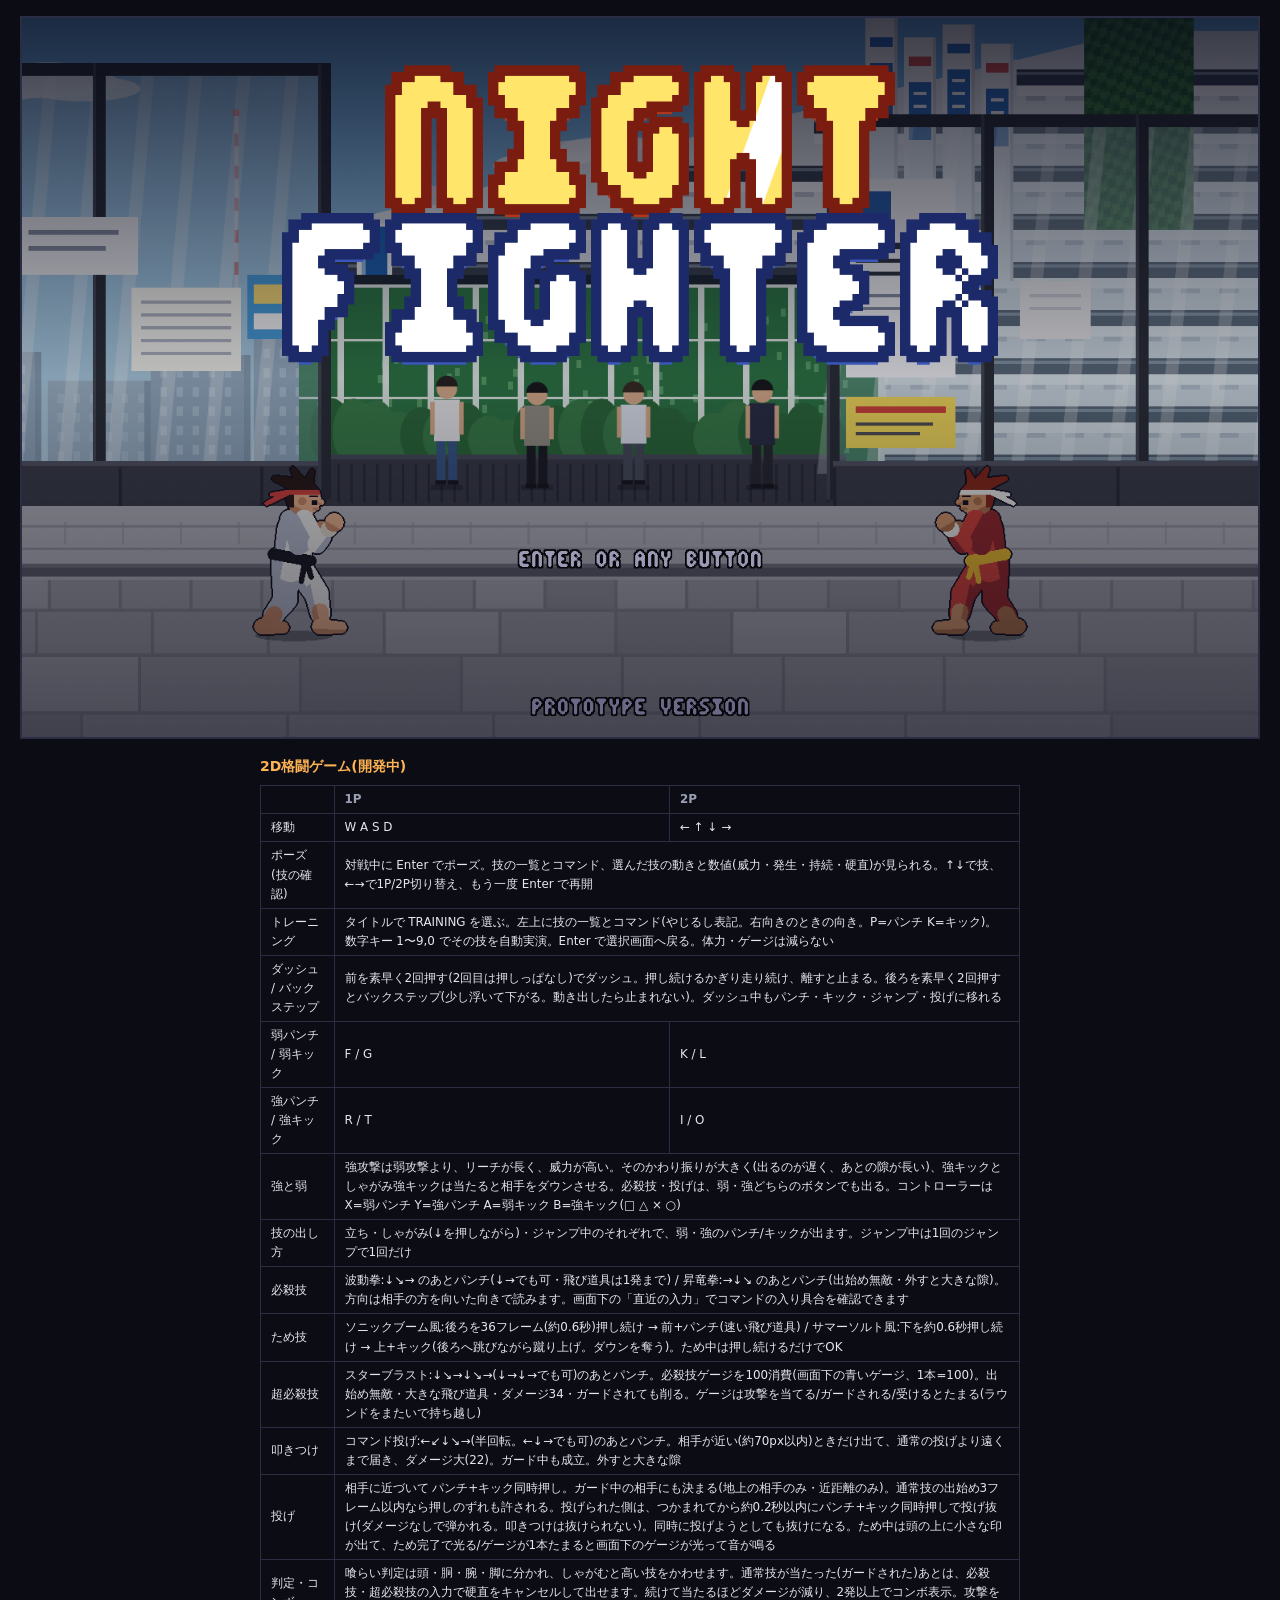
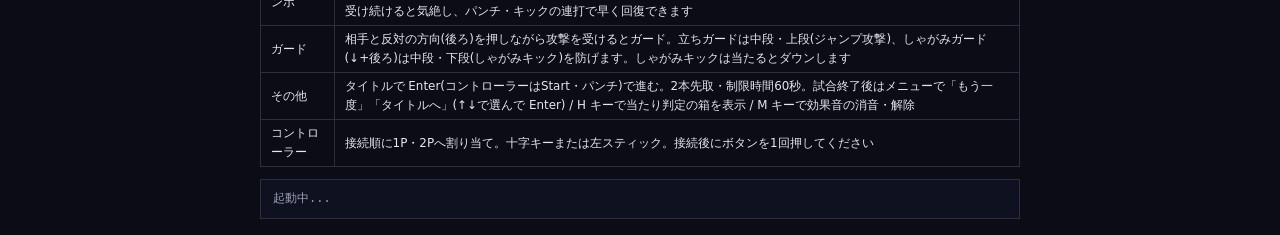
<file: index.html>
<!doctype html>
<html lang="ja">
<head>
<meta charset="utf-8">
<meta name="viewport" content="width=device-width, initial-scale=1">
<title>2D格闘ゲーム(開発中)</title>
<link rel="stylesheet" href="css/style.css">
</head>
<body>
<main>
  <div id="stage"><canvas id="screen" width="384" height="224"></canvas></div>

  <section class="panel">
    <h1>2D格闘ゲーム(開発中)</h1>
    <table>
      <tr><th></th><th>1P</th><th>2P</th></tr>
      <tr><td>移動</td><td>W A S D</td><td>← ↑ ↓ →</td></tr>
      <tr><td>ポーズ(技の確認)</td><td colspan="2">対戦中に Enter でポーズ。技の一覧とコマンド、選んだ技の動きと数値(威力・発生・持続・硬直)が見られる。↑↓で技、←→で1P/2P切り替え、もう一度 Enter で再開</td></tr>
      <tr><td>トレーニング</td><td colspan="2">タイトルで TRAINING を選ぶ。左上に技の一覧とコマンド(やじるし表記。右向きのときの向き。P=パンチ K=キック)。数字キー 1〜9,0 でその技を自動実演。Enter で選択画面へ戻る。体力・ゲージは減らない</td></tr>
      <tr><td>ダッシュ / バックステップ</td><td colspan="2">前を素早く2回押す(2回目は押しっぱなし)でダッシュ。押し続けるかぎり走り続け、離すと止まる。後ろを素早く2回押すとバックステップ(少し浮いて下がる。動き出したら止まれない)。ダッシュ中もパンチ・キック・ジャンプ・投げに移れる</td></tr>
      <tr><td>弱パンチ / 弱キック</td><td>F / G</td><td>K / L</td></tr>
      <tr><td>強パンチ / 強キック</td><td>R / T</td><td>I / O</td></tr>
      <tr><td>強と弱</td><td colspan="2">強攻撃は弱攻撃より、リーチが長く、威力が高い。そのかわり振りが大きく(出るのが遅く、あとの隙が長い)、強キックと しゃがみ強キックは当たると相手をダウンさせる。必殺技・投げは、弱・強どちらのボタンでも出る。コントローラーは X=弱パンチ Y=強パンチ A=弱キック B=強キック(□ △ × ○)</td></tr>
      <tr><td>技の出し方</td><td colspan="2">立ち・しゃがみ(↓を押しながら)・ジャンプ中のそれぞれで、弱・強のパンチ/キックが出ます。ジャンプ中は1回のジャンプで1回だけ</td></tr>
      <tr><td>必殺技</td><td colspan="2">波動拳:↓↘→ のあとパンチ(↓→でも可・飛び道具は1発まで) / 昇竜拳:→↓↘ のあとパンチ(出始め無敵・外すと大きな隙)。方向は相手の方を向いた向きで読みます。画面下の「直近の入力」でコマンドの入り具合を確認できます</td></tr>
      <tr><td>ため技</td><td colspan="2">ソニックブーム風:後ろを36フレーム(約0.6秒)押し続け → 前+パンチ(速い飛び道具) / サマーソルト風:下を約0.6秒押し続け → 上+キック(後ろへ跳びながら蹴り上げ。ダウンを奪う)。ため中は押し続けるだけでOK</td></tr>
      <tr><td>超必殺技</td><td colspan="2">スターブラスト:↓↘→↓↘→(↓→↓→でも可)のあとパンチ。必殺技ゲージを100消費(画面下の青いゲージ、1本=100)。出始め無敵・大きな飛び道具・ダメージ34・ガードされても削る。ゲージは攻撃を当てる/ガードされる/受けるとたまる(ラウンドをまたいで持ち越し)</td></tr>
      <tr><td>叩きつけ</td><td colspan="2">コマンド投げ:←↙↓↘→(半回転。←↓→でも可)のあとパンチ。相手が近い(約70px以内)ときだけ出て、通常の投げより遠くまで届き、ダメージ大(22)。ガード中も成立。外すと大きな隙</td></tr>
      <tr><td>投げ</td><td colspan="2">相手に近づいて パンチ+キック同時押し。ガード中の相手にも決まる(地上の相手のみ・近距離のみ)。通常技の出始め3フレーム以内なら押しのずれも許される。投げられた側は、つかまれてから約0.2秒以内にパンチ+キック同時押しで投げ抜け(ダメージなしで弾かれる。叩きつけは抜けられない)。同時に投げようとしても抜けになる。ため中は頭の上に小さな印が出て、ため完了で光る/ゲージが1本たまると画面下のゲージが光って音が鳴る</td></tr>
      <tr><td>判定・コンボ</td><td colspan="2">喰らい判定は頭・胴・腕・脚に分かれ、しゃがむと高い技をかわせます。通常技が当たった(ガードされた)あとは、必殺技・超必殺技の入力で硬直をキャンセルして出せます。続けて当たるほどダメージが減り、2発以上でコンボ表示。攻撃を受け続けると気絶し、パンチ・キックの連打で早く回復できます</td></tr>
      <tr><td>ガード</td><td colspan="2">相手と反対の方向(後ろ)を押しながら攻撃を受けるとガード。立ちガードは中段・上段(ジャンプ攻撃)、しゃがみガード(↓+後ろ)は中段・下段(しゃがみキック)を防げます。しゃがみキックは当たるとダウンします</td></tr>
      <tr><td>その他</td><td colspan="2">タイトルで Enter(コントローラーはStart・パンチ)で進む。2本先取・制限時間60秒。試合終了後はメニューで「もう一度」「タイトルへ」(↑↓で選んで Enter) / H キーで当たり判定の箱を表示 / M キーで効果音の消音・解除</td></tr>
      <tr><td>コントローラー</td><td colspan="2">接続順に1P・2Pへ割り当て。十字キーまたは左スティック。接続後にボタンを1回押してください</td></tr>
    </table>
    <pre id="debug">起動中...</pre>
  </section>
</main>

<!-- 読み込み順が依存順。上から順に読み込む -->
<script src="js/namespace.js"></script>

<script src="js/config/game.config.js"></script>
<script src="js/config/display.config.js"></script>
<script src="js/config/physics.config.js"></script>
<script src="js/config/combat.config.js"></script>
<script src="js/config/moves.config.js"></script>
<script src="js/config/characters.config.js"></script>
<script src="js/config/input.config.js"></script>
<script src="js/config/ai.config.js"></script>
<script src="js/config/sound.config.js"></script>
<script src="js/config/music.config.js"></script>

<script src="js/data/palettes.js"></script>
<script src="js/data/sprites.js"></script>
<script src="js/data/vec.js"></script>
<script src="assets/hero_sheet.data.js"></script>
<script src="assets/takahashi_k_sheet.data.js"></script>
<script src="assets/ishii_k_sheet.data.js"></script>
<script src="assets/imai_a_sheet.data.js"></script>
<script src="assets/face_takahashi.data.js"></script>
<script src="assets/parts_takahashi.data.js"></script>

<script src="js/core/inputHistory.js"></script>
<script src="js/core/input.js"></script>
<script src="js/core/loop.js"></script>
<script src="js/core/debug.js"></script>
<script src="js/core/sound.js"></script>
<script src="js/core/music.js"></script>
<script src="js/core/sceneManager.js"></script>

<script src="js/game/character.js"></script>
<script src="js/game/fighter.js"></script>
<script src="js/game/physics.js"></script>
<script src="js/game/combat.js"></script>
<script src="js/game/projectile.js"></script>
<script src="js/game/ai.js"></script>

<script src="js/render/font.js"></script>
<script src="js/render/effects.js"></script>
<script src="js/render/background.js"></script>
<script src="js/render/stageStreet.js"></script>
<script src="js/render/stageTokyo.js"></script>
<script src="js/render/stageKaraoke.js"></script>
<script src="js/render/stageScramble.js"></script>
<script src="js/render/stageSmoking.js"></script>
<script src="js/render/stageSeibu.js"></script>
<script src="js/render/ui.js"></script>
<script src="js/render/renderer.js"></script>
<script src="js/render/portrait.js"></script>

<script src="js/scenes/battle.js"></script>
<script src="js/scenes/title.js"></script>
<script src="js/scenes/select.js"></script>
<script src="js/scenes/versus.js"></script>

<script src="js/main.js"></script>
</body>
</html>
</file>
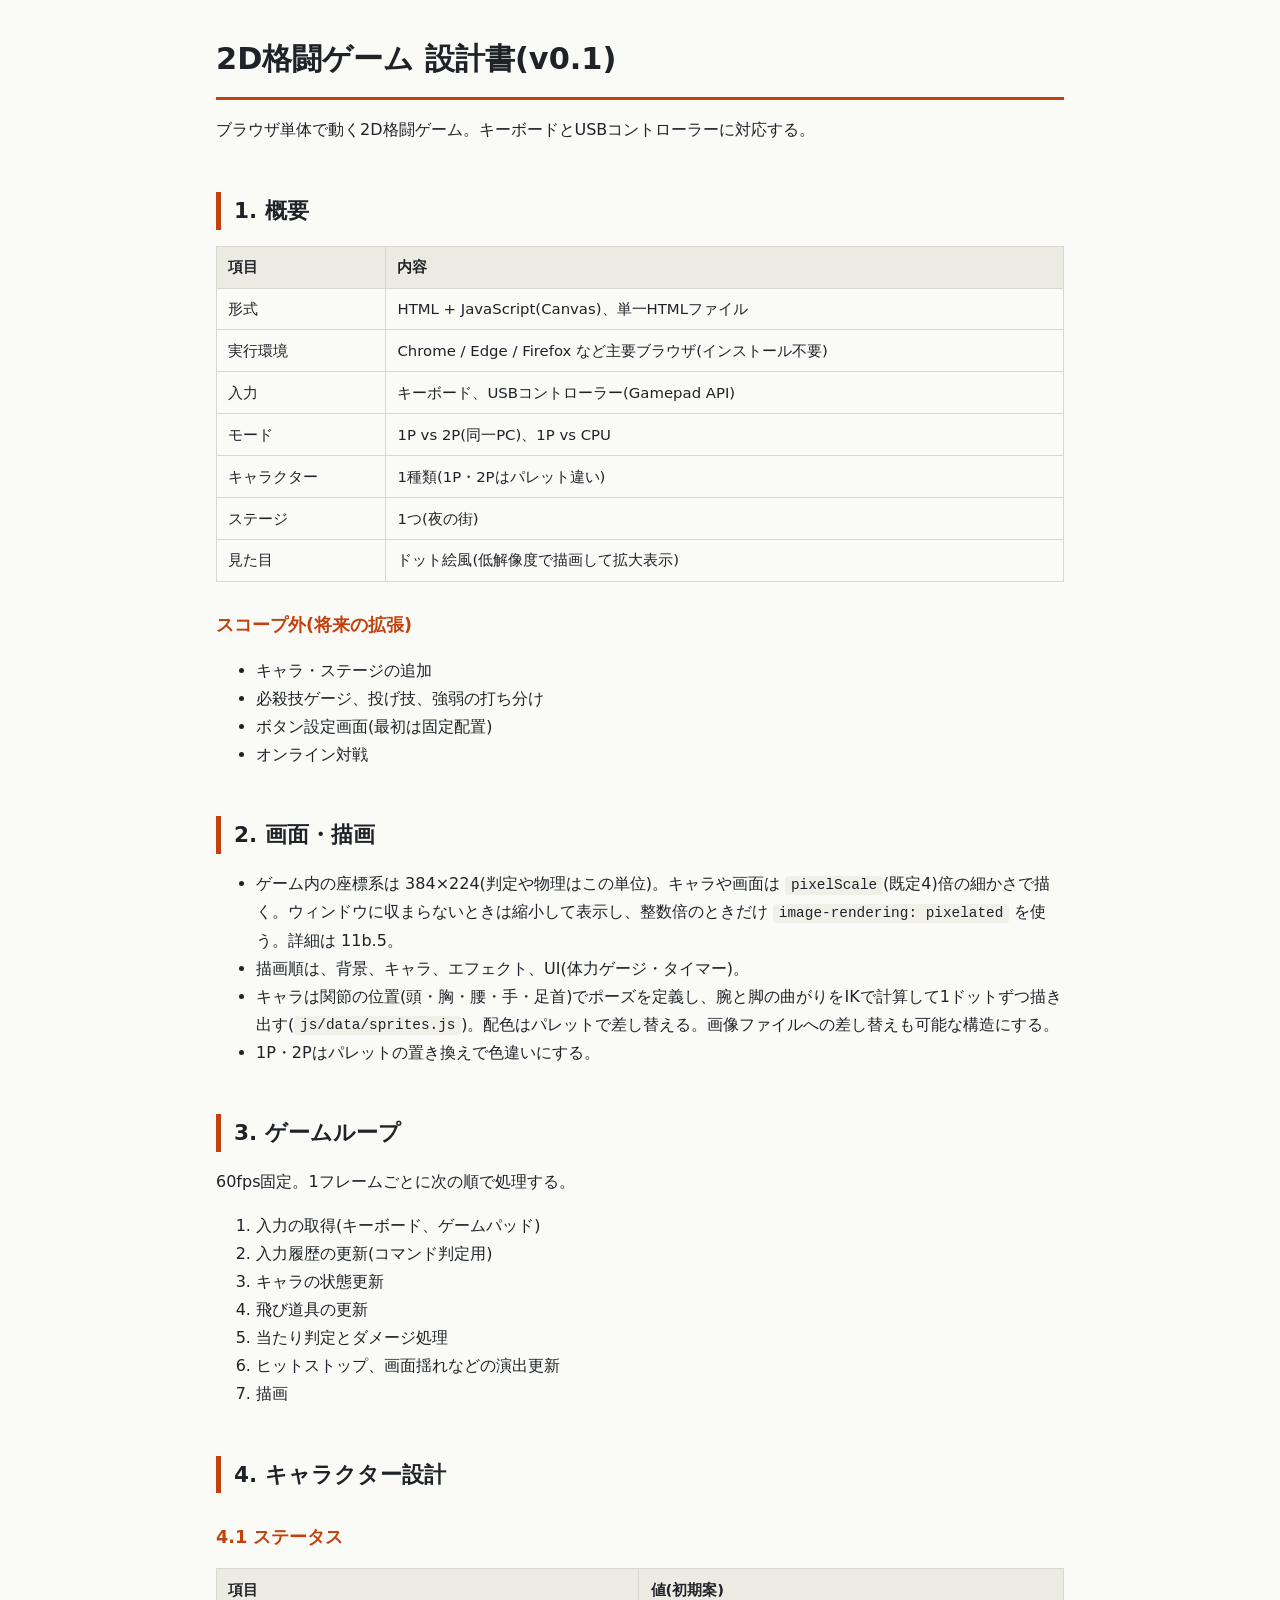
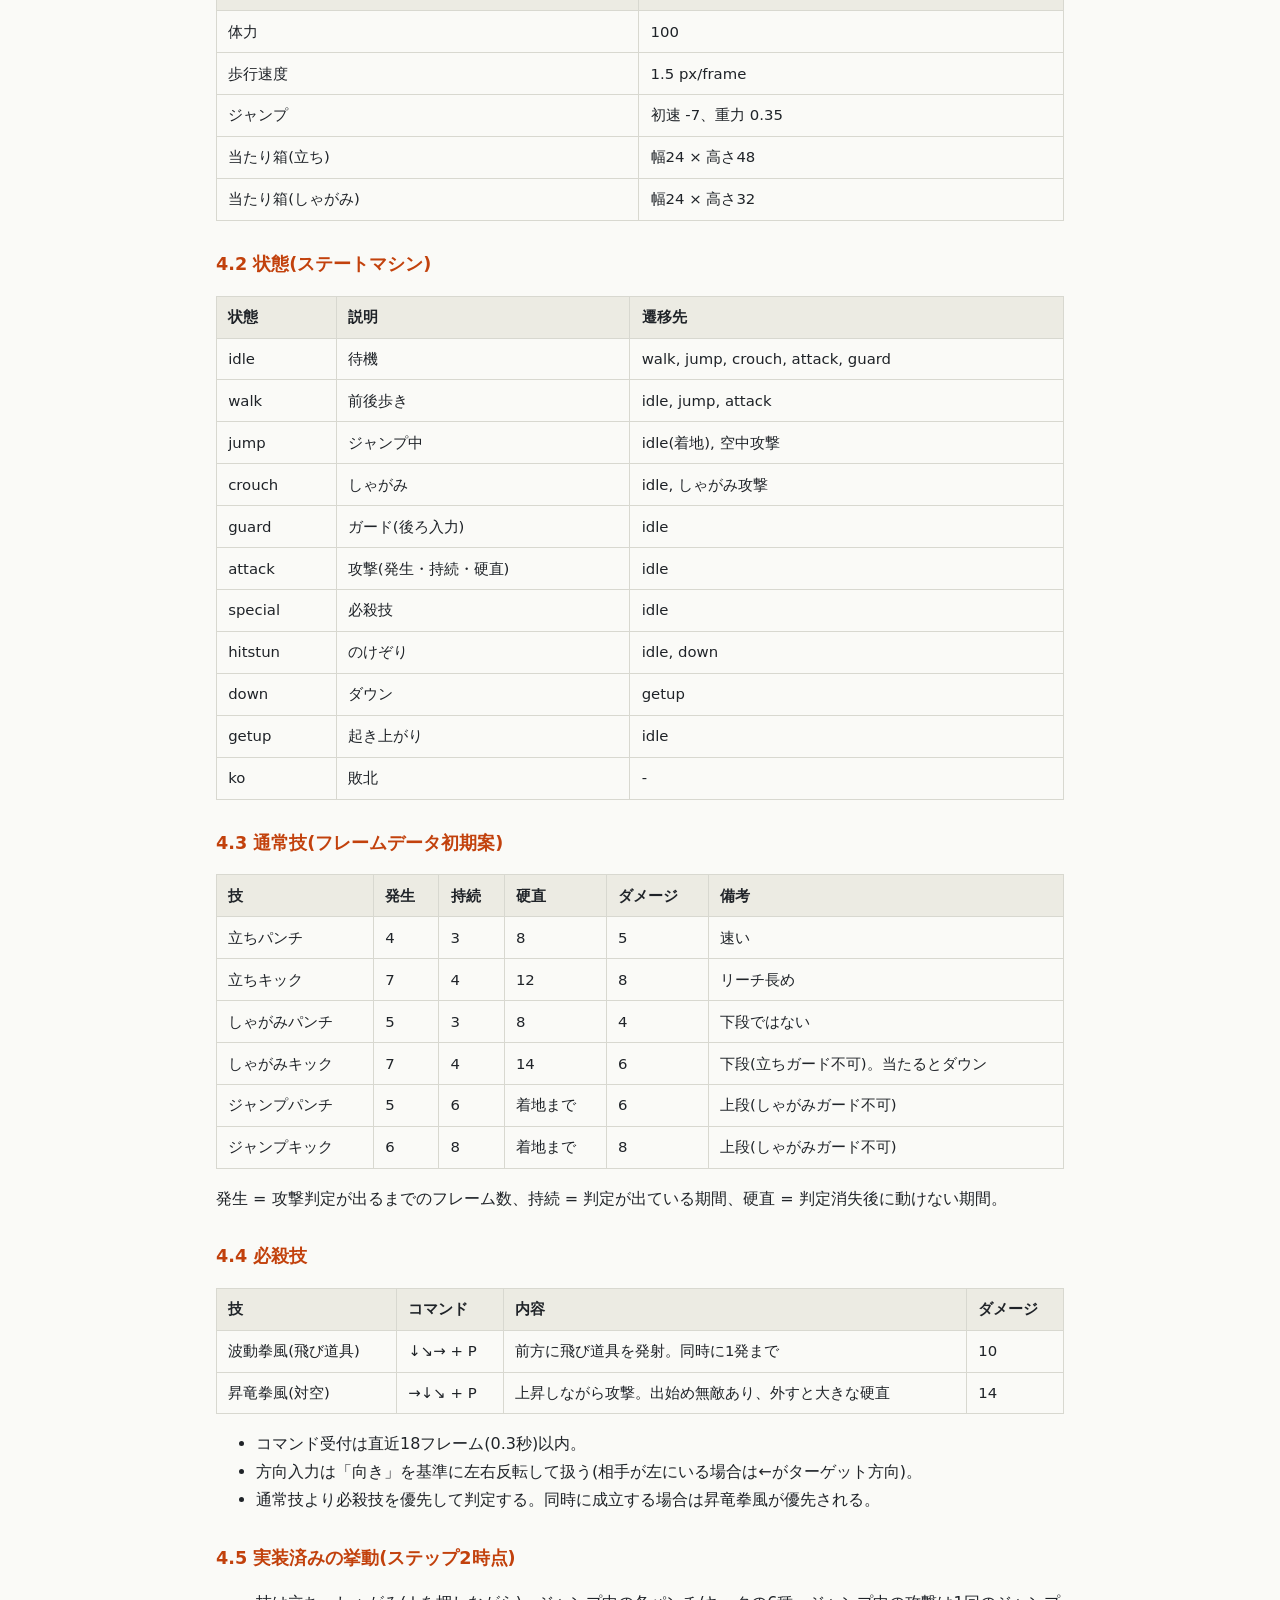
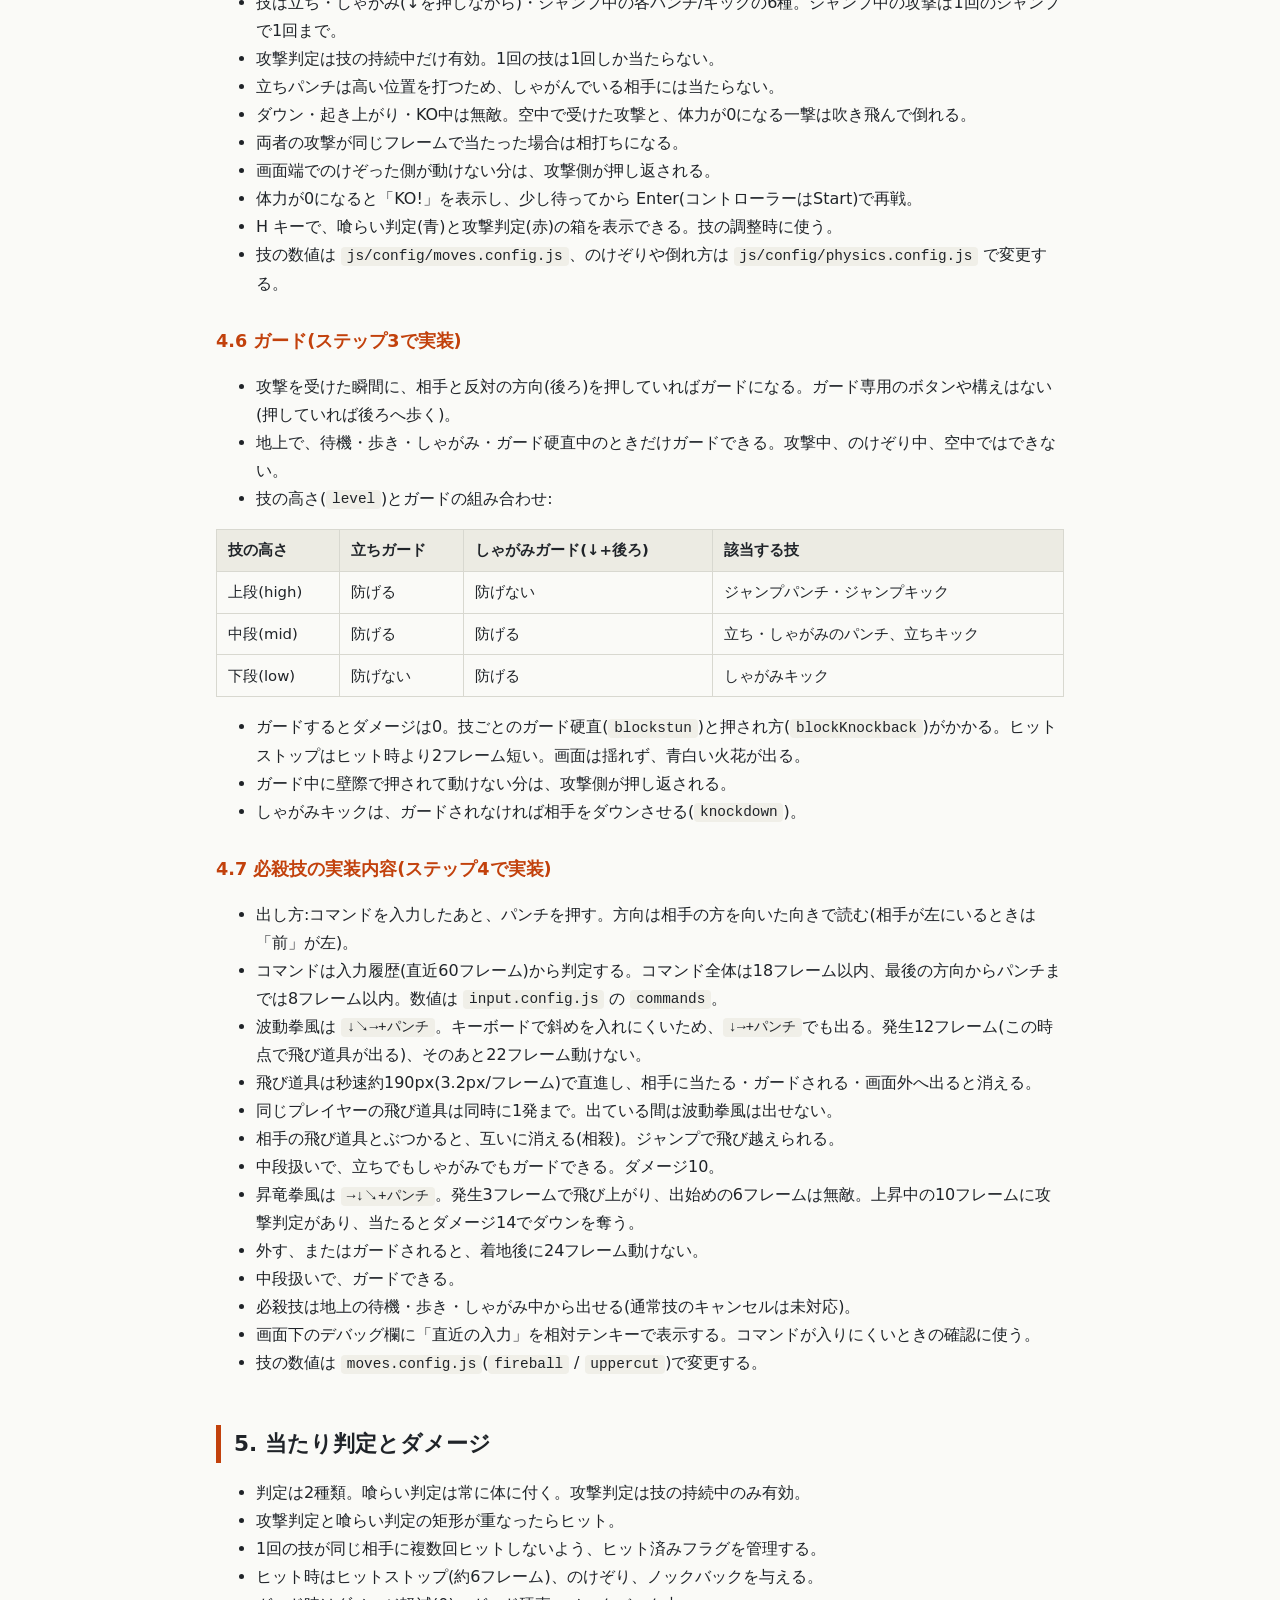
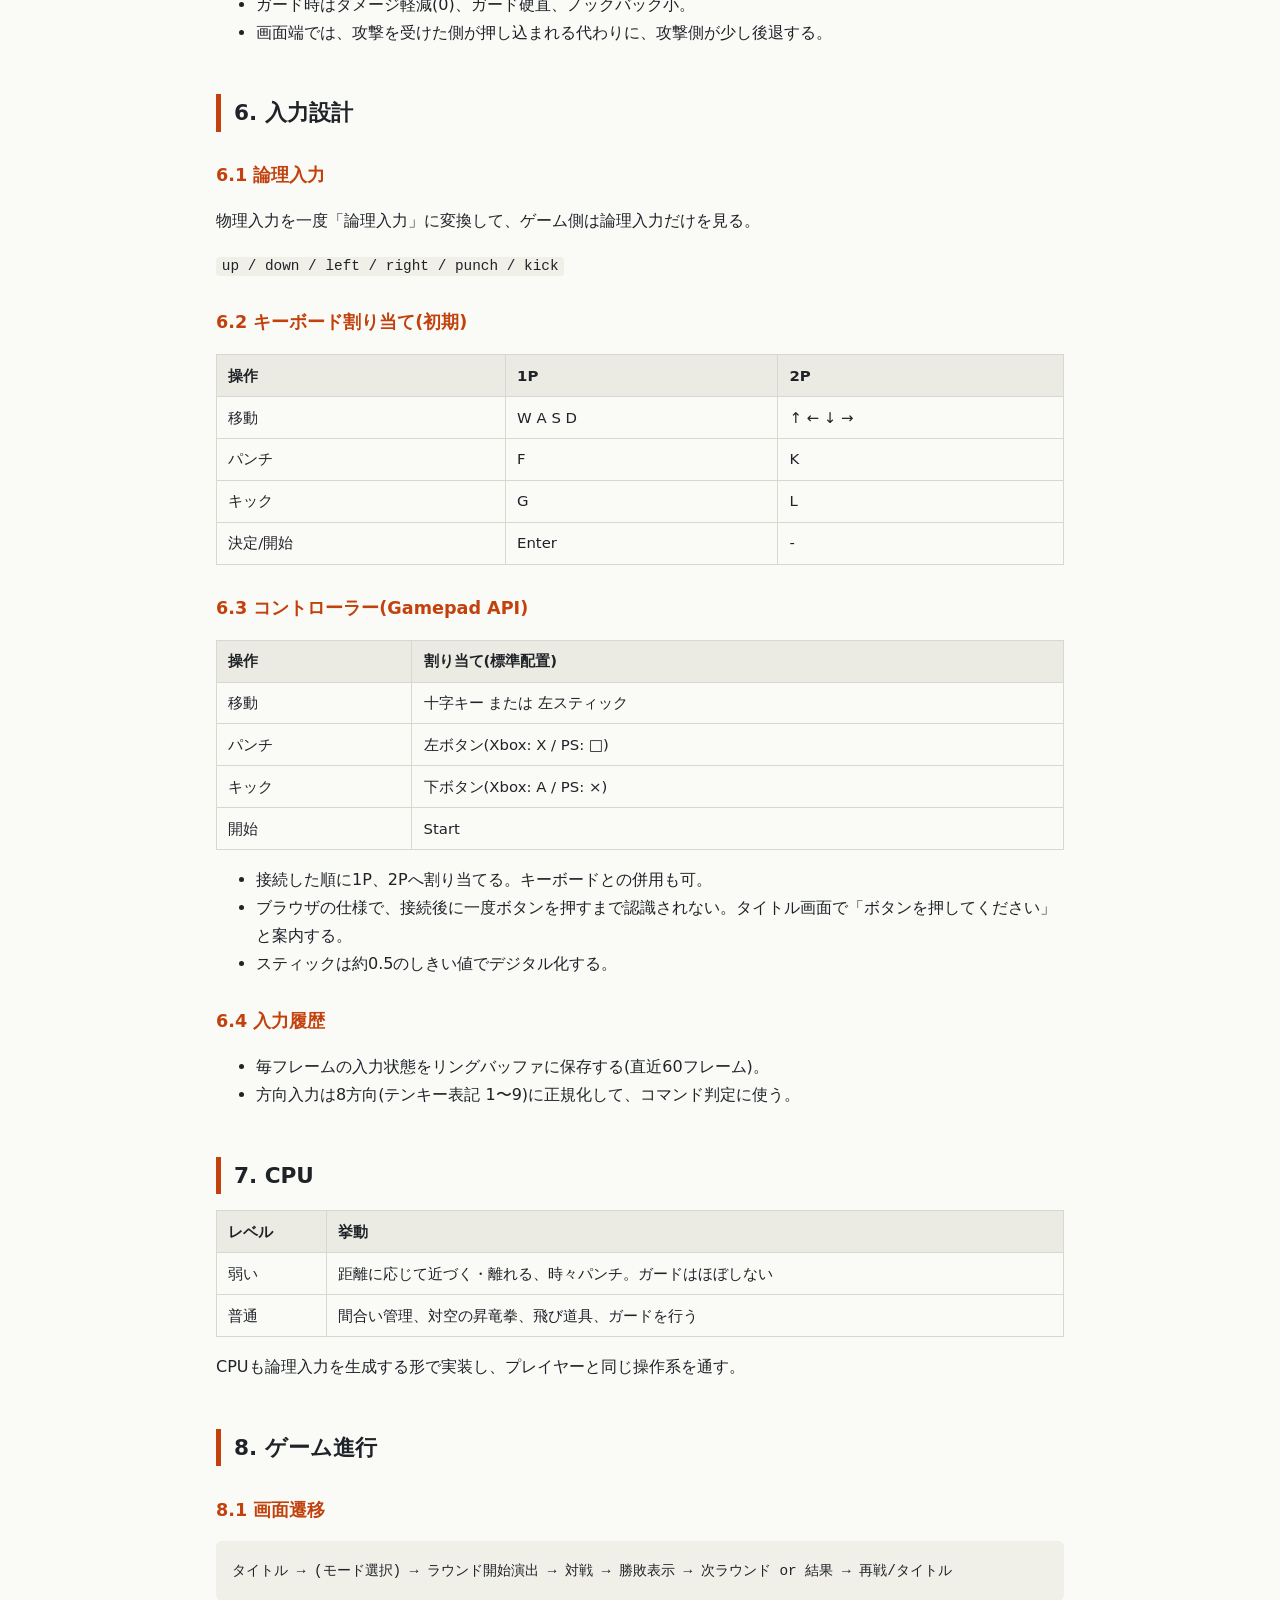
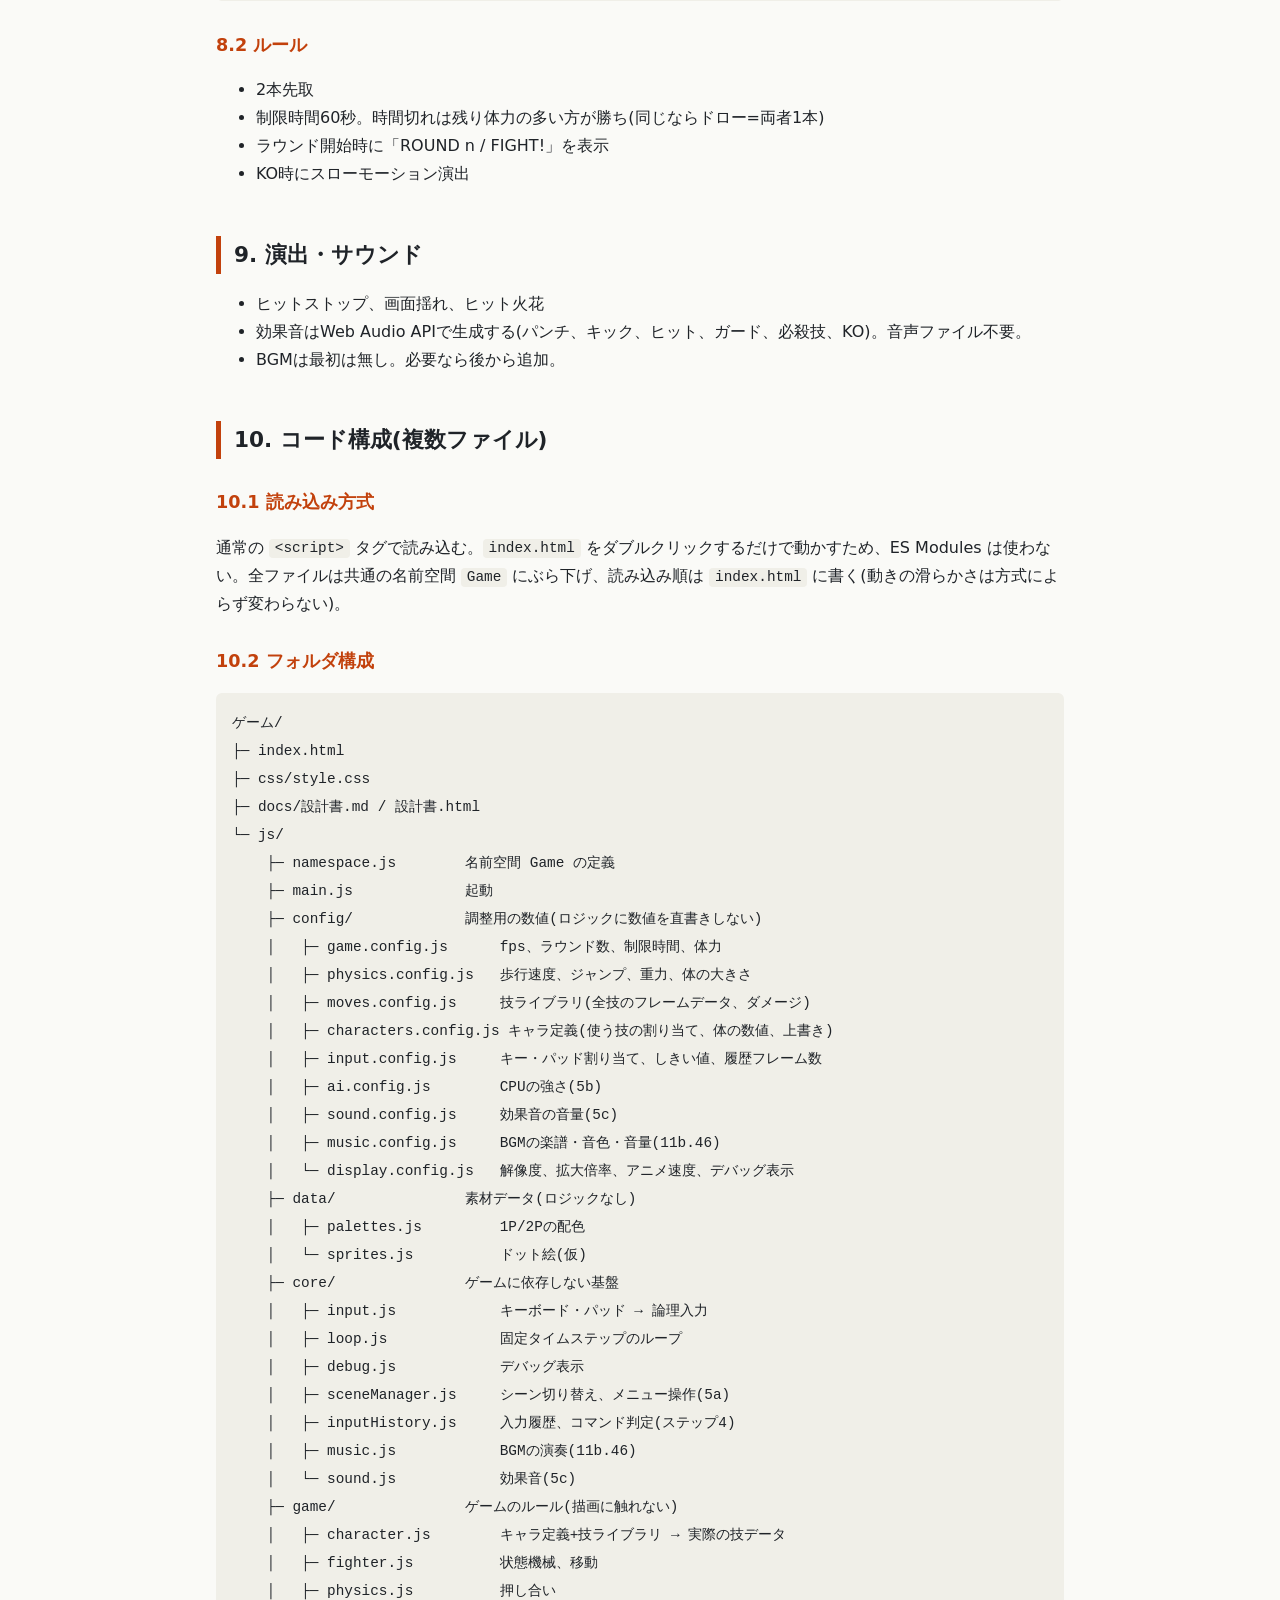
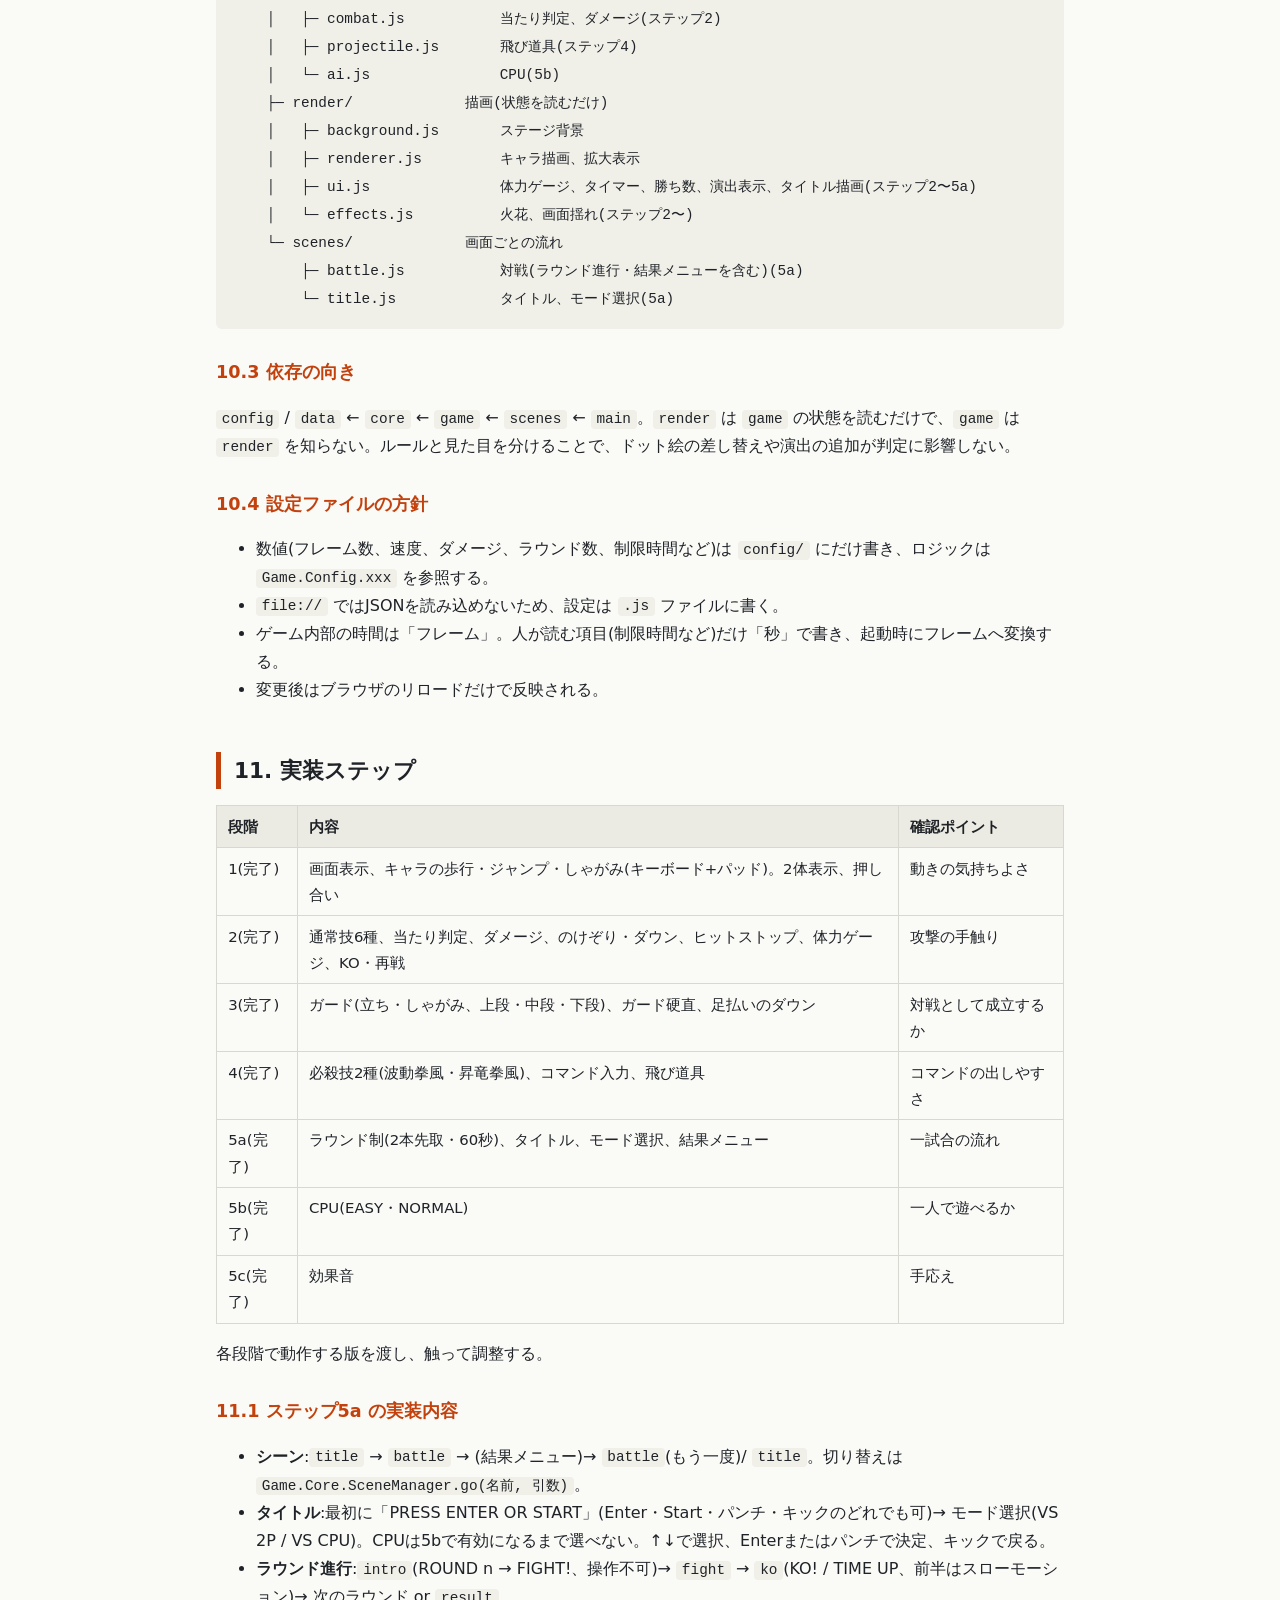
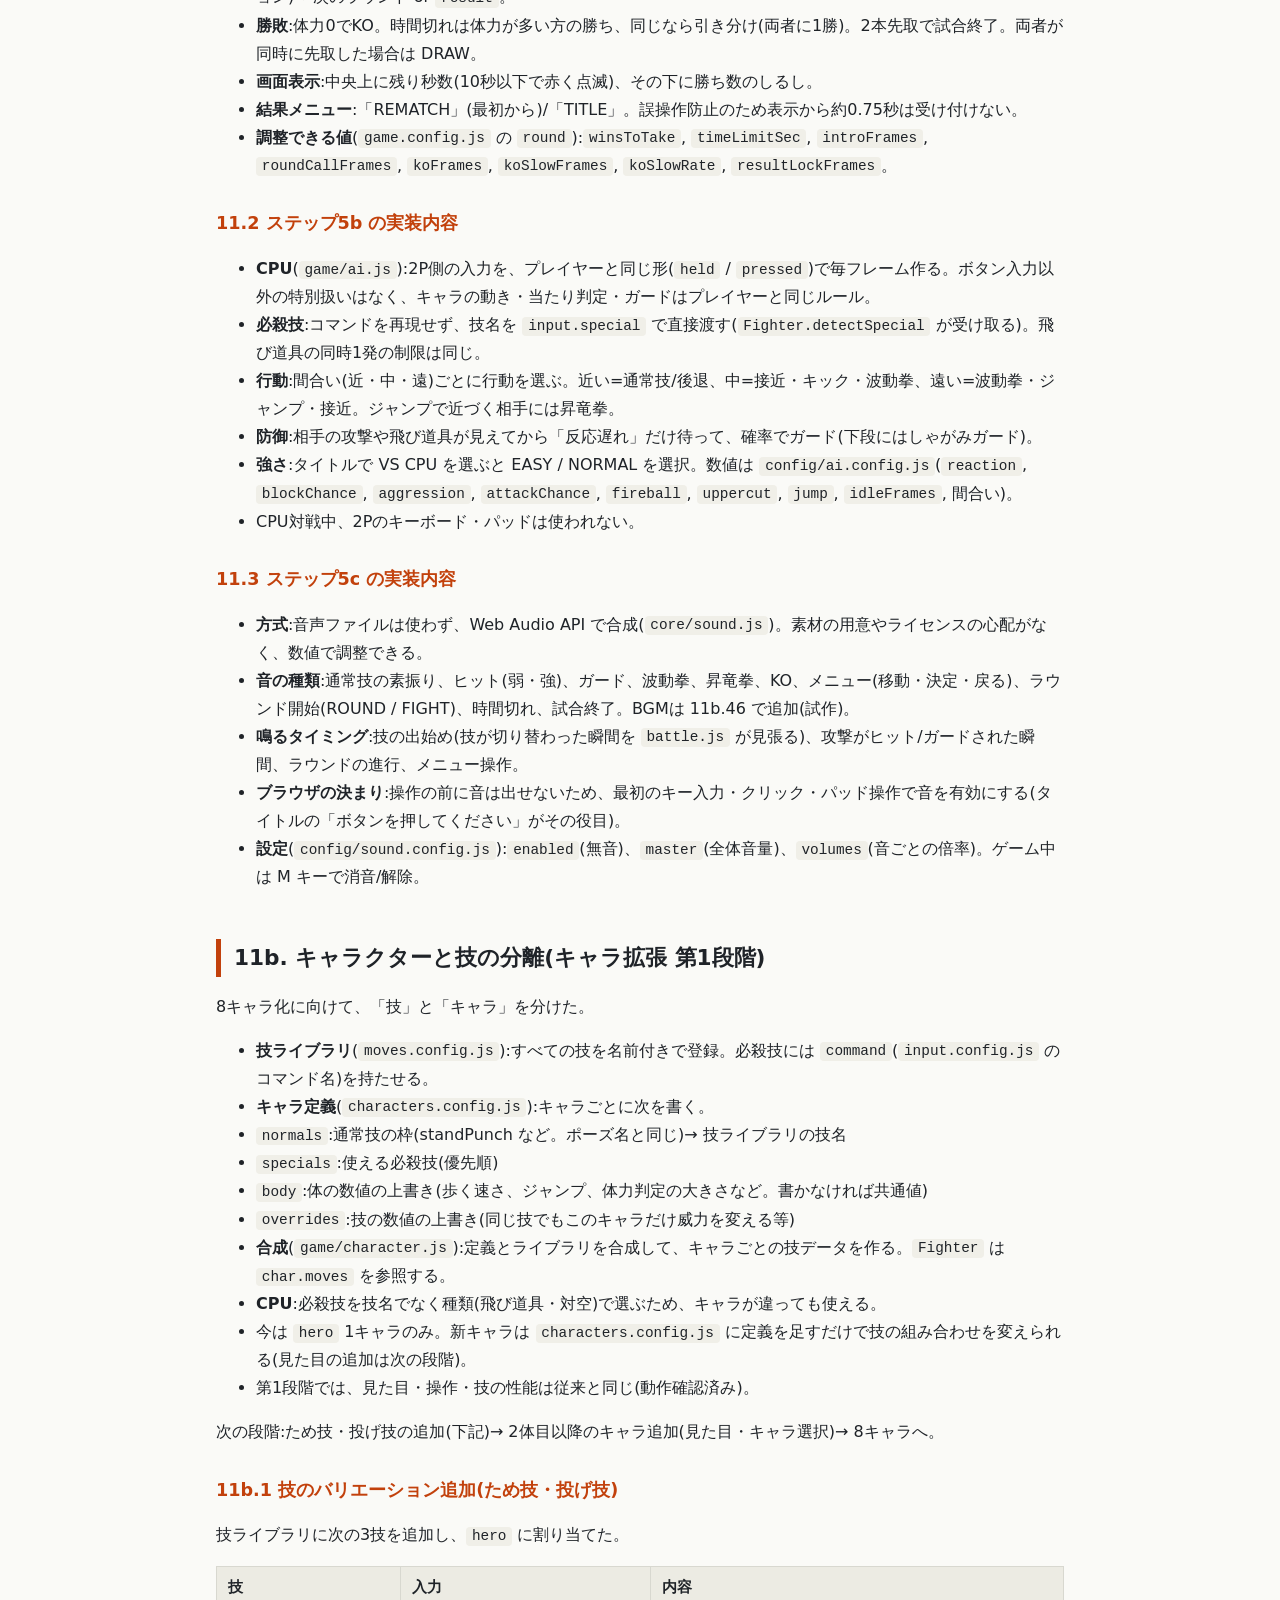
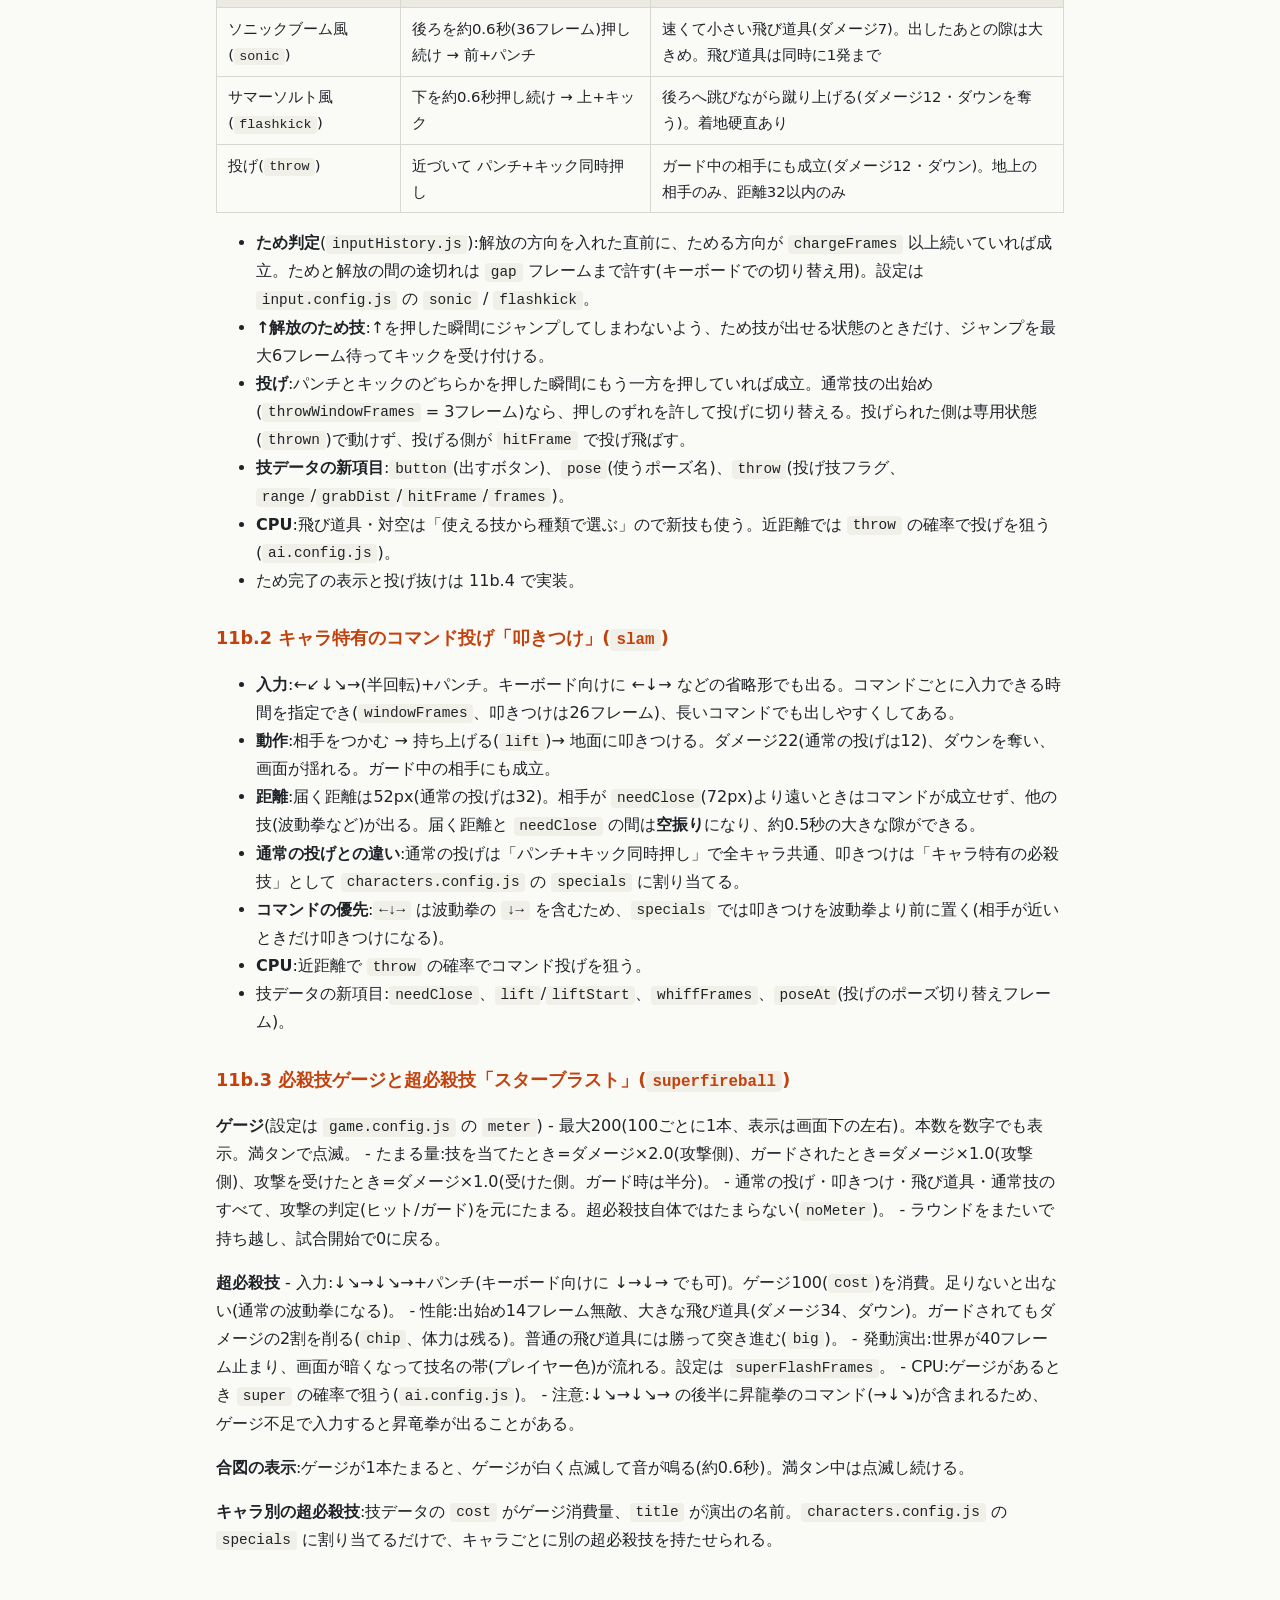
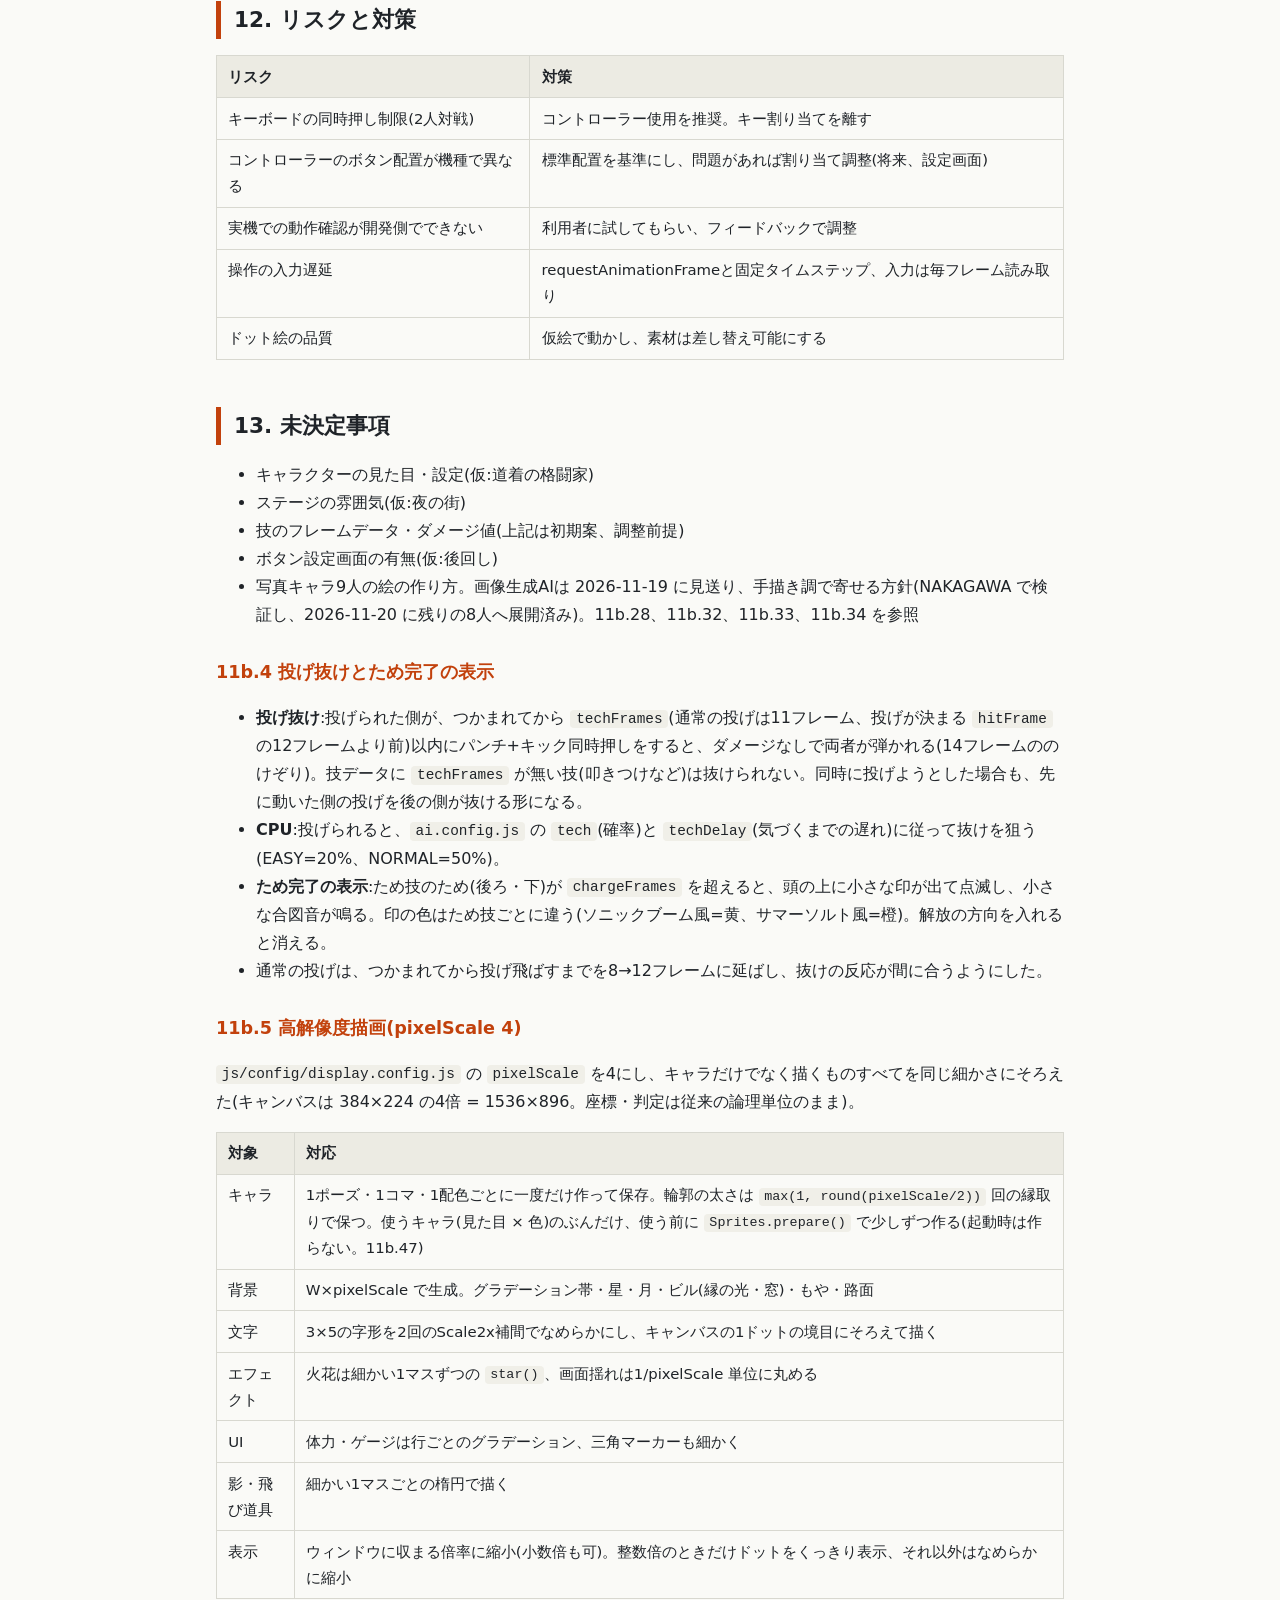
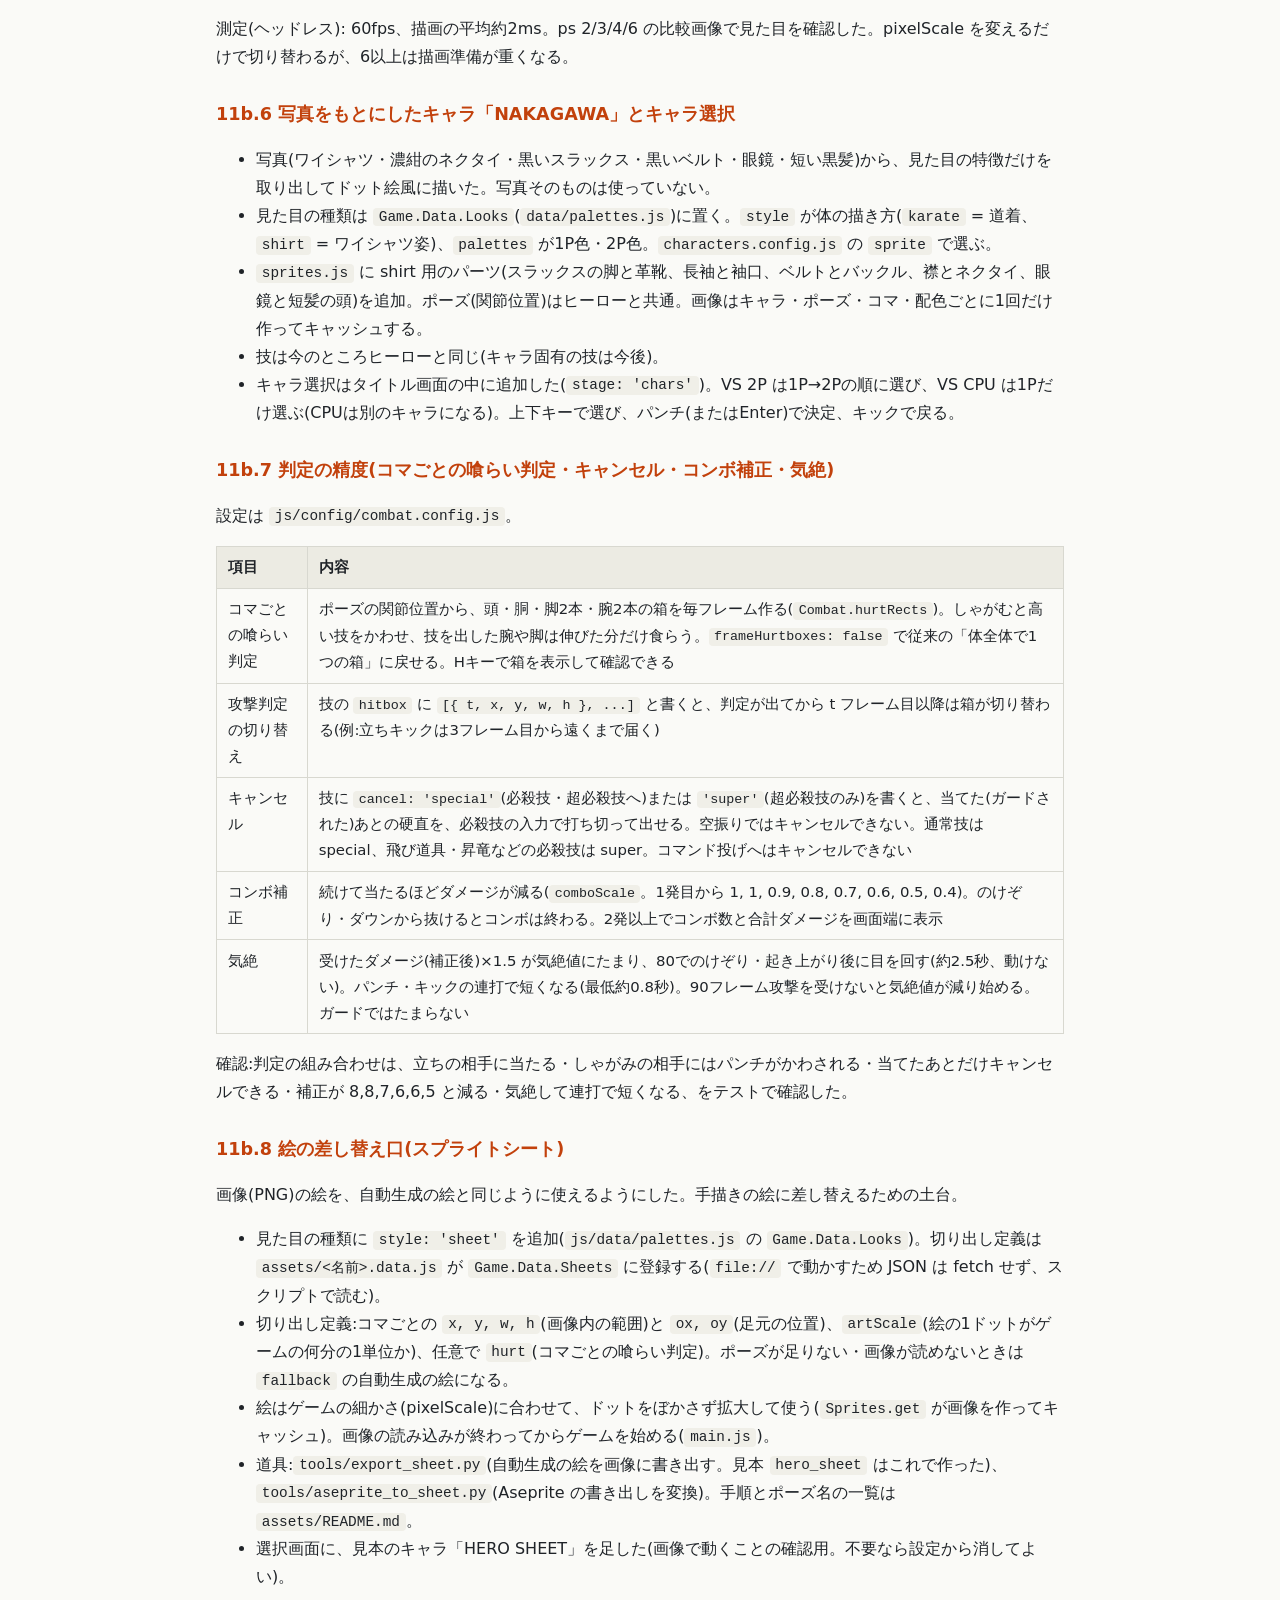
<file: docs/設計書.html>
<!doctype html>
<html lang="ja">
<head>
<meta charset="utf-8">
<meta name="viewport" content="width=device-width, initial-scale=1">
<title>2D格闘ゲーム 設計書</title>
<style>
:root { --bg:#fafaf7; --fg:#1f2328; --muted:#5b636b; --line:#d8d8d0; --accent:#c2410c; --code:#f0efe8; --th:#ecebe3; }
@media (prefers-color-scheme: dark) {
  :root { --bg:#16181b; --fg:#e6e6e3; --muted:#9aa1a8; --line:#33373c; --accent:#fb923c; --code:#1f2226; --th:#23272c; }
}
* { box-sizing:border-box; }
body { margin:0; background:var(--bg); color:var(--fg); font:16px/1.75 system-ui,"Hiragino Sans","Yu Gothic UI","Meiryo",sans-serif; }
main { max-width:880px; margin:0 auto; padding:32px 16px 80px; }
h1 { font-size:1.9rem; margin:0 0 .5em; padding-bottom:.4em; border-bottom:3px solid var(--accent); }
h2 { font-size:1.35rem; margin:2.2em 0 .6em; padding-left:.6em; border-left:5px solid var(--accent); }
h3 { font-size:1.1rem; margin:1.6em 0 .4em; color:var(--accent); }
p, li { overflow-wrap:anywhere; }
.tablewrap { overflow-x:auto; margin:1em 0; }
table { border-collapse:collapse; width:100%; font-size:.93rem; }
th, td { border:1px solid var(--line); padding:.5em .75em; text-align:left; vertical-align:top; }
th { background:var(--th); white-space:nowrap; }
code { background:var(--code); padding:.1em .4em; border-radius:4px; font-size:.9em; }
pre { background:var(--code); padding:1em; border-radius:6px; overflow-x:auto; }
pre code { padding:0; background:none; }
.toc { background:var(--code); border:1px solid var(--line); border-radius:8px; padding:.6em 1.2em; margin:1.2em 0 2em; }
.toc ul { margin:.3em 0; padding-left:1.2em; }
.toc a { color:var(--fg); text-decoration:none; }
.toc a:hover { color:var(--accent); text-decoration:underline; }
</style>
</head>
<body>
<main>
<h1 id="2d-v01">2D格闘ゲーム 設計書(v0.1)</h1>
<p>ブラウザ単体で動く2D格闘ゲーム。キーボードとUSBコントローラーに対応する。</p>
<h2 id="1">1. 概要</h2>
<table>
<thead>
<tr>
<th>項目</th>
<th>内容</th>
</tr>
</thead>
<tbody>
<tr>
<td>形式</td>
<td>HTML + JavaScript(Canvas)、単一HTMLファイル</td>
</tr>
<tr>
<td>実行環境</td>
<td>Chrome / Edge / Firefox など主要ブラウザ(インストール不要)</td>
</tr>
<tr>
<td>入力</td>
<td>キーボード、USBコントローラー(Gamepad API)</td>
</tr>
<tr>
<td>モード</td>
<td>1P vs 2P(同一PC)、1P vs CPU</td>
</tr>
<tr>
<td>キャラクター</td>
<td>1種類(1P・2Pはパレット違い)</td>
</tr>
<tr>
<td>ステージ</td>
<td>1つ(夜の街)</td>
</tr>
<tr>
<td>見た目</td>
<td>ドット絵風(低解像度で描画して拡大表示)</td>
</tr>
</tbody>
</table>
<h3 id="_1">スコープ外(将来の拡張)</h3>
<ul>
<li>キャラ・ステージの追加</li>
<li>必殺技ゲージ、投げ技、強弱の打ち分け</li>
<li>ボタン設定画面(最初は固定配置)</li>
<li>オンライン対戦</li>
</ul>
<h2 id="2">2. 画面・描画</h2>
<ul>
<li>ゲーム内の座標系は 384×224(判定や物理はこの単位)。キャラや画面は <code>pixelScale</code>(既定4)倍の細かさで描く。ウィンドウに収まらないときは縮小して表示し、整数倍のときだけ <code>image-rendering: pixelated</code> を使う。詳細は 11b.5。</li>
<li>描画順は、背景、キャラ、エフェクト、UI(体力ゲージ・タイマー)。</li>
<li>キャラは関節の位置(頭・胸・腰・手・足首)でポーズを定義し、腕と脚の曲がりをIKで計算して1ドットずつ描き出す(<code>js/data/sprites.js</code>)。配色はパレットで差し替える。画像ファイルへの差し替えも可能な構造にする。</li>
<li>1P・2Pはパレットの置き換えで色違いにする。</li>
</ul>
<h2 id="3">3. ゲームループ</h2>
<p>60fps固定。1フレームごとに次の順で処理する。</p>
<ol>
<li>入力の取得(キーボード、ゲームパッド)</li>
<li>入力履歴の更新(コマンド判定用)</li>
<li>キャラの状態更新</li>
<li>飛び道具の更新</li>
<li>当たり判定とダメージ処理</li>
<li>ヒットストップ、画面揺れなどの演出更新</li>
<li>描画</li>
</ol>
<h2 id="4">4. キャラクター設計</h2>
<h3 id="41">4.1 ステータス</h3>
<table>
<thead>
<tr>
<th>項目</th>
<th>値(初期案)</th>
</tr>
</thead>
<tbody>
<tr>
<td>体力</td>
<td>100</td>
</tr>
<tr>
<td>歩行速度</td>
<td>1.5 px/frame</td>
</tr>
<tr>
<td>ジャンプ</td>
<td>初速 -7、重力 0.35</td>
</tr>
<tr>
<td>当たり箱(立ち)</td>
<td>幅24 × 高さ48</td>
</tr>
<tr>
<td>当たり箱(しゃがみ)</td>
<td>幅24 × 高さ32</td>
</tr>
</tbody>
</table>
<h3 id="42">4.2 状態(ステートマシン)</h3>
<table>
<thead>
<tr>
<th>状態</th>
<th>説明</th>
<th>遷移先</th>
</tr>
</thead>
<tbody>
<tr>
<td>idle</td>
<td>待機</td>
<td>walk, jump, crouch, attack, guard</td>
</tr>
<tr>
<td>walk</td>
<td>前後歩き</td>
<td>idle, jump, attack</td>
</tr>
<tr>
<td>jump</td>
<td>ジャンプ中</td>
<td>idle(着地), 空中攻撃</td>
</tr>
<tr>
<td>crouch</td>
<td>しゃがみ</td>
<td>idle, しゃがみ攻撃</td>
</tr>
<tr>
<td>guard</td>
<td>ガード(後ろ入力)</td>
<td>idle</td>
</tr>
<tr>
<td>attack</td>
<td>攻撃(発生・持続・硬直)</td>
<td>idle</td>
</tr>
<tr>
<td>special</td>
<td>必殺技</td>
<td>idle</td>
</tr>
<tr>
<td>hitstun</td>
<td>のけぞり</td>
<td>idle, down</td>
</tr>
<tr>
<td>down</td>
<td>ダウン</td>
<td>getup</td>
</tr>
<tr>
<td>getup</td>
<td>起き上がり</td>
<td>idle</td>
</tr>
<tr>
<td>ko</td>
<td>敗北</td>
<td>-</td>
</tr>
</tbody>
</table>
<h3 id="43">4.3 通常技(フレームデータ初期案)</h3>
<table>
<thead>
<tr>
<th>技</th>
<th>発生</th>
<th>持続</th>
<th>硬直</th>
<th>ダメージ</th>
<th>備考</th>
</tr>
</thead>
<tbody>
<tr>
<td>立ちパンチ</td>
<td>4</td>
<td>3</td>
<td>8</td>
<td>5</td>
<td>速い</td>
</tr>
<tr>
<td>立ちキック</td>
<td>7</td>
<td>4</td>
<td>12</td>
<td>8</td>
<td>リーチ長め</td>
</tr>
<tr>
<td>しゃがみパンチ</td>
<td>5</td>
<td>3</td>
<td>8</td>
<td>4</td>
<td>下段ではない</td>
</tr>
<tr>
<td>しゃがみキック</td>
<td>7</td>
<td>4</td>
<td>14</td>
<td>6</td>
<td>下段(立ちガード不可)。当たるとダウン</td>
</tr>
<tr>
<td>ジャンプパンチ</td>
<td>5</td>
<td>6</td>
<td>着地まで</td>
<td>6</td>
<td>上段(しゃがみガード不可)</td>
</tr>
<tr>
<td>ジャンプキック</td>
<td>6</td>
<td>8</td>
<td>着地まで</td>
<td>8</td>
<td>上段(しゃがみガード不可)</td>
</tr>
</tbody>
</table>
<p>発生 = 攻撃判定が出るまでのフレーム数、持続 = 判定が出ている期間、硬直 = 判定消失後に動けない期間。</p>
<h3 id="44">4.4 必殺技</h3>
<table>
<thead>
<tr>
<th>技</th>
<th>コマンド</th>
<th>内容</th>
<th>ダメージ</th>
</tr>
</thead>
<tbody>
<tr>
<td>波動拳風(飛び道具)</td>
<td>↓↘→ + P</td>
<td>前方に飛び道具を発射。同時に1発まで</td>
<td>10</td>
</tr>
<tr>
<td>昇竜拳風(対空)</td>
<td>→↓↘ + P</td>
<td>上昇しながら攻撃。出始め無敵あり、外すと大きな硬直</td>
<td>14</td>
</tr>
</tbody>
</table>
<ul>
<li>コマンド受付は直近18フレーム(0.3秒)以内。</li>
<li>方向入力は「向き」を基準に左右反転して扱う(相手が左にいる場合は←がターゲット方向)。</li>
<li>通常技より必殺技を優先して判定する。同時に成立する場合は昇竜拳風が優先される。</li>
</ul>
<h3 id="45-2">4.5 実装済みの挙動(ステップ2時点)</h3>
<ul>
<li>技は立ち・しゃがみ(↓を押しながら)・ジャンプ中の各パンチ/キックの6種。ジャンプ中の攻撃は1回のジャンプで1回まで。</li>
<li>攻撃判定は技の持続中だけ有効。1回の技は1回しか当たらない。</li>
<li>立ちパンチは高い位置を打つため、しゃがんでいる相手には当たらない。</li>
<li>ダウン・起き上がり・KO中は無敵。空中で受けた攻撃と、体力が0になる一撃は吹き飛んで倒れる。</li>
<li>両者の攻撃が同じフレームで当たった場合は相打ちになる。</li>
<li>画面端でのけぞった側が動けない分は、攻撃側が押し返される。</li>
<li>体力が0になると「KO!」を表示し、少し待ってから Enter(コントローラーはStart)で再戦。</li>
<li>H キーで、喰らい判定(青)と攻撃判定(赤)の箱を表示できる。技の調整時に使う。</li>
<li>技の数値は <code>js/config/moves.config.js</code>、のけぞりや倒れ方は <code>js/config/physics.config.js</code> で変更する。</li>
</ul>
<h3 id="46-3">4.6 ガード(ステップ3で実装)</h3>
<ul>
<li>攻撃を受けた瞬間に、相手と反対の方向(後ろ)を押していればガードになる。ガード専用のボタンや構えはない(押していれば後ろへ歩く)。</li>
<li>地上で、待機・歩き・しゃがみ・ガード硬直中のときだけガードできる。攻撃中、のけぞり中、空中ではできない。</li>
<li>技の高さ(<code>level</code>)とガードの組み合わせ:</li>
</ul>
<table>
<thead>
<tr>
<th>技の高さ</th>
<th>立ちガード</th>
<th>しゃがみガード(↓+後ろ)</th>
<th>該当する技</th>
</tr>
</thead>
<tbody>
<tr>
<td>上段(high)</td>
<td>防げる</td>
<td>防げない</td>
<td>ジャンプパンチ・ジャンプキック</td>
</tr>
<tr>
<td>中段(mid)</td>
<td>防げる</td>
<td>防げる</td>
<td>立ち・しゃがみのパンチ、立ちキック</td>
</tr>
<tr>
<td>下段(low)</td>
<td>防げない</td>
<td>防げる</td>
<td>しゃがみキック</td>
</tr>
</tbody>
</table>
<ul>
<li>ガードするとダメージは0。技ごとのガード硬直(<code>blockstun</code>)と押され方(<code>blockKnockback</code>)がかかる。ヒットストップはヒット時より2フレーム短い。画面は揺れず、青白い火花が出る。</li>
<li>ガード中に壁際で押されて動けない分は、攻撃側が押し返される。</li>
<li>しゃがみキックは、ガードされなければ相手をダウンさせる(<code>knockdown</code>)。</li>
</ul>
<h3 id="47-4">4.7 必殺技の実装内容(ステップ4で実装)</h3>
<ul>
<li>出し方:コマンドを入力したあと、パンチを押す。方向は相手の方を向いた向きで読む(相手が左にいるときは「前」が左)。</li>
<li>コマンドは入力履歴(直近60フレーム)から判定する。コマンド全体は18フレーム以内、最後の方向からパンチまでは8フレーム以内。数値は <code>input.config.js</code> の <code>commands</code>。</li>
<li>波動拳風は <code>↓↘→+パンチ</code>。キーボードで斜めを入れにくいため、<code>↓→+パンチ</code>でも出る。発生12フレーム(この時点で飛び道具が出る)、そのあと22フレーム動けない。</li>
<li>飛び道具は秒速約190px(3.2px/フレーム)で直進し、相手に当たる・ガードされる・画面外へ出ると消える。</li>
<li>同じプレイヤーの飛び道具は同時に1発まで。出ている間は波動拳風は出せない。</li>
<li>相手の飛び道具とぶつかると、互いに消える(相殺)。ジャンプで飛び越えられる。</li>
<li>中段扱いで、立ちでもしゃがみでもガードできる。ダメージ10。</li>
<li>昇竜拳風は <code>→↓↘+パンチ</code>。発生3フレームで飛び上がり、出始めの6フレームは無敵。上昇中の10フレームに攻撃判定があり、当たるとダメージ14でダウンを奪う。</li>
<li>外す、またはガードされると、着地後に24フレーム動けない。</li>
<li>中段扱いで、ガードできる。</li>
<li>必殺技は地上の待機・歩き・しゃがみ中から出せる(通常技のキャンセルは未対応)。</li>
<li>画面下のデバッグ欄に「直近の入力」を相対テンキーで表示する。コマンドが入りにくいときの確認に使う。</li>
<li>技の数値は <code>moves.config.js</code>(<code>fireball</code> / <code>uppercut</code>)で変更する。</li>
</ul>
<h2 id="5">5. 当たり判定とダメージ</h2>
<ul>
<li>判定は2種類。喰らい判定は常に体に付く。攻撃判定は技の持続中のみ有効。</li>
<li>攻撃判定と喰らい判定の矩形が重なったらヒット。</li>
<li>1回の技が同じ相手に複数回ヒットしないよう、ヒット済みフラグを管理する。</li>
<li>ヒット時はヒットストップ(約6フレーム)、のけぞり、ノックバックを与える。</li>
<li>ガード時はダメージ軽減(0)、ガード硬直、ノックバック小。</li>
<li>画面端では、攻撃を受けた側が押し込まれる代わりに、攻撃側が少し後退する。</li>
</ul>
<h2 id="6">6. 入力設計</h2>
<h3 id="61">6.1 論理入力</h3>
<p>物理入力を一度「論理入力」に変換して、ゲーム側は論理入力だけを見る。</p>
<p><code>up / down / left / right / punch / kick</code></p>
<h3 id="62">6.2 キーボード割り当て(初期)</h3>
<table>
<thead>
<tr>
<th>操作</th>
<th>1P</th>
<th>2P</th>
</tr>
</thead>
<tbody>
<tr>
<td>移動</td>
<td>W A S D</td>
<td>↑ ← ↓ →</td>
</tr>
<tr>
<td>パンチ</td>
<td>F</td>
<td>K</td>
</tr>
<tr>
<td>キック</td>
<td>G</td>
<td>L</td>
</tr>
<tr>
<td>決定/開始</td>
<td>Enter</td>
<td>-</td>
</tr>
</tbody>
</table>
<h3 id="63-gamepad-api">6.3 コントローラー(Gamepad API)</h3>
<table>
<thead>
<tr>
<th>操作</th>
<th>割り当て(標準配置)</th>
</tr>
</thead>
<tbody>
<tr>
<td>移動</td>
<td>十字キー または 左スティック</td>
</tr>
<tr>
<td>パンチ</td>
<td>左ボタン(Xbox: X / PS: □)</td>
</tr>
<tr>
<td>キック</td>
<td>下ボタン(Xbox: A / PS: ×)</td>
</tr>
<tr>
<td>開始</td>
<td>Start</td>
</tr>
</tbody>
</table>
<ul>
<li>接続した順に1P、2Pへ割り当てる。キーボードとの併用も可。</li>
<li>ブラウザの仕様で、接続後に一度ボタンを押すまで認識されない。タイトル画面で「ボタンを押してください」と案内する。</li>
<li>スティックは約0.5のしきい値でデジタル化する。</li>
</ul>
<h3 id="64">6.4 入力履歴</h3>
<ul>
<li>毎フレームの入力状態をリングバッファに保存する(直近60フレーム)。</li>
<li>方向入力は8方向(テンキー表記 1〜9)に正規化して、コマンド判定に使う。</li>
</ul>
<h2 id="7-cpu">7. CPU</h2>
<table>
<thead>
<tr>
<th>レベル</th>
<th>挙動</th>
</tr>
</thead>
<tbody>
<tr>
<td>弱い</td>
<td>距離に応じて近づく・離れる、時々パンチ。ガードはほぼしない</td>
</tr>
<tr>
<td>普通</td>
<td>間合い管理、対空の昇竜拳、飛び道具、ガードを行う</td>
</tr>
</tbody>
</table>
<p>CPUも論理入力を生成する形で実装し、プレイヤーと同じ操作系を通す。</p>
<h2 id="8">8. ゲーム進行</h2>
<h3 id="81">8.1 画面遷移</h3>
<pre><code>タイトル → (モード選択) → ラウンド開始演出 → 対戦 → 勝敗表示 → 次ラウンド or 結果 → 再戦/タイトル
</code></pre>
<h3 id="82">8.2 ルール</h3>
<ul>
<li>2本先取</li>
<li>制限時間60秒。時間切れは残り体力の多い方が勝ち(同じならドロー=両者1本)</li>
<li>ラウンド開始時に「ROUND n / FIGHT!」を表示</li>
<li>KO時にスローモーション演出</li>
</ul>
<h2 id="9">9. 演出・サウンド</h2>
<ul>
<li>ヒットストップ、画面揺れ、ヒット火花</li>
<li>効果音はWeb Audio APIで生成する(パンチ、キック、ヒット、ガード、必殺技、KO)。音声ファイル不要。</li>
<li>BGMは最初は無し。必要なら後から追加。</li>
</ul>
<h2 id="10">10. コード構成(複数ファイル)</h2>
<h3 id="101">10.1 読み込み方式</h3>
<p>通常の <code>&lt;script&gt;</code> タグで読み込む。<code>index.html</code> をダブルクリックするだけで動かすため、ES Modules は使わない。全ファイルは共通の名前空間 <code>Game</code> にぶら下げ、読み込み順は <code>index.html</code> に書く(動きの滑らかさは方式によらず変わらない)。</p>
<h3 id="102">10.2 フォルダ構成</h3>
<pre><code>ゲーム/
├─ index.html
├─ css/style.css
├─ docs/設計書.md / 設計書.html
└─ js/
    ├─ namespace.js        名前空間 Game の定義
    ├─ main.js             起動
    ├─ config/             調整用の数値(ロジックに数値を直書きしない)
    │   ├─ game.config.js      fps、ラウンド数、制限時間、体力
    │   ├─ physics.config.js   歩行速度、ジャンプ、重力、体の大きさ
    │   ├─ moves.config.js     技ライブラリ(全技のフレームデータ、ダメージ)
    │   ├─ characters.config.js キャラ定義(使う技の割り当て、体の数値、上書き)
    │   ├─ input.config.js     キー・パッド割り当て、しきい値、履歴フレーム数
    │   ├─ ai.config.js        CPUの強さ(5b)
    │   ├─ sound.config.js     効果音の音量(5c)
    │   ├─ music.config.js     BGMの楽譜・音色・音量(11b.46)
    │   └─ display.config.js   解像度、拡大倍率、アニメ速度、デバッグ表示
    ├─ data/               素材データ(ロジックなし)
    │   ├─ palettes.js         1P/2Pの配色
    │   └─ sprites.js          ドット絵(仮)
    ├─ core/               ゲームに依存しない基盤
    │   ├─ input.js            キーボード・パッド → 論理入力
    │   ├─ loop.js             固定タイムステップのループ
    │   ├─ debug.js            デバッグ表示
    │   ├─ sceneManager.js     シーン切り替え、メニュー操作(5a)
    │   ├─ inputHistory.js     入力履歴、コマンド判定(ステップ4)
    │   ├─ music.js            BGMの演奏(11b.46)
    │   └─ sound.js            効果音(5c)
    ├─ game/               ゲームのルール(描画に触れない)
    │   ├─ character.js        キャラ定義+技ライブラリ → 実際の技データ
    │   ├─ fighter.js          状態機械、移動
    │   ├─ physics.js          押し合い
    │   ├─ combat.js           当たり判定、ダメージ(ステップ2)
    │   ├─ projectile.js       飛び道具(ステップ4)
    │   └─ ai.js               CPU(5b)
    ├─ render/             描画(状態を読むだけ)
    │   ├─ background.js       ステージ背景
    │   ├─ renderer.js         キャラ描画、拡大表示
    │   ├─ ui.js               体力ゲージ、タイマー、勝ち数、演出表示、タイトル描画(ステップ2〜5a)
    │   └─ effects.js          火花、画面揺れ(ステップ2〜)
    └─ scenes/             画面ごとの流れ
        ├─ battle.js           対戦(ラウンド進行・結果メニューを含む)(5a)
        └─ title.js            タイトル、モード選択(5a)
</code></pre>
<h3 id="103">10.3 依存の向き</h3>
<p><code>config</code> / <code>data</code> ← <code>core</code> ← <code>game</code> ← <code>scenes</code> ← <code>main</code>。<code>render</code> は <code>game</code> の状態を読むだけで、<code>game</code> は <code>render</code> を知らない。ルールと見た目を分けることで、ドット絵の差し替えや演出の追加が判定に影響しない。</p>
<h3 id="104">10.4 設定ファイルの方針</h3>
<ul>
<li>数値(フレーム数、速度、ダメージ、ラウンド数、制限時間など)は <code>config/</code> にだけ書き、ロジックは <code>Game.Config.xxx</code> を参照する。</li>
<li><code>file://</code> ではJSONを読み込めないため、設定は <code>.js</code> ファイルに書く。</li>
<li>ゲーム内部の時間は「フレーム」。人が読む項目(制限時間など)だけ「秒」で書き、起動時にフレームへ変換する。</li>
<li>変更後はブラウザのリロードだけで反映される。</li>
</ul>
<h2 id="11">11. 実装ステップ</h2>
<table>
<thead>
<tr>
<th>段階</th>
<th>内容</th>
<th>確認ポイント</th>
</tr>
</thead>
<tbody>
<tr>
<td>1(完了)</td>
<td>画面表示、キャラの歩行・ジャンプ・しゃがみ(キーボード+パッド)。2体表示、押し合い</td>
<td>動きの気持ちよさ</td>
</tr>
<tr>
<td>2(完了)</td>
<td>通常技6種、当たり判定、ダメージ、のけぞり・ダウン、ヒットストップ、体力ゲージ、KO・再戦</td>
<td>攻撃の手触り</td>
</tr>
<tr>
<td>3(完了)</td>
<td>ガード(立ち・しゃがみ、上段・中段・下段)、ガード硬直、足払いのダウン</td>
<td>対戦として成立するか</td>
</tr>
<tr>
<td>4(完了)</td>
<td>必殺技2種(波動拳風・昇竜拳風)、コマンド入力、飛び道具</td>
<td>コマンドの出しやすさ</td>
</tr>
<tr>
<td>5a(完了)</td>
<td>ラウンド制(2本先取・60秒)、タイトル、モード選択、結果メニュー</td>
<td>一試合の流れ</td>
</tr>
<tr>
<td>5b(完了)</td>
<td>CPU(EASY・NORMAL)</td>
<td>一人で遊べるか</td>
</tr>
<tr>
<td>5c(完了)</td>
<td>効果音</td>
<td>手応え</td>
</tr>
</tbody>
</table>
<p>各段階で動作する版を渡し、触って調整する。</p>
<h3 id="111-5a">11.1 ステップ5a の実装内容</h3>
<ul>
<li><strong>シーン</strong>:<code>title</code> → <code>battle</code> → (結果メニュー)→ <code>battle</code>(もう一度)/ <code>title</code>。切り替えは <code>Game.Core.SceneManager.go(名前, 引数)</code>。</li>
<li><strong>タイトル</strong>:最初に「PRESS ENTER OR START」(Enter・Start・パンチ・キックのどれでも可)→ モード選択(VS 2P / VS CPU)。CPUは5bで有効になるまで選べない。↑↓で選択、Enterまたはパンチで決定、キックで戻る。</li>
<li><strong>ラウンド進行</strong>:<code>intro</code>(ROUND n → FIGHT!、操作不可)→ <code>fight</code> → <code>ko</code>(KO! / TIME UP、前半はスローモーション)→ 次のラウンド or <code>result</code>。</li>
<li><strong>勝敗</strong>:体力0でKO。時間切れは体力が多い方の勝ち、同じなら引き分け(両者に1勝)。2本先取で試合終了。両者が同時に先取した場合は DRAW。</li>
<li><strong>画面表示</strong>:中央上に残り秒数(10秒以下で赤く点滅)、その下に勝ち数のしるし。</li>
<li><strong>結果メニュー</strong>:「REMATCH」(最初から)/「TITLE」。誤操作防止のため表示から約0.75秒は受け付けない。</li>
<li><strong>調整できる値</strong>(<code>game.config.js</code> の <code>round</code>):<code>winsToTake</code>, <code>timeLimitSec</code>, <code>introFrames</code>, <code>roundCallFrames</code>, <code>koFrames</code>, <code>koSlowFrames</code>, <code>koSlowRate</code>, <code>resultLockFrames</code>。</li>
</ul>
<h3 id="112-5b">11.2 ステップ5b の実装内容</h3>
<ul>
<li><strong>CPU</strong>(<code>game/ai.js</code>):2P側の入力を、プレイヤーと同じ形(<code>held</code> / <code>pressed</code>)で毎フレーム作る。ボタン入力以外の特別扱いはなく、キャラの動き・当たり判定・ガードはプレイヤーと同じルール。</li>
<li><strong>必殺技</strong>:コマンドを再現せず、技名を <code>input.special</code> で直接渡す(<code>Fighter.detectSpecial</code> が受け取る)。飛び道具の同時1発の制限は同じ。</li>
<li><strong>行動</strong>:間合い(近・中・遠)ごとに行動を選ぶ。近い=通常技/後退、中=接近・キック・波動拳、遠い=波動拳・ジャンプ・接近。ジャンプで近づく相手には昇竜拳。</li>
<li><strong>防御</strong>:相手の攻撃や飛び道具が見えてから「反応遅れ」だけ待って、確率でガード(下段にはしゃがみガード)。</li>
<li><strong>強さ</strong>:タイトルで VS CPU を選ぶと EASY / NORMAL を選択。数値は <code>config/ai.config.js</code>(<code>reaction</code>, <code>blockChance</code>, <code>aggression</code>, <code>attackChance</code>, <code>fireball</code>, <code>uppercut</code>, <code>jump</code>, <code>idleFrames</code>, 間合い)。</li>
<li>CPU対戦中、2Pのキーボード・パッドは使われない。</li>
</ul>
<h3 id="113-5c">11.3 ステップ5c の実装内容</h3>
<ul>
<li><strong>方式</strong>:音声ファイルは使わず、Web Audio API で合成(<code>core/sound.js</code>)。素材の用意やライセンスの心配がなく、数値で調整できる。</li>
<li><strong>音の種類</strong>:通常技の素振り、ヒット(弱・強)、ガード、波動拳、昇竜拳、KO、メニュー(移動・決定・戻る)、ラウンド開始(ROUND / FIGHT)、時間切れ、試合終了。BGMは 11b.46 で追加(試作)。</li>
<li><strong>鳴るタイミング</strong>:技の出始め(技が切り替わった瞬間を <code>battle.js</code> が見張る)、攻撃がヒット/ガードされた瞬間、ラウンドの進行、メニュー操作。</li>
<li><strong>ブラウザの決まり</strong>:操作の前に音は出せないため、最初のキー入力・クリック・パッド操作で音を有効にする(タイトルの「ボタンを押してください」がその役目)。</li>
<li><strong>設定</strong>(<code>config/sound.config.js</code>):<code>enabled</code>(無音)、<code>master</code>(全体音量)、<code>volumes</code>(音ごとの倍率)。ゲーム中は M キーで消音/解除。</li>
</ul>
<h2 id="11b-1">11b. キャラクターと技の分離(キャラ拡張 第1段階)</h2>
<p>8キャラ化に向けて、「技」と「キャラ」を分けた。</p>
<ul>
<li><strong>技ライブラリ</strong>(<code>moves.config.js</code>):すべての技を名前付きで登録。必殺技には <code>command</code>(<code>input.config.js</code> のコマンド名)を持たせる。</li>
<li><strong>キャラ定義</strong>(<code>characters.config.js</code>):キャラごとに次を書く。</li>
<li><code>normals</code>:通常技の枠(standPunch など。ポーズ名と同じ)→ 技ライブラリの技名</li>
<li><code>specials</code>:使える必殺技(優先順)</li>
<li><code>body</code>:体の数値の上書き(歩く速さ、ジャンプ、体力判定の大きさなど。書かなければ共通値)</li>
<li><code>overrides</code>:技の数値の上書き(同じ技でもこのキャラだけ威力を変える等)</li>
<li><strong>合成</strong>(<code>game/character.js</code>):定義とライブラリを合成して、キャラごとの技データを作る。<code>Fighter</code> は <code>char.moves</code> を参照する。</li>
<li><strong>CPU</strong>:必殺技を技名でなく種類(飛び道具・対空)で選ぶため、キャラが違っても使える。</li>
<li>今は <code>hero</code> 1キャラのみ。新キャラは <code>characters.config.js</code> に定義を足すだけで技の組み合わせを変えられる(見た目の追加は次の段階)。</li>
<li>第1段階では、見た目・操作・技の性能は従来と同じ(動作確認済み)。</li>
</ul>
<p>次の段階:ため技・投げ技の追加(下記)→ 2体目以降のキャラ追加(見た目・キャラ選択)→ 8キャラへ。</p>
<h3 id="11b1">11b.1 技のバリエーション追加(ため技・投げ技)</h3>
<p>技ライブラリに次の3技を追加し、<code>hero</code> に割り当てた。</p>
<table>
<thead>
<tr>
<th>技</th>
<th>入力</th>
<th>内容</th>
</tr>
</thead>
<tbody>
<tr>
<td>ソニックブーム風(<code>sonic</code>)</td>
<td>後ろを約0.6秒(36フレーム)押し続け → 前+パンチ</td>
<td>速くて小さい飛び道具(ダメージ7)。出したあとの隙は大きめ。飛び道具は同時に1発まで</td>
</tr>
<tr>
<td>サマーソルト風(<code>flashkick</code>)</td>
<td>下を約0.6秒押し続け → 上+キック</td>
<td>後ろへ跳びながら蹴り上げる(ダメージ12・ダウンを奪う)。着地硬直あり</td>
</tr>
<tr>
<td>投げ(<code>throw</code>)</td>
<td>近づいて パンチ+キック同時押し</td>
<td>ガード中の相手にも成立(ダメージ12・ダウン)。地上の相手のみ、距離32以内のみ</td>
</tr>
</tbody>
</table>
<ul>
<li><strong>ため判定</strong>(<code>inputHistory.js</code>):解放の方向を入れた直前に、ためる方向が <code>chargeFrames</code> 以上続いていれば成立。ためと解放の間の途切れは <code>gap</code> フレームまで許す(キーボードでの切り替え用)。設定は <code>input.config.js</code> の <code>sonic</code> / <code>flashkick</code>。</li>
<li><strong>↑解放のため技</strong>:↑を押した瞬間にジャンプしてしまわないよう、ため技が出せる状態のときだけ、ジャンプを最大6フレーム待ってキックを受け付ける。</li>
<li><strong>投げ</strong>:パンチとキックのどちらかを押した瞬間にもう一方を押していれば成立。通常技の出始め(<code>throwWindowFrames</code> = 3フレーム)なら、押しのずれを許して投げに切り替える。投げられた側は専用状態(<code>thrown</code>)で動けず、投げる側が <code>hitFrame</code> で投げ飛ばす。</li>
<li><strong>技データの新項目</strong>:<code>button</code>(出すボタン)、<code>pose</code>(使うポーズ名)、<code>throw</code>(投げ技フラグ、<code>range</code>/<code>grabDist</code>/<code>hitFrame</code>/<code>frames</code>)。</li>
<li><strong>CPU</strong>:飛び道具・対空は「使える技から種類で選ぶ」ので新技も使う。近距離では <code>throw</code> の確率で投げを狙う(<code>ai.config.js</code>)。</li>
<li>ため完了の表示と投げ抜けは 11b.4 で実装。</li>
</ul>
<h3 id="11b2-slam">11b.2 キャラ特有のコマンド投げ「叩きつけ」(<code>slam</code>)</h3>
<ul>
<li><strong>入力</strong>:←↙↓↘→(半回転)+パンチ。キーボード向けに ←↓→ などの省略形でも出る。コマンドごとに入力できる時間を指定でき(<code>windowFrames</code>、叩きつけは26フレーム)、長いコマンドでも出しやすくしてある。</li>
<li><strong>動作</strong>:相手をつかむ → 持ち上げる(<code>lift</code>)→ 地面に叩きつける。ダメージ22(通常の投げは12)、ダウンを奪い、画面が揺れる。ガード中の相手にも成立。</li>
<li><strong>距離</strong>:届く距離は52px(通常の投げは32)。相手が <code>needClose</code>(72px)より遠いときはコマンドが成立せず、他の技(波動拳など)が出る。届く距離と <code>needClose</code> の間は<strong>空振り</strong>になり、約0.5秒の大きな隙ができる。</li>
<li><strong>通常の投げとの違い</strong>:通常の投げは「パンチ+キック同時押し」で全キャラ共通、叩きつけは「キャラ特有の必殺技」として <code>characters.config.js</code> の <code>specials</code> に割り当てる。</li>
<li><strong>コマンドの優先</strong>:<code>←↓→</code> は波動拳の <code>↓→</code> を含むため、<code>specials</code> では叩きつけを波動拳より前に置く(相手が近いときだけ叩きつけになる)。</li>
<li><strong>CPU</strong>:近距離で <code>throw</code> の確率でコマンド投げを狙う。</li>
<li>技データの新項目:<code>needClose</code>、<code>lift</code>/<code>liftStart</code>、<code>whiffFrames</code>、<code>poseAt</code>(投げのポーズ切り替えフレーム)。</li>
</ul>
<h3 id="11b3-superfireball">11b.3 必殺技ゲージと超必殺技「スターブラスト」(<code>superfireball</code>)</h3>
<p><strong>ゲージ</strong>(設定は <code>game.config.js</code> の <code>meter</code>)
- 最大200(100ごとに1本、表示は画面下の左右)。本数を数字でも表示。満タンで点滅。
- たまる量:技を当てたとき=ダメージ×2.0(攻撃側)、ガードされたとき=ダメージ×1.0(攻撃側)、攻撃を受けたとき=ダメージ×1.0(受けた側。ガード時は半分)。
- 通常の投げ・叩きつけ・飛び道具・通常技のすべて、攻撃の判定(ヒット/ガード)を元にたまる。超必殺技自体ではたまらない(<code>noMeter</code>)。
- ラウンドをまたいで持ち越し、試合開始で0に戻る。</p>
<p><strong>超必殺技</strong>
- 入力:↓↘→↓↘→+パンチ(キーボード向けに ↓→↓→ でも可)。ゲージ100(<code>cost</code>)を消費。足りないと出ない(通常の波動拳になる)。
- 性能:出始め14フレーム無敵、大きな飛び道具(ダメージ34、ダウン)。ガードされてもダメージの2割を削る(<code>chip</code>、体力は残る)。普通の飛び道具には勝って突き進む(<code>big</code>)。
- 発動演出:世界が40フレーム止まり、画面が暗くなって技名の帯(プレイヤー色)が流れる。設定は <code>superFlashFrames</code>。
- CPU:ゲージがあるとき <code>super</code> の確率で狙う(<code>ai.config.js</code>)。
- 注意:↓↘→↓↘→ の後半に昇龍拳のコマンド(→↓↘)が含まれるため、ゲージ不足で入力すると昇竜拳が出ることがある。</p>
<p><strong>合図の表示</strong>:ゲージが1本たまると、ゲージが白く点滅して音が鳴る(約0.6秒)。満タン中は点滅し続ける。</p>
<p><strong>キャラ別の超必殺技</strong>:技データの <code>cost</code> がゲージ消費量、<code>title</code> が演出の名前。<code>characters.config.js</code> の <code>specials</code> に割り当てるだけで、キャラごとに別の超必殺技を持たせられる。</p>
<h2 id="12">12. リスクと対策</h2>
<table>
<thead>
<tr>
<th>リスク</th>
<th>対策</th>
</tr>
</thead>
<tbody>
<tr>
<td>キーボードの同時押し制限(2人対戦)</td>
<td>コントローラー使用を推奨。キー割り当てを離す</td>
</tr>
<tr>
<td>コントローラーのボタン配置が機種で異なる</td>
<td>標準配置を基準にし、問題があれば割り当て調整(将来、設定画面)</td>
</tr>
<tr>
<td>実機での動作確認が開発側でできない</td>
<td>利用者に試してもらい、フィードバックで調整</td>
</tr>
<tr>
<td>操作の入力遅延</td>
<td>requestAnimationFrameと固定タイムステップ、入力は毎フレーム読み取り</td>
</tr>
<tr>
<td>ドット絵の品質</td>
<td>仮絵で動かし、素材は差し替え可能にする</td>
</tr>
</tbody>
</table>
<h2 id="13">13. 未決定事項</h2>
<ul>
<li>キャラクターの見た目・設定(仮:道着の格闘家)</li>
<li>ステージの雰囲気(仮:夜の街)</li>
<li>技のフレームデータ・ダメージ値(上記は初期案、調整前提)</li>
<li>ボタン設定画面の有無(仮:後回し)</li>
<li>写真キャラ9人の絵の作り方。画像生成AIは 2026-11-19 に見送り、手描き調で寄せる方針(NAKAGAWA で検証し、2026-11-20 に残りの8人へ展開済み)。11b.28、11b.32、11b.33、11b.34 を参照</li>
</ul>
<h3 id="11b4">11b.4 投げ抜けとため完了の表示</h3>
<ul>
<li><strong>投げ抜け</strong>:投げられた側が、つかまれてから <code>techFrames</code>(通常の投げは11フレーム、投げが決まる <code>hitFrame</code> の12フレームより前)以内にパンチ+キック同時押しをすると、ダメージなしで両者が弾かれる(14フレームののけぞり)。技データに <code>techFrames</code> が無い技(叩きつけなど)は抜けられない。同時に投げようとした場合も、先に動いた側の投げを後の側が抜ける形になる。</li>
<li><strong>CPU</strong>:投げられると、<code>ai.config.js</code> の <code>tech</code>(確率)と <code>techDelay</code>(気づくまでの遅れ)に従って抜けを狙う(EASY=20%、NORMAL=50%)。</li>
<li><strong>ため完了の表示</strong>:ため技のため(後ろ・下)が <code>chargeFrames</code> を超えると、頭の上に小さな印が出て点滅し、小さな合図音が鳴る。印の色はため技ごとに違う(ソニックブーム風=黄、サマーソルト風=橙)。解放の方向を入れると消える。</li>
<li>通常の投げは、つかまれてから投げ飛ばすまでを8→12フレームに延ばし、抜けの反応が間に合うようにした。</li>
</ul>
<h3 id="11b5-pixelscale-4">11b.5 高解像度描画(pixelScale 4)</h3>
<p><code>js/config/display.config.js</code> の <code>pixelScale</code> を4にし、キャラだけでなく描くものすべてを同じ細かさにそろえた(キャンバスは 384×224 の4倍 = 1536×896。座標・判定は従来の論理単位のまま)。</p>
<table>
<thead>
<tr>
<th>対象</th>
<th>対応</th>
</tr>
</thead>
<tbody>
<tr>
<td>キャラ</td>
<td>1ポーズ・1コマ・1配色ごとに一度だけ作って保存。輪郭の太さは <code>max(1, round(pixelScale/2))</code> 回の縁取りで保つ。使うキャラ(見た目 × 色)のぶんだけ、使う前に <code>Sprites.prepare()</code> で少しずつ作る(起動時は作らない。11b.47)</td>
</tr>
<tr>
<td>背景</td>
<td>W×pixelScale で生成。グラデーション帯・星・月・ビル(縁の光・窓)・もや・路面</td>
</tr>
<tr>
<td>文字</td>
<td>3×5の字形を2回のScale2x補間でなめらかにし、キャンバスの1ドットの境目にそろえて描く</td>
</tr>
<tr>
<td>エフェクト</td>
<td>火花は細かい1マスずつの <code>star()</code>、画面揺れは1/pixelScale 単位に丸める</td>
</tr>
<tr>
<td>UI</td>
<td>体力・ゲージは行ごとのグラデーション、三角マーカーも細かく</td>
</tr>
<tr>
<td>影・飛び道具</td>
<td>細かい1マスごとの楕円で描く</td>
</tr>
<tr>
<td>表示</td>
<td>ウィンドウに収まる倍率に縮小(小数倍も可)。整数倍のときだけドットをくっきり表示、それ以外はなめらかに縮小</td>
</tr>
</tbody>
</table>
<p>測定(ヘッドレス): 60fps、描画の平均約2ms。ps 2/3/4/6 の比較画像で見た目を確認した。pixelScale を変えるだけで切り替わるが、6以上は描画準備が重くなる。</p>
<h3 id="11b6-nakagawa">11b.6 写真をもとにしたキャラ「NAKAGAWA」とキャラ選択</h3>
<ul>
<li>写真(ワイシャツ・濃紺のネクタイ・黒いスラックス・黒いベルト・眼鏡・短い黒髪)から、見た目の特徴だけを取り出してドット絵風に描いた。写真そのものは使っていない。</li>
<li>見た目の種類は <code>Game.Data.Looks</code>(<code>data/palettes.js</code>)に置く。<code>style</code> が体の描き方(<code>karate</code> = 道着、<code>shirt</code> = ワイシャツ姿)、<code>palettes</code> が1P色・2P色。<code>characters.config.js</code> の <code>sprite</code> で選ぶ。</li>
<li><code>sprites.js</code> に shirt 用のパーツ(スラックスの脚と革靴、長袖と袖口、ベルトとバックル、襟とネクタイ、眼鏡と短髪の頭)を追加。ポーズ(関節位置)はヒーローと共通。画像はキャラ・ポーズ・コマ・配色ごとに1回だけ作ってキャッシュする。</li>
<li>技は今のところヒーローと同じ(キャラ固有の技は今後)。</li>
<li>キャラ選択はタイトル画面の中に追加した(<code>stage: 'chars'</code>)。VS 2P は1P→2Pの順に選び、VS CPU は1Pだけ選ぶ(CPUは別のキャラになる)。上下キーで選び、パンチ(またはEnter)で決定、キックで戻る。</li>
</ul>
<h3 id="11b7">11b.7 判定の精度(コマごとの喰らい判定・キャンセル・コンボ補正・気絶)</h3>
<p>設定は <code>js/config/combat.config.js</code>。</p>
<table>
<thead>
<tr>
<th>項目</th>
<th>内容</th>
</tr>
</thead>
<tbody>
<tr>
<td>コマごとの喰らい判定</td>
<td>ポーズの関節位置から、頭・胴・脚2本・腕2本の箱を毎フレーム作る(<code>Combat.hurtRects</code>)。しゃがむと高い技をかわせ、技を出した腕や脚は伸びた分だけ食らう。<code>frameHurtboxes: false</code> で従来の「体全体で1つの箱」に戻せる。Hキーで箱を表示して確認できる</td>
</tr>
<tr>
<td>攻撃判定の切り替え</td>
<td>技の <code>hitbox</code> に <code>[{ t, x, y, w, h }, ...]</code> と書くと、判定が出てから t フレーム目以降は箱が切り替わる(例:立ちキックは3フレーム目から遠くまで届く)</td>
</tr>
<tr>
<td>キャンセル</td>
<td>技に <code>cancel: 'special'</code>(必殺技・超必殺技へ)または <code>'super'</code>(超必殺技のみ)を書くと、当てた(ガードされた)あとの硬直を、必殺技の入力で打ち切って出せる。空振りではキャンセルできない。通常技は special、飛び道具・昇竜などの必殺技は super。コマンド投げへはキャンセルできない</td>
</tr>
<tr>
<td>コンボ補正</td>
<td>続けて当たるほどダメージが減る(<code>comboScale</code>。1発目から 1, 1, 0.9, 0.8, 0.7, 0.6, 0.5, 0.4)。のけぞり・ダウンから抜けるとコンボは終わる。2発以上でコンボ数と合計ダメージを画面端に表示</td>
</tr>
<tr>
<td>気絶</td>
<td>受けたダメージ(補正後)×1.5 が気絶値にたまり、80でのけぞり・起き上がり後に目を回す(約2.5秒、動けない)。パンチ・キックの連打で短くなる(最低約0.8秒)。90フレーム攻撃を受けないと気絶値が減り始める。ガードではたまらない</td>
</tr>
</tbody>
</table>
<p>確認:判定の組み合わせは、立ちの相手に当たる・しゃがみの相手にはパンチがかわされる・当てたあとだけキャンセルできる・補正が 8,8,7,6,6,5 と減る・気絶して連打で短くなる、をテストで確認した。</p>
<h3 id="11b8">11b.8 絵の差し替え口(スプライトシート)</h3>
<p>画像(PNG)の絵を、自動生成の絵と同じように使えるようにした。手描きの絵に差し替えるための土台。</p>
<ul>
<li>見た目の種類に <code>style: 'sheet'</code> を追加(<code>js/data/palettes.js</code> の <code>Game.Data.Looks</code>)。切り出し定義は <code>assets/&lt;名前&gt;.data.js</code> が <code>Game.Data.Sheets</code> に登録する(<code>file://</code> で動かすため JSON は fetch せず、スクリプトで読む)。</li>
<li>切り出し定義:コマごとの <code>x, y, w, h</code>(画像内の範囲)と <code>ox, oy</code>(足元の位置)、<code>artScale</code>(絵の1ドットがゲームの何分の1単位か)、任意で <code>hurt</code>(コマごとの喰らい判定)。ポーズが足りない・画像が読めないときは <code>fallback</code> の自動生成の絵になる。</li>
<li>絵はゲームの細かさ(pixelScale)に合わせて、ドットをぼかさず拡大して使う(<code>Sprites.get</code> が画像を作ってキャッシュ)。画像の読み込みが終わってからゲームを始める(<code>main.js</code>)。</li>
<li>道具:<code>tools/export_sheet.py</code>(自動生成の絵を画像に書き出す。見本 <code>hero_sheet</code> はこれで作った)、<code>tools/aseprite_to_sheet.py</code>(Aseprite の書き出しを変換)。手順とポーズ名の一覧は <code>assets/README.md</code>。</li>
<li>選択画面に、見本のキャラ「HERO SHEET」を足した(画像で動くことの確認用。不要なら設定から消してよい)。</li>
</ul>
<h3 id="11b9">11b.9 動きの滑らかさ(中間コマ)と画像の切り詰め</h3>
<ul>
<li>ポーズとポーズの間を、関節位置の補間で作った中間コマで埋める(<code>display.config.js</code> の <code>anim.tweenSteps</code>、3 = 間を3段階。1で中間なし)。<code>Fighter.pose()</code> が小数のコマ番号を返し、<code>Sprites.get</code> がそれに合う画像を作ってキャッシュする。</li>
<li>技の動き:発生までは「ゆっくり入って速く伸びる」(溜め)、攻撃中は伸びきった姿勢を保ち、硬直は前半で素早く戻って後半は止まる。歩き・待機・気絶も細かく動く。</li>
<li>喰らい判定も中間コマの関節から作るので、動きの途中の腕や脚の位置がそのまま判定に反映される。</li>
<li>画像は絵のある範囲だけに切り詰めて持つ(1枚あたりのメモリが約6割減。立ち絵で 256×256 → 120×215 の例)。足元の位置は画像ごとに <code>originX</code> / <code>originY</code> で持つ。</li>
<li>整数コマを先に作り、中間コマは少しずつ作る(<code>Sprites.prepare</code>、1回約6ms)。間に合わない中間コマは、近い整数コマで代用する(11b.47)。</li>
<li>画像(スプライトシート)の見た目は中間コマを持たず、手描きのコマをそのまま出す。</li>
</ul>
<h3 id="11b10">11b.10 背景の多層化とアニメーション</h3>
<ul>
<li>背景を、空・遠いビル・近いビル・地面の層に分けて作る(<code>render/background.js</code>)。戦っている2人の中間の位置に応じて、奥の層ほど小さく、手前ほど大きくずれる(視差。地面は動かない)。設定は <code>display.config.js</code> の <code>stage</code>(<code>parallax</code> = ずれる量、<code>animate: false</code> で動きを止める)。</li>
<li>動くもの:またたく星、点滅する窓、ゆっくり流れる雲、柵の向こうでゆれる観客(ときどき手を上げる)。</li>
<li>測定(ヘッドレス):描画の平均約1ms、60fps。</li>
</ul>
<h3 id="11b11">11b.11 ポーズごとの絵の描き分け</h3>
<p>関節を動かしただけの同じ絵に見えないよう、ポーズ(コマ)ごとに顔・手・効果を描き分けるようにした(<code>js/data/sprites.js</code> の <code>DETAIL</code> 表)。</p>
<ul>
<li>表情:普通 / 気合い(攻撃の当たる瞬間。吊り眉・細めた目・開いた口)/ 食いしばり(昇竜・ガード・投げの組み付き)/ 集中(構え・戻り)/ 苦悶(やられ。&gt;&lt;の目・八の字眉)/ 目を回す(気絶。渦巻きの目)/ 閉じた目(ダウン)。道着・ワイシャツの両方の顔に効く(<code>drawFace</code>)。</li>
<li>手:波動・投げ・叩きつけ・やられ・気絶・ダウンは、握りこぶしでなく指を開いた手にした(<code>openHand</code>)。</li>
<li>効果(輪郭線のあとに白で重ねる。<code>R.late</code>):パンチ/キックの軌跡、昇竜の上昇線、サマーソルトの三日月、波動の気の光とため、投げの力線、叩きつけの地面の衝撃、被弾の衝撃マークと汗、ダウンの土ぼこり。</li>
<li>書き方:<code>DETAIL[ポーズ名][コマ番号] = { f: 表情, oF/oB: 手を開く, fx: [効果名...] }</code>。省略したコマは普通の顔・握りこぶし・効果なし。中間コマは近いほうのコマの描き分けを使う。</li>
<li>描画の重さは変わらない(測定は従来と同等)。見た目はキャッシュされ、描き分けはコマごとに1回だけ作る。</li>
</ul>
<h3 id="11b12">11b.12 キャラ固有の技</h3>
<p>技ライブラリ(<code>moves.config.js</code>)にキャラ専用の技を足し、<code>characters.config.js</code> の <code>specials</code> で技を振り分けた。</p>
<ul>
<li>HERO:波動(↓↘→+P)・昇竜(→↓↘+P)・STAR BLAST(超必殺)の「基本の型」。ため技と叩きつけは持たない。</li>
<li>NAKAGAWA:ため技と投げ中心。書類ばらまき(←ため→+P。速くて軽い)・カバン投げ(↓↘→+P。遅くて重い)・ヒールキック(↓ため↑+K。威力+1)・叩きつけ(半回転+P)・超必殺 OVERTIME(書類の嵐)。足は遅め(walkSpeed 1.35)・ジャンプは低め、立ちパンチのリーチが長い。</li>
<li>飛び道具の見た目は <code>projectile.look</code>('paper' = 紙 / 'case' = カバン。省略は気の玉)で選ぶ(<code>renderer.js</code> の <code>drawThrown</code>)。</li>
<li>CPUは、持っている技の種類(飛び道具・対空・投げ・超必殺)から自動で選ぶので、キャラごとの技でもそのまま動く。</li>
<li>新しい技のポーズは、既存ポーズを <code>pose</code> で使い回す(専用ポーズは今後)。</li>
</ul>
<h3 id="11b13">11b.13 新技の専用ポーズ</h3>
<p>NAKAGAWA の新技に、波動の使い回しではなく専用のポーズ(各3コマ:構え → 放つ → 戻り)を付けた(<code>sprites.js</code>)。</p>
<ul>
<li><code>paperToss</code>(書類ばらまき):書類の束を体の前へ引く → 横に振り抜く(開いた手と軌跡)。</li>
<li><code>briefcase</code>(カバン投げ):カバンを頭の後ろへ振りかぶる → 体ごと前へ投げ出す → 前かがみで残心。</li>
<li><code>overtime</code>(OVERTIME):書類を腰の後ろへ溜める → 両腕を大きく広げて書類を撒き散らす → 前へ突き出す。</li>
<li>技側は <code>moves.config.js</code> の <code>pose</code> で指定。持ち物(カバン・書類の束・舞う書類)は <code>DETAIL</code> の効果 <code>caseHeld / paperHeld / papers</code> で重ねて描く。</li>
<li>配色に <code>c</code> / <code>C</code>(カバンの茶色と影)を追加(<code>palettes.js</code>、全配色)。</li>
</ul>
<h3 id="11b14">11b.14 写真から作るステージ(池袋の喫煙所前)</h3>
<ul>
<li>写真をドット絵風の背景画像にして使うステージを追加した。<code>tools/make_stage.py 写真.png assets/stage_xxx.png</code> で作る(412:224 に切り出し → 824×448 に縮小 → 48色に減色)。画像は左右に余白 14 を持ち、戦っている2人に合わせて少しだけ横にずれる(視差)。</li>
<li>設定:<code>display.config.js</code> の <code>stage.list</code>(ステージ名 → 画像・視差量)と <code>stage.id</code>(使うステージ)。<code>night</code> は従来の自動生成の夜の街。</li>
<li>対戦中・タイトル中に B キーでステージを切り替えられる(<code>renderer.js</code>)。画像を読み込めない間は夜の街を出す。</li>
<li>写真には通行人(ぼかし済み)が写っている。ドット絵化でさらに判別できなくなるが、左下の傘の人物はキャラと重なりやすい。必要なら写真側で人物を消してから変換する(単純な自動補完は不自然になったので採用しなかった)。</li>
</ul>
<h3 id="11b15">11b.15 デフォルメしたステージ「駅前の喫煙所」</h3>
<p>写真をそのまま使う方式(11b.14)をやめ、写真の雰囲気をもとに、ゲームの絵柄に合わせて形をデフォルメして自動で描くステージにした(<code>render/stageStreet.js</code>)。これが初期のステージ(<code>stage.id: 'street'</code>)。</p>
<ul>
<li>描くもの:昼の空と流れる雲、遠景のビルと赤白の鉄塔(点滅)、白いデパート(水平のバルコニーの帯・青い縦看板・垂れ幕・壁面緑化)、中央の切れ目から見える緑のパネル壁と植え込み、左右のガラスの囲い(反射・掲示物・SMOKING AREA の看板・黄色い注意書き)、敷石の歩道。</li>
<li>動き:雲、アンテナの点滅、囲いの向こうで立ち話をする人たち(ゆれる)、傘をさして歩く人。奥の層ほど小さく視差でずれる。人物は実在の人を写したものではなく、デフォルメした通行人。</li>
<li>切り替え:B キーで「駅前の喫煙所 → 写真のドット絵(参考)→ 夜の街」の順に切り替わる。<code>display.config.js</code> の <code>stage.list</code> に <code>builder</code>(自動で描く)/ <code>image</code>(画像)で足せる。</li>
</ul>
<h3 id="11b16">11b.16 ステージ「赤レンガの駅舎」</h3>
<p>東京駅の丸の内側の写真をもとに、デフォルメして自動で描くステージを追加した(<code>render/stageTokyo.js</code>。写真は使わない)。</p>
<ul>
<li>描くもの:くもり空と流れる雲、ガラスの高層ビル、赤レンガの駅舎(白い柱と窓、スレート屋根、中央と左右の切妻、両端のドーム)、並木と街灯、芝生の広場、道路と横断歩道、手前の黒い柵、敷石の歩道。</li>
<li>動き:雲、広場を歩く人、道路を走る車(2車線・向きが逆)。空・ビル・駅舎・並木は視差でずれ、広場から手前は動かない。</li>
<li>ステージの順:B キーで「駅前の喫煙所 → 赤レンガの駅舎 → 写真のドット絵(参考)→ 夜の街」。初期ステージは <code>display.config.js</code> の <code>stage.id</code>。</li>
</ul>
<h3 id="11b17">11b.17 ステージ「繁華街の交差点」</h3>
<p>カラオケ店のある街角の写真をもとに、デフォルメして自動で描くステージを追加した(<code>render/stageKaraoke.js</code>。写真は使わない)。</p>
<ul>
<li>描くもの:青空、茶色いマンション・灰色の段々ビル・ガラス張りのビル(窓のポスター、入口)、赤いネオン看板と青い縦看板、電柱と丸い標識、街路樹、れんが色の歩道と黄色い線、緑の柵と植え込み、右の低い柵と生け垣、赤い舗装の道路(斜めのすじ)。足元は赤い道路。</li>
<li>看板の文字は実在の店名ではなく、一般名詞の「カラオケ」を線で描いた文字(<code>GLYPH</code> 表。フォントに依存しない)。ネオン文字はゆっくり明滅する。</li>
<li>動き:雲、ネオンの明滅、歩く人(青いスーツの人など)。空・遠景・ビル・電柱は視差でずれ、歩道から手前は動かない。</li>
<li>ステージの順:B キーで「駅前の喫煙所 → 赤レンガの駅舎 → 繁華街の交差点 → 写真のドット絵(参考)→ 夜の街」。</li>
</ul>
<h3 id="11b18">11b.18 ステージ「スクランブル交差点」</h3>
<p>渋谷の交差点と円筒形のファッションビルの写真をもとに、デフォルメして自動で描くステージを追加した(<code>render/stageScramble.js</code>。写真は使わない)。</p>
<ul>
<li>描くもの:くもり空、銀色の円筒形のビル(丸みのある継ぎ目・細長い窓)と左右の斜めの箱形、青いガラスの格子と白い垂れ幕、金色の庇とピンクの看板、周りのビル群と紫の大型ビジョン、電柱と信号、葉のない街路樹、標識、歩道と人だかり、道路と横断歩道(足元)。</li>
<li>看板・垂れ幕・大型ビジョンは、実在のロゴや文字・人物の写真を使わず、文字のない抽象的な図柄にしてある。</li>
<li>動き:雲、信号の入れ替わり、人だかりのゆれ、奥の道路を走る車(白い車・バス・トラック)、横断歩道を渡る人。空・遠景・ビル・手前の建物は視差でずれ、歩道から手前は動かない。</li>
<li>ステージの順:B キーで「駅前の喫煙所 → 赤レンガの駅舎 → 繁華街の交差点 → スクランブル交差点 → 写真のドット絵(参考)→ 夜の街」。</li>
</ul>
<h3 id="11b19-2-vs">11b.19 画面遷移をストリートファイター2風に(タイトル → キャラ選択 → VS画面)</h3>
<p>画面の流れを <code>タイトル(PRESS START)→ メニュー(1 PLAYER / VS BATTLE)→(CPU強さ)→ キャラ選択 → VS画面 → 対戦 → 結果(REMATCH / CHARACTER SELECT / TITLE)</code> にした。</p>
<ul>
<li>タイトル(<code>ui.js</code> の <code>drawTitle</code>):押し出しロゴ(影を重ねた厚み)と、横切る光の帯、点滅する PRESS START BUTTON。背景は選ばれているステージ。</li>
<li>キャラ選択(<code>scenes/select.js</code>):中央に顔のアイコン(4×8枠、未実装の枠は「?」)、左右に1P(赤)・2P(青)の上半身と名前・肩書き、上にステージの予告(いま見ているキャラのステージを縮小して実際の背景で表示)。2P対戦は両者が同時に選ぶ。1人用は1Pが決めるとCPU側がルーレットで切り替わって決まる。キックで取り消し、誰も決めていなければタイトルへ。</li>
<li>VS画面(<code>scenes/versus.js</code>):左右の色の斜め面に、2人の上半身が滑り込み、中央に VS、下に名前、上にステージ名。約2.5秒、パンチ/スタートで飛ばせる。</li>
<li>ステージはキャラごと(<code>characters.config.js</code> の <code>stage</code>。対戦の舞台は1Pのキャラで決まる)。肩書きは <code>tag</code>。顔と上半身の絵は待機ポーズの切り出し(<code>render/portrait.js</code>。専用の絵を作らなくてもキャラを足せば出る)。</li>
<li>対戦の結果メニューに「CHARACTER SELECT」を追加。文字(フォント)に「?」と「/」を追加。</li>
<li>遷移の部品:<code>Renderer.draw</code> は、シーンが <code>drawScreen(ctx)</code> を持っていればその画面を丸ごと描く(選択・VS画面はこれ)。<code>Renderer.setStage(id)</code> / <code>backgroundOf(id)</code> で背景を指定できる。</li>
</ul>
<h3 id="11b20-58">11b.20 ステージのランダム化と、サンプルキャラ5人の追加(選択画面の8枠を埋める)</h3>
<ul>
<li>ステージはキャラ固有ではなくランダム:<code>scenes/select.js</code> が画面に入るたびに <code>display.config.js</code> の <code>stage.list</code> から1つ選び(<code>this.stageId</code>)、予告表示・VS画面・対戦で同じものを使う。<code>characters.config.js</code> の <code>stage</code> は使われない(残してあるだけ)。</li>
<li>汎用の人物 <code>style: 'casual'</code>(<code>sprites.js</code> の <code>paintCasual</code>):<code>palettes.js</code> の look に <code>opts</code> を書くだけで見た目を作れる。</li>
<li><code>hair</code>: short / spiky / buzz / bald / long / pony / bun / buns / afro</li>
<li><code>top</code>: long / tee / tank / bare / dress　<code>bottom</code>: pants / shorts / skirt / none</li>
<li><code>thick</code>(体の太さ。1.28=大柄、0.9=細身)、<code>beard</code>、<code>band</code>、<code>gloves</code>、<code>glasses</code>、<code>lips</code>、<code>mark</code></li>
<li>色は2色セット(1P/2P)。共通の色は <code>base()</code> が補うので、変えたい色だけ書く。奥側の手足を暗くする対応表は <code>sprites.js</code> の <code>DARK</code>。</li>
<li>仮キャラ5人(技は既存の技ライブラリの組み合わせ。数値は仮):MEI(中国・女性・小柄で素早い)、BORIS(ロシア・男性・大柄で投げが強い)、ISA(ブラジル・女性・蹴り中心)、JAX(アメリカ・男性・ボクサー)、PRIYA(インド・女性・投げと飛び道具)。<code>characters.config.js</code> の order で8人。</li>
<li>選択画面のHERO SHEETの顔アイコンが小さい問題を直した(<code>portrait.js</code> の <code>sheetFace</code>。file:// では画素を読めないので、足元の位置からの目安で切り出す)。</li>
</ul>
<h3 id="11b21">11b.21 ダッシュとバックステップ</h3>
<ul>
<li>前を素早く2回押す(<code>physics.config.js</code> の <code>dashTapFrames</code> = 14フレーム以内)とダッシュ。2回目を押し続けるあいだ走り続け(<code>dashSpeed</code> 3.4)、離すと止まる(最短 <code>dashMinFrames</code> 8フレームは走る)。ダッシュ中にパンチ/キック/ジャンプ/投げに移れる。しゃがむとやめる。</li>
<li>後ろを素早く2回押すとバックステップ(<code>backstepFrames</code> 18、初速 <code>backstepSpeed</code> 3.6、少し浮く <code>backstepHop</code> 7)。動き出したら止まれず、ガードも投げられもしない状態になるが、攻撃は受ける。</li>
<li>実装は <code>fighter.js</code>:<code>detectDoubleTap</code>(押した瞬間の間隔を見る)と、状態 <code>dash</code> / <code>backstep</code>。値は <code>physics.config.js</code>(キャラごとに <code>body</code> で上書き可)。絵は歩きのポーズを速く回す/ジャンプのポーズ(専用ポーズは未作成)。</li>
</ul>
<h3 id="11b22-5">11b.22 サマーソルトの前進、専用技5つ、トレーニング(技の確認)モード</h3>
<ul>
<li>サマーソルト(<code>moves.config.js</code> の flashkick)の移動を後方→前方に直した(<code>launch.vx</code> を -1.0 → +1.2)。</li>
<li>仮キャラ5人に専用技と専用ポーズを追加(技ライブラリに追加。<code>advance</code> = 技が出ている間、前へ進む速さ。<code>fighter.js</code> の <code>updateSpecial</code>):MEI「FLY KICK」(→↓↘+キック、水平の飛び蹴り)、BORIS「TACKLE」(←ため→+パンチ、肩から突進)、ISA「SPIN KICK」(→↓↘+キック、反って高く蹴る回転蹴り)、JAX「STRAIGHT」(←ため→+パンチ、踏み込む強打)、PRIYA「CHAKRAM」(←ため→+パンチ、回転する輪を飛ばす掌底。飛び道具の見た目 <code>look: 'ring'</code>)。</li>
<li>トレーニング:タイトルの TRAINING → キャラ選択(2人目は動かない相手)→ 確認画面。体力・ゲージは減らず、時間・勝敗なし。左上に技リスト(技名とコマンド。コマンドはやじるしの絵で表示(右向きのときの向き))。数字キー 1〜9,0 でその技を自動で実演(相手を適切な位置に置き直す)。自分でコマンドを入力しても出せる。Enter で選択画面へ戻る。</li>
<li>文字に <code>+</code> <code>&gt;</code> <code>(</code> <code>)</code> を追加。</li>
</ul>
<h3 id="11b23">11b.23 ポーズ画面での技の確認</h3>
<ul>
<li>対戦中(導入〜戦闘)に Enter(スタート)でポーズ。時間もキャラも止まる。技の一覧(技名・テンキー表記のコマンド)、選んだ技の動きの繰り返し再生(技の発生・持続・硬直の時間どおり)、威力・発生・持続・硬直・ゲージ消費の数値を表示。↑↓で技、←→で1P/2Pの切り替え、もう一度 Enter で再開。実装は <code>battle.js</code> の <code>updatePause</code> と <code>ui.js</code> の <code>drawPause</code>。トレーニングモードはそのまま残してある。</li>
<li>(11b.24)コマンド表示は数字ではなくやじるしの絵に変更(<code>ui.js</code> の <code>commandTokens</code> / <code>arrowIcon</code> / <code>drawCommand</code>)。ため技は「HOLD ← &gt; → + P」の形。</li>
</ul>
<h3 id="11b25">11b.25 強パンチ・強キック(弱/強の攻撃)</h3>
<ul>
<li>入力:<code>hpunch</code> / <code>hkick</code> を追加(<code>input.config.js</code>)。キーボード 1P=R/T、2P=I/O。コントローラー X=弱P Y=強P A=弱K B=強K(従来は X,Y がパンチ、A,B がキックだった)。<code>core/input.js</code> は、強ボタンを押すと「弱ボタンも押した」扱いにもする(必殺技・投げ・気絶の連打がそのまま動く)。技の選択は <code>fighter.js</code> の <code>pressedAttack</code>(強を先に見る)。</li>
<li>技:<code>moves.config.js</code> に standHPunch / standHKick / crouchHPunch / crouchHKick / jumpHPunch / jumpHKick を追加。弱と比べて、リーチ(判定の長さ)が長く(立ちパンチ 26→39、立ちキック 28→40、しゃがみキック 27→37 など)、発生・硬直が遅く、威力・ヒットストップが大きい。強キックとしゃがみ強キックはダウン。威力は、強パンチが立ち 9・しゃがみ 8・ジャンプ 9、強キックが立ち 13・しゃがみ 10・ジャンプ 12(弱は 5/4/6、8/6/8)。弱は表示名を L PUNCH / L KICK に。</li>
<li>強攻撃はキャラ定義に書かなくても、ライブラリの同名の技が自動で入る(<code>character.js</code>)。キャラごとに変えたいときは <code>overrides</code> に技名で書く。</li>
<li>ポーズ:6つ追加(<code>sprites.js</code>。構えが大きく、腕・脚が長く伸びる)。CPUも強攻撃を使う(<code>ai.js</code>)。</li>
<li>(11b.26)強攻撃のモーションを「腕を伸ばすだけ」から「体ごと打撃方向へ持っていく」動きに変更。強パンチは、体ごと後ろへ引いてため → 腰を落として全身で踏み込む。強キックは体を大きく反らして振り抜く。しゃがみ強パンチは伸び上がりながら斜め上へ、しゃがみ強キックは手をついて低く払う。ジャンプ強も体ごと投げ出す形。あわせて、技データに <code>advance</code>(px/フレーム)と <code>advanceFrom</code>(前進を始めるフレーム)を追加し、強攻撃は出る少し前から出ている間、実際に体が前へ進む(<code>fighter.js</code> の <code>updateGroundAttack</code>)。</li>
</ul>
<h3 id="11b27-photo">11b.27 写真をもとにしたキャラクター(photo フォルダ)</h3>
<ul>
<li>IMAI / KIRA / KOSHIKA / NAKANO / TAKAHASHI を追加(名前=フォルダ名)。NAKAGAWA は写真に合わせて水色シャツ・縞ネクタイ・肌色を補正。</li>
<li>casual スタイルに髪 curly/wavy/side/slick、毛先色 H、袖まくり top:'rolled'、opts.tie / tieStripe / lanyard / jacket を追加。</li>
<li>選択画面は5列×3行(CELL 26×30)。技構成は仮。(2026-11-20 に6列×3段へ変更。11b.34)</li>
</ul>
<h3 id="11b28-style-vec">11b.28 手描き調の絵(<code>style: 'vec'</code>)</h3>
<ul>
<li><code>js/data/vec.js</code> を追加。関節のポーズから、Canvas2D で3倍の細かさのベクター絵(ふくらんだ体、3段の陰影、髪の型、顔の表情)を描き、ゲームの細かさ(pixelScale)の点に落として輪郭を付ける。<code>sprites.js</code> の <code>paint</code> の先頭で <code>style === 'vec'</code> をここへ回す。</li>
<li>見た目の指定は <code>Game.Data.Looks.名前 = { style: 'vec', opts: {...}, palettes: [...] }</code>。<code>palettes.js</code> に <code>nakagawa_v</code>、<code>takahashi_v</code> がある。キャラ定義(<code>characters.config.js</code>)の <code>sprite</code> にその名前を書くと使われる。</li>
<li>opts の主なもの: 髪型 <code>hair</code>(recede / slick / high など)、<code>glasses</code>、<code>tie</code>、<code>tieStripe</code>、<code>lanyard</code>、<code>rolled</code>(袖まくり)、<code>belly</code>、<code>thick</code>、<code>legThick</code>、<code>faceRx</code> / <code>faceRy</code>(顔の大きさ)、<code>headScale</code>、<code>smile</code>、<code>shoe</code>。パレットのキーは、肌 s / 髪 h / シャツ g / ズボン t / ネクタイ n / ベルト b / 金具 m / 靴 x / メガネ f / 白 w / ストラップ a / 社員証 q / 目 e / 輪郭 o。<code>drawFx</code> のために c / C / k / K も必要(<code>vecBase</code> が入れる)。</li>
<li>骨格(関節)は従来と同じなので、攻撃判定、喰らい判定、フレーム数には影響しない。見た目だけが変わる。</li>
<li>現状は NAKAGAWA と TAKAHASHI が手描き調。ほかのキャラは従来のカジュアル絵のまま。</li>
<li><code>takahashi_v</code> は、額の広さ、後退した生え際、細長い輪郭、笑顔を写真から拾って描く(髪型 <code>high</code> を追加)。</li>
</ul>
<h3 id="11b29">11b.29 写真から顔・体の絵を作る試み(採用しなかった)</h3>
<ul>
<li><code>tools/photo_face.py</code>(切り抜き写真 → <code>assets/face_名前.data.js</code>)と <code>tools/photo_parts.py</code> + <code>tools/parts_takahashi.json</code>(写真から頭・胴・腕・脚・靴のパーツ → <code>assets/parts_takahashi.data.js</code>)を追加。人物の切り抜きは rembg(<code>u2net_human_seg</code>)。<code>vec.js</code> は <code>opts.face</code> / <code>opts.tex</code> で、これらの画像を顔や体に貼れる。</li>
<li>結果: 顔だけ写真を貼ると体の絵と質感が合わず浮く。体まで写真のパーツで作る人形方式は、側面と正面の2方向の素材しかなく、貼り合わせ感が強く、蹴りやしゃがみで破綻しやすいため、採用しなかった。<code>takahashi_v</code> は写真テクスチャをやめ、写真の特徴を手描き調で描く形にした。</li>
<li>コードと生成データは残してある(<code>opts.tex</code> を外しているだけ)。</li>
<li>画面でのキャラの高さは約50ドットで、顔は10ドット前後。写真そのものの再現はできないため、「本人と分かる特徴を描く」ことを目標にした。</li>
</ul>
<h3 id="11b30-aigemini">11b.30 画像生成AI(Gemini)でスプライトの元絵を作る手順(試験は中止。2026-11-19 に見送り)</h3>
<ul>
<li>流れ: 写真 → キャラ絵(基準絵) → 骨格ガイドを渡してポーズ別に生成 → 緑(#00FF00)の背景を除去 → 大きさと足元の位置をそろえる → スプライトシート(<code>style: 'sheet'</code>、<code>assets/README.md</code>)として取り込む。</li>
<li>素材: 指示文は <code>docs/Gemini指示文.md</code>(プロジェクトの <code>claude/gemini_sprite_prompt.md</code> にも同じものがある)。骨格ガイド4枚(待機、パンチ、キック、被弾。1024×1024、1単位=14px、足元は(380, 900))は <code>docs/pose_guides/gemini/</code>。</li>
<li>試験の結果(2026-11-12): 基準絵は背景の除去が問題なくできた。実写風の基準絵は約6頭身で、ゲームの骨格(約4.3頭身)と合わないため、「約4.5頭身にデフォルメ」と指示して約4.6頭身になった。ただし待機はガイドのポーズに従わず、基準絵のままだった(体の差分は約1.5%)。次は、パンチでガイドに従うかを確認する。</li>
<li>取り込み側の細かさ: シートの <code>artScale</code> は「絵の1ドットがゲーム座標の何分の1か」。<code>pixelScale</code> が 4 なら、<code>artScale</code> 4(1単位が4ドット、キャラの高さ約200px)までは、取り込み側の改修なしで使える。</li>
<li>注意: 同僚の写真を外部サービスに渡すので、本人の了承と各サービスの利用規約(商用利用の可否)を確認する。Nano Banana は、Gemini アプリの無料枠なら無印(Nano Banana 2)が使える。Pro は有料。</li>
</ul>
<h3 id="11b31-pc-2026-11-13">11b.31 PC 側にだけあるファイル(2026-11-13 時点)</h3>
<ul>
<li><code>assets/nakagawa_sheet.data.js</code>、<code>nakagawa_sheet_1p.png</code>、<code>nakagawa_sheet_2p.png</code>、<code>assets/nakagawa_src/*.aseprite</code>: NAKAGAWA の全35ポーズ・97コマのスプライトシート(<code>artScale</code> 2、1コマ 160×160、足元(80, 130))。<code>index.html</code> と <code>characters.config.js</code> にまだ接続していないため、ゲームでは使われていない。</li>
<li><code>photo/nakagawa_pixel/</code>: ドット絵の画像11枚。</li>
</ul>
<h3 id="11b32-nakagawa-2026-11-19">11b.32 手描き調の見た目を写真に近づける(NAKAGAWA、2026-11-19)</h3>
<ul>
<li>方針: 画像生成AI(Gemini)の利用は見送り(11b.30 は経緯の記録)。手描き調(<code>style: 'vec'</code>)のまま、写真の特徴を描き込む。まず NAKAGAWA で検証した(<code>palettes.js</code> の <code>nakagawa_v</code>)。</li>
<li>体型は「スマート」: <code>belly: 0</code>、シャツの腰 <code>waist</code>(0.86)・胸 <code>chestK</code>(1.08)、腕 <code>armK</code>、スラックスの裾の絞り <code>taper</code>、靴 <code>shoeK</code>、頭 <code>headScale</code>。奥の腕は <code>armBehind: true</code> で胴の後ろに描く(腕が2本に見えない)。</li>
<li>顔: 角ばった広い輪郭 <code>faceN</code>(スーパー楕円。2で楕円、大きいほど四角)と <code>faceRx</code> / <code>faceRy</code>、広いおでこのつや <code>shine</code>、髪 <code>hair: 'nak'</code>(後退した生え際、後ろに残る短髪)、細い四角のメガネ <code>glasses: 'rect'</code> + <code>glassW</code> / <code>glassH</code> / <code>glassLine</code>、細い目 <code>eyeK</code> + <code>calm</code>(笑い目ではなく、ゆったりした開いた目)、丸い鼻 <code>nose: 'round'</code>、閉じた微笑み <code>mouthClosed</code>、細い眉 <code>browW</code>。顔が細いときに口がはみ出さないよう <code>mouthFit</code>。</li>
<li>服・小物: 無地のシャツ(<code>stripe: false</code>、襟 <code>w</code> もシャツと同じ色)、ネクタイの斜め縞 <code>tieDiag</code> + <code>tieStripeW</code>、タイピン <code>tieClip</code>、剣先の縁取り(パレットの <code>p</code>)、前タックの折り目 <code>pleat</code>、紐つきの革靴 <code>shoe: 'derby'</code>。</li>
<li>色は写真から目で決めた(肌 #e6b48e、髪 #2a2220、シャツ #d3d6ee、ネクタイ #1c2250 に白縞、メガネ #7a5a48)。1P は写真の色、2P は白シャツ・えんじのネクタイ・グレーのスラックス。</li>
</ul>
<h3 id="11b33-2026-11-19">11b.33 人形っぽさを減らす描き方(2026-11-19)</h3>
<ul>
<li>手足を1本の形で塗る <code>limb</code>(<code>vec.js</code> の <code>limbPath</code>): 関節ごとのカプセルを重ねる代わりに、肩〜手首、付け根〜足首の縁をつないだ1つの形にする。ひじ・ひざに円のつなぎ目が出ない。値は外側の丸みを減らす割合(0〜1)。</li>
<li>陰影と輪郭のやわらげ: <code>soften</code>(0〜1。影・ハイライトの帯を細く、色の差を小さくする)と <code>outline: { dark, fade, thick }</code>(<code>sprites.js</code> の <code>toCanvas(ol)</code> に引数を追加。輪郭を、隣の体の色に黒を <code>dark</code> だけ混ぜた色にし、外側の1ドットは濃さ <code>fade</code> の半透明にする)。<code>outline</code> を書かない見た目は従来どおりの輪郭。</li>
<li>シャツをズボンに入れた腰 <code>tuck</code>: シャツをベルトの位置で止め、そのあとにスラックスを描く。スラックスはベルトの高さで横にまっすぐ切れ、腰骨に向かってなだらかに広がる(後ろ側はやや狭い)。ベルトの上にシャツが少しかぶさる。<code>wrinkles</code> でベルトまわりのしわ。</li>
<li>肩のぼかし <code>shoulderSoft</code>(0〜1): 前の腕の付け根の影・ハイライトを、シャツの色の放射グラデーションで胴になじませる。</li>
<li>いずれも既定は無効なので、ほかの見た目(<code>takahashi_v</code> を含む)は変わらない。<code>takahashi_v</code> への適用と、残りの人への展開は未実施。(2026-11-20 に <code>takahashi_v</code> を含む残りの8人へ展開した。11b.34)</li>
<li>確認: 全キャラ・全コマ・2パレット(2910枚)の生成と、タイトル → 選択 → VS → 対戦の遷移でエラーなし。対戦画面でも表示を確認した。</li>
</ul>
<h3 id="11b34-8-2026-11-20">11b.34 残りの写真キャラ8人を同じ作りで追加(2026-11-20)</h3>
<ul>
<li>残りの8人(IMAI / ISHII / KIRA / KOSHIKA / MATSUZAKI / NAKANO / SASAKI / TAKAHASHI)を、NAKAGAWA と同じ作り方(体型・顔・服・小物を写真から拾い、<code>limb</code> / <code>soften</code> / <code>outline</code> / <code>shoulderSoft</code> / <code>armBehind</code> / <code>mouthFit</code> を共通で適用)で <code>palettes.js</code> に追加した。名前は <code>imai_v</code> など <code><名前>_v</code>。共通の指定は <code>VEC_SOFT</code>、書き方は <code>vecLook(opts, palettes)</code>。それぞれ1P・2Pの2配色。<code>takahashi_v</code> も同じ作りに更新した。</li>
<li>人ごとの特徴: IMAI=ボリュームのあるくせ毛 <code>curlyBig</code>、あごひげ <code>beard</code>、目の下のくま <code>bags</code>、黄色いネームストラップ、水色シャツ(2P は白)。ISHII=短く整えた髪 <code>crop</code>、細面、青いプリントの半袖 <code>sleeve</code> + <code>texture: 'print'</code>、カーキの九分丈 <code>crop</code> と濃い色のソックス <code>sk</code>。KIRA=整ったマッシュ <code>kira</code>、細い黒フレームのメガネ、大きな笑顔、紺のジャケット <code>jacket</code> + 黒いニット <code>i</code>、茶色の革靴。KOSHIKA=胸までの長い髪で毛先ほど明るい金髪(パレットの <code>H</code>。後ろの髪と前に垂れる毛束にグラデーション)、まつげ <code>lash</code>、Vネック <code>vneck</code> のゆったりしたニット、裾のリブ <code>hemRib</code>、黒いフレアパンツ(<code>taper</code> を負にして裾を広げる)。MATSUZAKI=肩までのボブ <code>bob</code>、まつげ、グレーのニット(2P はクリーム色の花柄 <code>texture: 'print'</code> + <code>pr</code> / <code>pr2</code>)。NAKANO=横に流した髪 <code>swept</code>、細いハーフリムのメガネ <code>glasses: 'half'</code>、縞のシャツの袖まくり <code>sleeve</code> + <code>rolled</code>、胸ポケットとスマホ <code>pocket</code>、裾を出した <code>hem: 'flat'</code>、紺のパンツとクリーム色のスニーカー。SASAKI=ふんわりしたくせ毛 <code>mop</code>、太い眉、満面の笑み、ボアのフリース <code>texture: 'fluff'</code>、黒いジョガーパンツ、はだし(靴の色を肌色にしている)。TAKAHASHI=M字に後退した生え際 <code>tk</code>、白シャツの袖まくり、斜め縞のネクタイ、赤いネームストラップ、ゼブラ柄の靴 <code>shoe: 'zebra'</code>(写真のゼブラ柄のソックスの代わり)。</li>
<li><code>vec.js</code> に追加した指定(いずれも既定は従来どおり): 袖の長さ <code>sleeve</code>(0〜1が上腕、1〜2が前腕)、ズボンの丈 <code>crop</code>(0〜1。ソックスはパレットの <code>sk</code>、なければ肌色)、シャツの裾を水平に切る <code>hem: 'flat'</code>(<code>hemAt</code>、<code>hemK</code>)とリブ <code>hemRib</code>、<code>vneck</code>、<code>jacket</code>(前あきから中のトップス <code>i</code> が見える)、柄 <code>texture: 'print'</code>(パレット <code>pr</code>、<code>pr2</code>、<code>printCell</code>、<code>printDensity</code>)と <code>'fluff'</code>、ベルトなし <code>belt: false</code>、まつげ <code>lash</code>、目の下のくま <code>bags</code>、ハーフリムのメガネ、ゼブラ柄の靴、髪 <code>kira</code> / <code>swept</code> / <code>mop</code> / <code>tk</code> / <code>curlyBig</code> / <code>crop</code>。手足の端を平らに切る <code>limbPath(…, flatEnd)</code>。</li>
<li>キャラ一覧(<code>characters.config.js</code>): <code>imai</code> / <code>kira</code> / <code>koshika</code> / <code>nakano</code> の <code>sprite</code> を <code>*_v</code> に切り替え、<code>ishii</code> / <code>matsuzaki</code> / <code>sasaki</code> を新しく追加した(技は仮。<code>straight</code> / <code>spinKick</code> / <code>chakram</code> / <code>flyKick</code> などを割り当てた)。<code>order</code> は全16人。(2026-11-20 に、このうち仮キャラ5人と <code>hero_sheet</code> を削除。11b.35)</li>
<li>選択画面: 16人が入るよう、1段を6人にして3段にした(<code>COLS</code> 6、<code>CELL</code> 22×30、間隔 24×33、左端 121)。下の段が短いとき、「下」で最後のキャラへ移れるようにした。</li>
<li>(11b.47 で、さらに「使うキャラのぶんだけ、使う前に描く」方式に変えた。以下はその前の経緯)起動時の事前描画(<code>Sprites.preload()</code> / <code>warm()</code>)は、選択画面に並ぶキャラが使う見た目(と予備の <code>hero</code>)だけにした。使われていない見た目は、使われたときに <code>get</code> が描く。見た目の数が増えても起動が遅くならないため。テスト環境では、8人を足すと起動が約15秒から約32秒に伸びたので、この変更で約15秒に戻った。</li>
<li>確認: 全見た目・全コマ・2パレット(4268枚)の生成と、タイトル → 選択 → VS → 対戦の遷移でエラーなし。全16キャラで対戦を開始して技を出し、エラーなし。比較画像(写真の顔と並べたもの)で髪・顔・服を確認した。</li>
<li>未実施・注意: 写真との一致は目で見て調整したもの(似顔絵ではなく、特徴の拾い出し)。技の性能は仮。ISHII / MATSUZAKI / SASAKI のステージは仮で <code>street</code>。NAKAGAWA の個別シートの接続(11b.31)は未実施。</li>
</ul>
<h3 id="11b35-2026-11-20">11b.35 サンプルキャラクターの削除(2026-11-20)</h3>
<ul>
<li>サンプルとして入れていたキャラを一覧から削除した: <code>hero_sheet</code>(画像シートで動くことの確認用。札は SAMPLE)と、仮キャラ5人(<code>mei</code> / <code>boris</code> / <code>isa</code> / <code>jax</code> / <code>priya</code>)。<code>characters.config.js</code> の定義と <code>order</code>、<code>palettes.js</code> の各見た目を消した。</li>
<li>残したもの: <code>hero</code>(道着。予備の見た目としても使う)、写真の9人、<code>assets/</code> の画像と <code>hero_sheet.data.js</code>(画像シートの作り方の見本。<code>assets/README.md</code> が参照している)、<code>index.html</code> の読み込み行。</li>
<li>影響: 一覧は10人になった(選択画面は6列×3段のまま、空きは「?」)。ステージ <code>scramble</code>(SCRAMBLE CROSSING)は <code>hero_sheet</code> だけが使っていたので、どのキャラからも選ばれなくなった(定義は残してある)。</li>
<li>戻すとき: <code>Claude outputs\backup_20261120_before_remove_samples</code> に、削除前の <code>characters.config.js</code> と <code>palettes.js</code> がある。</li>
<li>確認: 全見た目・全コマ・2パレット(3104枚)の生成、タイトル → 選択 → VS → 対戦の遷移、全10キャラでの対戦開始と技の発動でエラーなし。</li>
</ul>
<h3 id="11b36-imai-2026-11-20">11b.36 IMAI のひげを薄い無精ひげに(2026-11-20)</h3>
<ul>
<li>IMAI のひげを、濃いあごひげから、写真に近い薄い無精ひげに変えた。<code>vec.js</code> の <code>beard</code> に <code>'stubble'</code> を追加した(<code>true</code> は従来のあごひげのまま)。顔の輪郭の内側に、髪の色を肌に混ぜた小さな点を散らして描く。点の密度は、あごの先が高く、下あごは低い。口ひげは描かない(<code>mustache: true</code> を指定したときだけ、口の上に薄く描く)。<code>stubble</code>(下あごの密度)と <code>stubbleMix</code>(点の色。0〜1、小さいほど髪の色に近い)で調整できる。</li>
<li><code>palettes.js</code> の <code>imai_v</code> を <code>beard: 'stubble'</code> にした。全見た目・全コマ・2パレット(3104枚)の生成と画面遷移でエラーなし。</li>
</ul>
<h3 id="11b37-imai-2026-11-20">11b.37 IMAI の髪を細かいカールに(2026-11-20)</h3>
<ul>
<li>IMAI の髪を、大きな円5〜6個の集まり(もこもこした見た目)から、細かいカールの質感に作り替えた。<code>vec.js</code> の髪型 <code>curlyBig</code>: 輪郭に細かなこぶをつけた1枚の形(<code>smoothPath</code> / <code>bumpArc</code> で作る)を、後ろの髪と前の髪(前髪がおでこにかかる)に使い、その中に小さな弧のカール(<code>curlyDetail</code>)を、濃い線とハイライトで描き込む。カールの位置は決め打ちの乱数なので、コマが変わってもちらつかない。</li>
<li>全見た目・全コマ・2パレット(3104枚)の生成と、VS画面・対戦画面での表示を確認した。ほかのキャラの髪は変わらない(<code>curly</code> は従来のまま)。</li>
</ul>
<h3 id="11b38-ishii-2026-11-20">11b.38 ISHII を写真に近づける(2026-11-20)</h3>
<ul>
<li>ISHII を写真に合わせて作り直した(<code>palettes.js</code> の <code>ishii_v</code>)。髪は、グレーがかった黒の短髪で、側頭部と後ろは刈り上げ(髪型 <code>crop</code> を短くし、<code>hairFade</code> で髪の色の点を散らす)。頬の赤みを弱めた(<code>blush</code>)。あごにうっすら無精ひげ(<code>beard: 'stubble'</code> + <code>stubble</code>、<code>stubbleMix</code>、<code>chinK</code>)。シャツは青と白の細かいプリント(<code>printCell</code>、<code>printDensity</code>、<code>printAlt</code>)で、パンツの丈を短くして(<code>crop</code> 0.55)すねと濃い色のソックスが見えるようにした。</li>
<li><code>vec.js</code> に追加した指定(既定は従来どおり): <code>hairFade</code>(刈り上げ)、<code>blush</code>(頬の赤みの強さ。0で無し)、<code>chinK</code>(あごひげの濃さの倍率)、<code>printAlt</code>(プリントの2色目の割合)、<code>vneckD</code>(Vネックの深さ。ISHII では襟元の開きを試したが、ポーズによって肩の下に肌の三角が出たので使っていない)。</li>
<li>(同日、髪をさらに短くして丸刈りにした。新しい髪型 <code>shave</code> は、頭の形(顔の楕円)より1.7だけ大きい薄い帽子形で、横と後ろも同じ長さ。毛は点(濃い点+地肌のつぶ)で描き、生え際は肌色の点で毛をまばらにしてぼかす。オプション: <code>shaveT</code>(毛の厚み)/<code>shaveSoft</code>(生え際のぼかし幅)/<code>shaveMix</code>(地肌の透け具合)/<code>shaveDark</code>(濃い点の量)。<code>crop</code>+<code>hairBuzz</code>+<code>hairFade</code> の組み合わせは他の人用に残してある。)確認: 全見た目・全コマ・2パレット(3104枚)の生成と画面遷移でエラーなし。</li>
</ul>
<h3 id="11b39-kira-2026-11-20">11b.39 KIRA を写真に近づける(2026-11-20)</h3>
<ul>
<li>KIRA を写真に合わせて作り直した(<code>palettes.js</code> の <code>kira_v</code>)。髪は、頭に沿った黒髪で、前髪がおでこに3〜4本の毛束になって下りる。形(<code>HAIR.kira</code>)は、後ろと上の盛り上がりを減らし、前髪の下の縁を不ぞろいにした。耳の上までサイドの髪がかかる。以前の、お椀を伏せたような黒い塊をやめ、頭のカーブに沿う「つや」の帯と、前髪・後ろの短い毛束を <code>pal.hh</code> の明るい線で描き足した(<code>vec.js</code> の kira 専用の描き込み)。頬の赤みを弱め(<code>blush</code> 0.6)、目の開きを少し細くした(<code>eyeK</code> 0.66)。</li>
<li>ジャケットは細かい織り目(<code>texture: 'print'</code>、<code>printCell</code> 0.7、<code>printDensity</code> 0.2。粒の色はジャケットより少しだけ明るい/暗い)にした。丈を腰骨より少し下まで伸ばした(<code>hemAt</code> 1.12、<code>hemK</code> 1.04)。ジャケットの前あきの黒いニットは、縦の長い帯をやめて、首元から下へ細くなるV字にした(新しい指定 <code>jacketV</code>。0.5は「半分の長さまでV字」。既定の1は従来どおりの帯)。</li>
<li>(同日)鼻を少し高くした。新しい指定 <code>noseK</code>(1=従来。大きいほど、鼻の根もとが高くなり、先が前へ出て、鼻すじに細いハイライトが入る)を KIRA に 1.6 で使っている。確認: 全見た目・全コマ・2パレット(3104枚)の生成と、10人全員の対戦画面でエラーなし。</li>
</ul>
<h3 id="11b40-koshika-2026-11-20">11b.40 KOSHIKA を写真に近づける(2026-11-20)</h3>
<ul>
<li>KOSHIKA を写真に近づけた(<code>palettes.js</code> の <code>koshika_v</code>)。髪の根もとを少し明るい茶色にして、毛先のブロンド(<code>pal.H</code>)をより明るくした。グラデーションを始める高さを早め(あごの高さから)、胸の高さにはほぼブロンドになる。後ろの髪と前の髪に、毛束の筋(<code>pal.hh</code>)を薄く描き足した(<code>vec.js</code> の <code>headBack</code> と <code>head</code> の <code>long</code>)。頭の上には、頭のカーブに沿う「つや」の帯を入れた。</li>
<li>目を開いた形に戻して(<code>eyeK</code> 1)、眠たそうな見た目をやめた。頬の赤みを弱めた(<code>blush</code> 0.6)。グレーのニットに、ごく細かい毛糸の織り目(<code>texture: 'print'</code>、<code>printCell</code> 0.55、<code>printDensity</code> 0.22。粒の色はニットに近い明るい/暗い色)をつけた。</li>
<li>(同日)髪の位置を直した。胸の前に垂れていた束は、肩(腕)の後ろに半分隠れて、肩の中に入り込んで見えたため、背中側に回した。背中側の髪(<code>HAIR_BACK.long</code>)は少し幅を広げ(下の端で約45)、長さは腰(ニットのすそ)の高さまでにした(頭の中心から下へ約130。毛先のブロンドは約108でほぼ全体になる)、新しい指定 <code>hairOverTorso</code> で、胴体や奥の腕より手前(胴体の背中側をおおう。顔と手前の腕よりは後ろ)に描くようにした(<code>vec.js</code> の <code>paint</code>)。KOSHIKA は <code>hairOverTorso: true</code>、<code>hairFront: false</code>。胸の前の束(<code>HAIR_FRONT.long</code> と <code>hairFront()</code>)は、指定 <code>hairFront: false</code> で描かない(コードは残してある)。確認: 全見た目・全コマ・2パレット(3104枚)の生成と、10人全員の対戦画面でエラーなし。</li>
</ul>
<h3 id="11b41-matsuzaki-2026-11-20">11b.41 MATSUZAKI を写真に近づける(2026-11-20)</h3>
<ul>
<li>MATSUZAKI を写真に近づけた(<code>palettes.js</code> の <code>matsuzaki_v</code>)。髪(ダークブラウンのボブ)を、肩に届く長さにして、毛先が斜めに外へはねる形にした(<code>HAIR_BACK.bob</code>)。髪は KOSHIKA と同じ <code>hairOverTorso: true</code> で、胴体の背中側をおおうように手前に描く。髪の色は少し明るい茶色にし、頭のカーブに沿う「つや」の帯と毛束の筋を薄く描き足した(<code>vec.js</code> の <code>head</code> と <code>headBack</code> の <code>bob</code>)。</li>
<li>頬の赤みを弱め(<code>blush</code> 0.55)、目の開きを少し大きくした(<code>eyeK</code> 0.85)。グレーのニットに、細かい毛羽のような粒(<code>texture: 'print'</code> の <code>pr</code>/<code>pr2</code> をグレー系にした)をつけて、写真のざっくりしたニットに寄せた。2Pのクリーム色の花柄ブラウスは変更なし。</li>
<li>(同日)顔を面長にした。新しい指定 <code>faceLow</code>(顔の下半分=目から下の縦の半径の倍率。1=従来)、<code>mouthDy</code>(口を下げる量)、<code>headDy</code>(頭全体を上下にずらす量。マイナスで上)を追加し、MATSUZAKI は <code>faceRx</code> 28.5、<code>faceLow</code> 1.16、<code>mouthDy</code> 2.2、<code>headDy</code> -0.75 にした。あごが肩のニットに隠れて面長が分かりにくくなるため、頭を少し上げている。確認: 全見た目・全コマ・2パレット(3104枚)の生成と、10人全員の対戦画面でエラーなし。</li>
<li>(同日)MATSUZAKI だけ大きさを0.9倍(1割小さく)した。キャラごとの新しい指定 <code>scale</code>(<code>characters.config.js</code>。書かなければ1。足元を中心に拡大・縮小する)を追加し、MATSUZAKI に <code>scale: 0.9</code> を書いた。全員に一括で効かせる指定 <code>characterScale</code>(<code>display.config.js</code>。既定1)も用意した。実際の倍率は「キャラの <code>scale</code> × <code>characterScale</code>」で、<code>js/game/character.js</code> が計算して <code>char.scale</code> に入れる。</li>
<li>絵だけでなく当たり判定も同じ倍率にした(足元が原点なので、足元を中心に拡大・縮小)。体の寸法(<code>bodyWidth</code> 24、<code>standHeight</code> 48、<code>crouchHeight</code> 32。押し合い・画面端・しゃがみの高さに使う)は <code>character.js</code> で倍率を掛ける。喰らい判定(頭・胴・脚・腕の箱)と攻撃判定の箱は <code>js/game/combat.js</code> で倍率を掛ける。投げが届く距離(<code>range</code>)は <code>fighter.js</code> の <code>canGrab</code> で、飛び道具の出る位置(<code>offsetX</code>/<code>offsetY</code>)は <code>projectile.js</code> で、持ち主の倍率を掛ける。描画(<code>renderer.js</code>)とポーズメニューの技プレビュー(<code>ui.js</code>)は、同じ <code>char.scale</code> を使う。MATSUZAKI の数値は、体の幅 21.6・立ち 43.2・しゃがみ 28.8、立ちパンチの箱 18×7.2、投げの距離 28.8、飛び道具(CHAKRAM)の出る位置 約19.8, -30.6。</li>
<li>倍率に合わせないもの: 歩く速さ・ジャンプの高さ・技の発生や硬直のフレーム、飛び道具の大きさと速さ。倍率1のキャラは、判定の数値が従来とまったく同じ。キャラ選択・対戦前の顔の絵は枠に合わせて描くため、大きさは変わらない。確認: 全見た目・全コマ・2パレット(3104枚)の生成と、10人全員の対戦画面でエラーなし。判定の箱を表示して、絵に合っていることも確認した。</li>
</ul>
<h3 id="11b42-seibu-front-2026-11-20">11b.42 ステージ「SEIBU FRONT」を手描きで追加(2026-11-20)</h3>
<ul>
<li>駅前の通りの写真(<code>photo/stages/seibu_front.png</code>、1536×835。左に商店、中央に白いデパート、右にガラスの囲い、手前に道路)をもとにした新しいステージ。写真は使わず、これまでの手描きのステージ(11b.15〜11b.18、11b.43)と同じく、形をデフォルメして自動で描く <code>js/render/stageSeibu.js</code>(<code>Game.Render.StageSeibu</code>)にした。<code>index.html</code> に script を1行足し、<code>display.config.js</code> の <code>stage.list.seibu</code> を <code>{ builder: 'StageSeibu', name: 'SEIBU FRONT' }</code> にした。</li>
<li>経緯: 最初は、sasaki さんの背景(<code>docs/ほかのメンバーの成果物管理/fighting-game_sasaki_</code> の <code>stage1.jpg</code>)を減色して登録した。次に、この写真を <code>tools/make_stage_photo.py</code> で、sasaki さんの背景の彩度・明るさ・コントラストに合わせた写真の背景にした。しかし依頼は「色合いではなく、写真の感じをなくしてほしい」だった(sasaki さんの背景は写真そのもので、色味を合わせても写真に見えるまま)。そのため、写真のままの背景をやめ、絵として描き起こした。</li>
<li>描いたもの(層は奥から): 空(青のグラデーション、流れる雲)/ 遠景(左の白いビルと赤い丸い看板、縦のネオンのある暗いビル、赤茶のビル、街路樹)/ 建物(曲線のバルコニーのある白い低い棟、斜めの青い看板帯と縦のたれ幕のある白い塔、茶色の壁、右の白いビル)/ 道路(アスファルト、奥へ伸びる白線と破線、路面の矢印。視差で動かない)/ 足元の物(ガードレール、進入禁止の標識、黒いタクシー、左の車)/ 右の囲い(向こうの低木と人影、ガラス、柱、灰色の壁、縁石)。</li>
<li>動き: 雲が流れる。奥の道路を白いバンが右へ走る。囲いの向こうの人影が身じろぎし、煙が立ちのぼる。視差は、空 0.08・遠景 0.2・建物と車 0.45・囲い 0.8(道路は動かない)。2人が端にいても背景の端が欠けないことを確認した。</li>
<li>看板には文字も実在のロゴも描かず、白いかたまりと色の帯で表している(元の写真に写っている看板や、Google の透かしは、絵には入らない)。そのため、公開・配布のときにも写真の権利の心配がなくなった。</li>
<li>使わなくなったファイル(2026-11-26 に削除した。写真は photo/stages に残っているので、tools/make_stage_photo.py で作り直せる): <code>assets/stage_seibu.png</code>(sasaki さんの写真を減色したもの)、<code>assets/stage_seibu.jpg</code>(写真の背景)、<code>assets/stage_ikebukuro_smoking.png</code>。<code>tools/make_stage_photo.py</code>(写真を写真のまま背景にするツール)は、今後の用途のために残してある。</li>
<li>確認: 全見た目・全コマ・2パレット(3104枚)の生成、10人全員の対戦画面、B キーでの全ステージの切り替え、選択画面の予告(名前 SEIBU FRONT)、対戦前の画面で、エラーなし。</li>
</ul>
<h3 id="11b43-smoking-area-2026-11-20">11b.43 ステージ「SMOKING AREA」(喫煙所の囲い)を手描きで追加(2026-11-20)</h3>
<ul>
<li>当初は <code>photo/stages/ikebukuro_smoking.png</code>(1355×877 の写真。池袋の喫煙所前)を <code>tools/make_stage.py</code> で縮小・減色した画像(<code>assets/stage_ikebukuro_smoking.png</code>)を登録したが、ほぼ写真そのままで、キャラの絵柄と合わなかった。色を 14〜28 色に減らして色の境目に輪郭線を引く自動加工も試したが、等高線のようなまだら模様になり採用しなかった。写真の自動加工では、ゲーム向けの絵にするのは難しい(ガラス越しの映り込みとぼかした人物が多い写真は特に)。</li>
<li>そこで、これまでの4ステージ(11b.15〜11b.18)と同じく、写真をもとに形をデフォルメして自動で描くステージ <code>js/render/stageSmoking.js</code>(<code>Game.Render.StageSmoking</code>)にした。<code>index.html</code> に script を1行足し、<code>display.config.js</code> の <code>stage.list.smoking</code> を <code>{ builder: 'StageSmoking', name: 'SMOKING AREA' }</code> にした。</li>
<li>描いたもの: くもり空と流れる雲、遠くのビル(白いビルと紺色の縦看板、ガラスのビル、赤いカラオケ看板と丸い看板のビル、茶色のビル、右の白い百貨店と緑の壁)、黒い枠のガラスの囲い(左右。黒い柱と上の枠、反射のすじ、向こうの低木とぼやけた人影)、SMOKING AREA の看板と青・黄の注意書き、黒い植栽ボックス、中央の出入り口から見える喫煙スペース(つるの壁、しまのシャツの人・立つ人・座る2人、立ちのぼる煙)、出入り口の段差、大きな敷石の歩道(濃淡のむら、銀色の板)。写真の構図を左・中央・右に並べ直し、囲いを低くして街並みが見えるようにした(写真では囲いが画面いっぱいになるため)。</li>
<li>視差: 空 0.08、遠景 0.2、囲いの向こう 0.5、囲い 0.8、歩道は動かない。2人が画面の左右の端にいるときに、層のすき間が出ないことを確認した。動き: 雲、喫煙スペースの人の身じろぎ、煙。</li>
<li>確認: 全見た目・全コマ・2パレット(3104枚)の生成と、10人全員の対戦画面でエラーなし。対戦・選択画面・対戦前の画面で、背景と名前が出ることも確認した。</li>
<li>写真ほぼそのままの <code>assets/stage_ikebukuro_smoking.png</code> は、ステージ一覧から外し、2026-11-26 に削除した。</li>
</ul>
<h3 id="11b44-gemini-2026-11-20">11b.44 ステージ背景は Gemini で描き直す方針に(2026-11-20)</h3>
<ul>
<li>11b.42 の SEIBU FRONT(色味を合わせた写真の背景 → 手描きの背景)は、どちらも「全然合わない」とのことだった。sasaki さんの背景(<code>stage1.jpg</code>、3488×1216)を原寸で見ると、看板が「SEBUBU」のように崩れ、たれ幕の文字も読めない形で、写真を画像生成AIで描き直したものとみられる。<code>docs/stage_by_gemini/</code> の <code>ikebukuro_karakan.jpg</code>(ドット絵風)と <code>shibuya_109.jpg</code>(線画風)も、同じ Gemini で作った絵(1408×752)。</li>
<li>写真の色を整えるだけ(11b.42 の最初の案)でも、コードで形を描く(現在の <code>StageSeibu</code>)でも、細部を描き直した絵の見た目にはならない。この見た目は、Gemini(Nano Banana)に描き直してもらうのが近道、と整理した。</li>
<li>そのための指示文を <code>docs/Gemini指示文_ステージ背景.md</code> に作った(同じ内容を、プロジェクトの <code>claude/gemini_stage_prompt.md</code> にも保存)。元の写真(<code>photo/stages/seibu_front.png</code>)と、画風の見本(sasaki さんの <code>stage1.jpg</code>、またはドット絵風の <code>ikebukuro_karakan.jpg</code>)の2枚を添付して送る。</li>
<li>出てきた画像は、<code>tools/make_stage_photo.py 生成画像 assets/stage_seibu_ai.jpg --sat 1 --gamma 1 --contrast 1 --sharp 0</code> で色を変えずに取り込み、<code>stage.list.seibu</code> の <code>image</code> に差し替える(1408×752 のまま使える。試しに <code>ikebukuro_karakan.jpg</code> で 1648×896 になることを確認した)。差し替えるまでは、手描きの <code>StageSeibu</code> をそのまま使う。</li>
<li>元の写真は Google のストリートビューとみられ、「© 2026 Google」の透かしがある。公開・配布するなら、自分で撮った写真か、使用許可のある写真から作り直す。</li>
</ul>
<h3 id="11b45-brave-fighters-2026-11-25">11b.45 kira さんのキャラ「タカハシ」「ケンタロウ」を取り込む(2026-11-25)</h3>
<ul>
<li>依頼: 「<code>docs/ほかのメンバーの成果物管理/brave-fighters_kira_</code> にあるキャラクター情報を、このゲームに組み込めるか」。調べると、kira さんのゲーム(PixiJS、画面 320×240、立ち姿 96)には「タカハシ」(<code>assets/characters/office-fighter</code>)と「ケンタロウ」(<code>hero-fighter</code>)の2キャラがいる。各キャラ 26 ポーズの透過PNG(1ポーズ1枚、歩きは2枚)と、固有技4種(飛び道具・上昇技・スライドか中段キック・6段の超必殺)、共通の能力値(HP100、速さ2、ジャンプ-6、重力0.3)がある。ケンタロウは ISHII のこと(依頼で確認)。</li>
<li>取り込み方: こちらには画像のスプライトシート(<code>style: 'sheet'</code>、<code>assets/README.md</code>)の仕組みが既にあるので、絵はシートに変換して使う。キャラは、既にいる TAKAHASHI と ISHII を残して、別キャラとして足した(<code>takahashi_k</code> = TAKAHASHI K、<code>ishii_k</code> = ISHII K。どちらもタグ BRAVE)。固有技は、近いこちらの技で代用した。</li>
<li>絵の変換: <code>tools/import_brave_fighters.py <kira さんの assets/characters フォルダ></code>。kira さんの切り出し定義(タカハシは <code>js/character-sprites.js</code> の frames、ケンタロウは <code>hero-fighter/frames.json</code>)のとおりに、原本のシート(2172×724 など)から 27 ポーズを切り出し、立ち姿を高さ 192 に縮める(kira さんのゲームの描画と同じ大きさ。ゲームの立ち姿 48 単位 = 絵の192ドット)。原本のうすいにじみは alpha 128 を境に消す。<code>assets/takahashi_k_sheet.png</code> と <code>assets/ishii_k_sheet.png</code>(どちらも 2496×1280、1コマ 416×256、足元 (208,224))と、切り出し定義 <code>.data.js</code>(artScale 4)ができる。</li>
<li>ポーズの対応: こちらの33種のポーズを、kira さんのポーズで埋めた。弱パンチ・弱キック・強パンチ・強キックは、立ち・しゃがみ・空中の12種を、そのまま対応させた。技の3コマ(発生前・攻撃中・硬直)は、待機(しゃがみ技はしゃがみ)・攻撃ポーズ・攻撃ポーズ。必殺技と投げは、近い攻撃ポーズで代用。「定時スライド」の代用(tackle)は、しゃがみ強キックの姿。ケンタロウの「ブレイブキック」の代用(flyKick)は、立ちのキックの姿。歩きは2コマ、待機は1コマで、こちらの自動生成のキャラより動きは硬い。勝利・敗北の5ポーズ(relax、victoryTie など)もシートに入れたが、まだ使っていない。</li>
<li>登録: <code>index.html</code> に script、<code>js/data/palettes.js</code> に見た目 <code>takahashi_k</code> と <code>ishii_k</code>(絵が読み込めないときは、写真から作った takahashi_v・ishii_v の絵で補う)、<code>js/config/characters.config.js</code> にキャラ(<code>order</code> の最後に takahashi_k、ishii_k)。TAKAHASHI K はステージ tokyo、ISHII K はステージ scramble。1P・2Pで同じ絵を使う。</li>
<li>固有技(kira さんの技 → こちらの代用): TAKAHASHI K = 名刺ショット(↓↘→+P)→ fireball、出世アッパー(→↓↘+P)→ uppercut、定時スライド(下段の滑り込み)→ tackle(←ため→+P)、最終決裁(超必殺)→ superfireball(演出の名前は FINAL APPROVAL)。ISHII K = ヒーローショット → fireball、ライジングフィスト → uppercut、ブレイブキック(中段の蹴り)→ flyKick(→↓↘+K)、ブレイブインパクト(超必殺)→ superfireball(演出の名前は BRAVE IMPACT)。技の数値はこちらの技ライブラリのまま。</li>
<li>絵の仕組みの追加(ほかのシートの見た目には影響しない): シートの切り出し定義に <code>face</code>(足元から右、足元から上、大きさ。絵のドット)を書けるようにした。<code>js/data/sprites.js</code> の <code>paintSheet</code> が絵に載せ、<code>js/render/portrait.js</code> の顔アイコンと大きな立ち絵が使う(それまでの顔の位置は、128ドットの大きさの絵を決め打ちしていた)。変換ツールが、待機ポーズの頭の位置から自動で決める。</li>
<li>ケンタロウの絵は、既存の作品(ワンパンマン)のキャラクターに似ている。最初は取り込まなかったが、「対外的に利用するものではない」との確認があったので、そのまま取り込んだ。社内用のみ。ゲームを外に出す(公開・配布)ときは、ISHII K を別の絵に差し替えるか、一覧から外す(<code>order</code> から消すだけで外せる)。</li>
<li>確認: 全見た目・全コマ・2パレットの生成(3492枚)でエラーなし、全キャラ(12人)のスモークテストでエラーなし。選択画面(顔アイコン・大きな立ち絵・名前)、対戦画面、4つの固有技(飛び道具、アッパー、滑り込み・蹴り、超必殺の演出)の表示を確認した。</li>
</ul>
<h3 id="11b46-bgm-2026-11-26">11b.46 BGM と効果音の追加(試作)(2026-11-26)</h3>
<ul>
<li>依頼: 「各種BGM、SEを用意したいのだが作れるか」。効果音は 11.3 で17種を作ってあったが、BGMはなかった。確認の結果は、進め方 = まず試作を聴く、BGM の範囲 = タイトル・キャラ選択 / バトル曲(全ステージ共通)/ ステージごとの専用曲 / 勝利・ゲームオーバーの短い曲、雰囲気 = アーケード格ゲー風、効果音 = 足りない音だけ追加。今回は、その最初の「試作」(バトル曲1曲と、追加の効果音9種)まで。画面への組み込みと、残りの曲は、試作を聴いてもらってから。</li>
<li>方式: 音声ファイルは使わず、楽譜のデータ(<code>js/config/music.config.js</code>)を、<code>js/core/music.js</code> が Web Audio で演奏する。効果音(11.3)と同じく <code>file://</code> のダブルクリックで動き、曲の調整は設定ファイルの書き換えだけでできる。作れるのは、リード・コードの刻み・ベース・アルペジオ・ドラムでできた、アーケードやファミコン風の曲。生楽器の録音、歌入り、本格的なオーケストラは作れない(そういう曲が欲しいときは、別に作った音声ファイルを渡してもらい、組み込む)。</li>
<li>楽譜の書き方(<code>music.config.js</code> の先頭にも説明がある): 1小節 = 16ステップ(16分音符16個)。メロディは、小節ごとの文字列 <code>'A4:2 C5:2 E5:4 r:8'</code>(音名:長さ。r は休符。合計が16になること。合わないと、曲を最初に流すときにエラーで知らせる)。ベース・コードの刻み・アルペジオ・ドラムは、<code>patterns</code> に16文字の型を名前を付けて置き、小節ごとのコード(<code>chords</code>)から音を決める。曲(<code>songs</code>)は、区間(<code>sections</code>)を順に演奏し、<code>loop: true</code> の区間から最後まで繰り返す。メロディは複数の声部を重ねられ、<code>transpose</code>(半音の上げ下げ)や <code>vol</code> も付けられる。音色は <code>instruments</code>、パートごとの音量は <code>mix</code>。</li>
<li>演奏のしくみ(<code>js/core/music.js</code>): 楽譜を小節ごとの音の一覧にしてから、0.5秒先までの小節を、40ミリ秒ごとに予約していく。音色は、矩形波(デューティ比を変えられる)・のこぎり波・三角波とローパスで作り、ドラムはノイズと音程の下がる正弦波で作る。全体にコンプレッサーと、テンポに合わせたエコーをかける。曲ごとの出口(<code>bus</code>)でフェードする。使い方は、<code>Game.Core.Music.play('battle1')</code>(同じ曲が流れていれば何もしない)、<code>stop(秒)</code>、<code>jingle('名前', 終わったとき)</code>(1回だけ流す短い曲)、<code>duck(0〜1)</code>(ポーズ中の音量下げ)。音を出せる状態になる前に <code>play</code> しても、出せるようになったら流れる。</li>
<li>音量と消音: BGM は、<code>music.config.js</code> の <code>volume</code>(BGM の出口)と <code>level</code>(曲全体の大きさ)で決まり、効果音の <code>master</code>(<code>sound.config.js</code>)も通る。M キーの消音は、効果音の master を 0 にするので、BGM も消える(<code>sound.js</code> の変更)。</li>
<li>試作曲「STREET FIGHT」(<code>battle1</code>): イ短調、BPM156、36小節(約55秒)。イントロ 4 → A 8(主題)→ B 8(サビ)→ A 8(声部を足す)→ C 8(ブリッジ。ドラムは半拍、最後にスネアのロール)。A から最後までを繰り返す。ドラムのクラッシュは各区間の頭。</li>
<li>追加した効果音(<code>js/core/sound.js</code> に定義、音量は <code>sound.config.js</code>): <code>jump</code> <code>land</code> <code>dash</code> <code>swingHeavy</code>(強い技の素振り)<code>throw</code> <code>down</code>(ダウン)<code>getup</code>(起き上がり)<code>dizzy</code>(気絶)<code>tick</code>(残り時間の警告)の9種。まだ、ゲームの画面からは鳴らしていない(鳴らす場所は、<code>fighter.js</code> の状態の切り替わりと <code>battle.js</code>)。</li>
<li>試聴・書き出し: <code>tools/sound_test.html</code>(音のテスト室)をダブルクリックで開くと、全 BGM と全効果音をボタンで聴け、BGM と効果音の音量を動かせる(Esc で BGM を止める)。曲は OfflineAudioContext でも演奏できる(<code>Music.scheduleSong</code>)ので、書き出して音量や音の高さを測れる。効果音の書き出しは <code>Sound.renderTo</code>(<code>sound.js</code>)。</li>
<li>確認: 音の高さが楽譜どおりであること(A4 → 441Hz、E5 → 661Hz、ベース A2 → 108Hz、F2 → 88Hz)、書き出した曲の最大 -3.3dB・平均 -16.6dB でクリップなし、帯域のバランス(最初は低音に偏っていたので、ベース・バスドラを下げ、メロディ・刻みを上げた)、実際のブラウザで再生・停止・消音(M キー)が動くこと。全見た目・全コマの生成(3492枚)と全キャラ(12人)のスモークテストはエラーなし。ただし、Claude は音を聴けないので、曲の良し悪し(旋律、音色、ノリ)は、聴いて判断してもらう必要がある。</li>
<li>これから: 試作の感想に合わせて曲を直し、タイトル・キャラ選択・各ステージ・勝利・敗北の曲を作る。画面への組み込み(シーンに入ったら <code>play</code>、対戦開始の演出中・ポーズ中は <code>duck</code>、勝敗が決まったら <code>jingle</code>)と、追加した効果音を鳴らす場所の組み込みは、そのあと。</li>
<li>整理(2026-11-26): 依頼は「不要なサンプルファイルがあれば削除して」。調べて、消す候補を示し、選ばれたものだけを消した。消したもの = 試作の mp3 2本(<code>Claude outputs</code>。同じ音は <code>tools/sound_test.html</code> で聴ける)、使っていない画像3枚(<code>assets/stage_seibu.png</code>、<code>assets/stage_seibu.jpg</code>、<code>assets/stage_ikebukuro_smoking.png</code>。どのコードからも読んでいなかった)、古いゲームの zip 5本(game.zip、game_arrow.zip、game_heavy.zip、game_heavy2.zip、game_save.zip)と画面写真 select3.png(<code>Claude outputs</code>)。残したもの = <code>Claude outputs</code> のバックアップのフォルダ(<code>backup_*</code>、<code>before_*</code>)すべて。</li>
</ul>
<h3 id="11b47-startup-2026-11-26">11b.47 起動を短縮:絵の描き起こしを「起動時」から「使う前」へ(2026-11-26)</h3>
<ul>
<li>依頼: 「起動にかなりの時間を要しているが短縮できないか」。</li>
<li>計測(この環境のヘッドレス Chromium。ふつうの PC より遅い):タイトルが出るまで約28.5秒。ほぼ全部が、<code>Sprites.preload()</code> が起動時に、自動生成の10見た目 × 2色 = 約1950コマを全部描き起こしていた時間(スクリプトの読み込みは約0.1〜0.2秒、画像シートの読み込みと画像の見た目の描画は約0.2秒)。1コマの平均は約15ms(描画 2.3ms、<code>getImageData</code> 7.4ms、ドット化 1.5ms、輪郭 3.9ms)で、ISHII の見た目は1コマ約31ms。さらに、起動後の <code>warm()</code> が、全見た目 × 2色の中間コマ(<code>tweenSteps</code> 3 で1見た目・1色あたり180コマ、合わせて約3600コマ)を、遊んでいる間ずっと裏で描き続けていた。</li>
<li>直し方: 全キャラぶんを描くのをやめ、いま使うキャラ(見た目 × 色)のぶんだけを、使う前に少しずつ描く。(1) <code>Sprites.preload()</code> は、画像シートの読み込みと、画像の見た目のコマだけにした。全部を描く旧動作は <code>Sprites.preloadAll()</code>(確認・書き出し用)に残した。(2) <code>Sprites.prepare([[見た目, 色], ...], { budget })</code> が、そのキャラの全コマを順番待ちに入れ、整数のコマ(97コマ。これで <code>isReady</code>)→ 中間コマ(180コマ)の順に描く。ポーズは、待機・歩き・ジャンプ・しゃがみ・ガード・やられ・立ち技…の使いそうな順。1回に使う時間は約6ms(1フレームを邪魔しない)で、待っている画面があるときは <code>budget</code> で大きくする。(3) 呼ぶ場所は、選択画面でキャラを決めた瞬間(budget 8)、VS 画面に入ったとき(12)、対戦に入ったとき(28)。VS 画面と、決めてから対戦までの時間に、描き終わるようにした。(4) 対戦に入っても整数のコマがそろっていなければ、「NOW LOADING」と進み具合を出して待つ(<code>Battle.loading</code>。そろうまで、対戦の時間は進まない)。(5) <code>Sprites.warmPortraits()</code> が、タイトルを出したあとに、選択画面の顔(待機の1コマ目)だけ先に描く。(6) 中間コマの先読み中は、まだ無い中間コマのために描画の手を止めず、近い整数のコマで代用する(順番待ちからの呼び出しは、<code>get</code> の第5引数 <code>force</code> で代用せずに描く)。以前は、間に合わない中間コマが、使われた瞬間に1コマぶん(約15ms)止まる原因になっていた。(7) <code>toCanvas</code>(輪郭付け)は、画像全体ではなく絵のある範囲(+輪郭の広がり)だけを調べるようにした。結果は同じで、1コマあたり約20%短縮。</li>
<li>結果(同じ環境): タイトルが出るまで 約28.5秒 → 約1.0秒。選択でキャラを決めてから対戦で操作できるまでは、約5.5秒(VS 画面 2.5秒 + 導入。これまでとほぼ同じで、「NOW LOADING」は出ない)。選択を通らずに、VS 画面から直接入る最悪の場合は、遅い見た目(ISHII など)で対戦の前に数秒の NOW LOADING が出る。ふつうの PC では、これより速い。</li>
<li>確認: 6見た目(ISHII・HERO・KIRA・MATSUZAKI の自動生成と、画像の TAKAHASHI K・ISHII K)× 2色 × 全コマ(中間コマを含む)の2604コマで、変更前と変更後の画素のハッシュが完全に一致した(画像シートの382コマは、キャンバスの制限で画素が読めないので、大きさと足元の位置だけ照合。その絵の描き方は変えていない)。全キャラ12人で、対戦に入る → 準備待ち → 導入 → 操作(技・ジャンプ)までエラーなし。選択 → 決定 → VS → 対戦の実際のキー操作、再戦、トレーニング、2P、画像の見た目どうしの対戦も確認した。全見た目・全コマの生成(3492枚)と、全キャラの起動テストはエラーなし。</li>
<li>注意: 中間コマの先読み(1人あたり180コマ)が終わるまでの数秒は、動きの途中のコマが一部粗く(整数のコマで)見えることがある(PC が遅いほど長い)。<code>display.config.js</code> の <code>tweenSteps</code> を 1 にすると、先読みが不要になる(動きは粗くなる)。見た目を増やしても、起動は遅くならない(使われた分だけ描くため)。</li>
</ul>
</main>
<script>
document.querySelectorAll('table').forEach(t => {
  const w = document.createElement('div'); w.className = 'tablewrap';
  t.parentNode.insertBefore(w, t); w.appendChild(t);
});
</script>
</body>
</html>
</file>
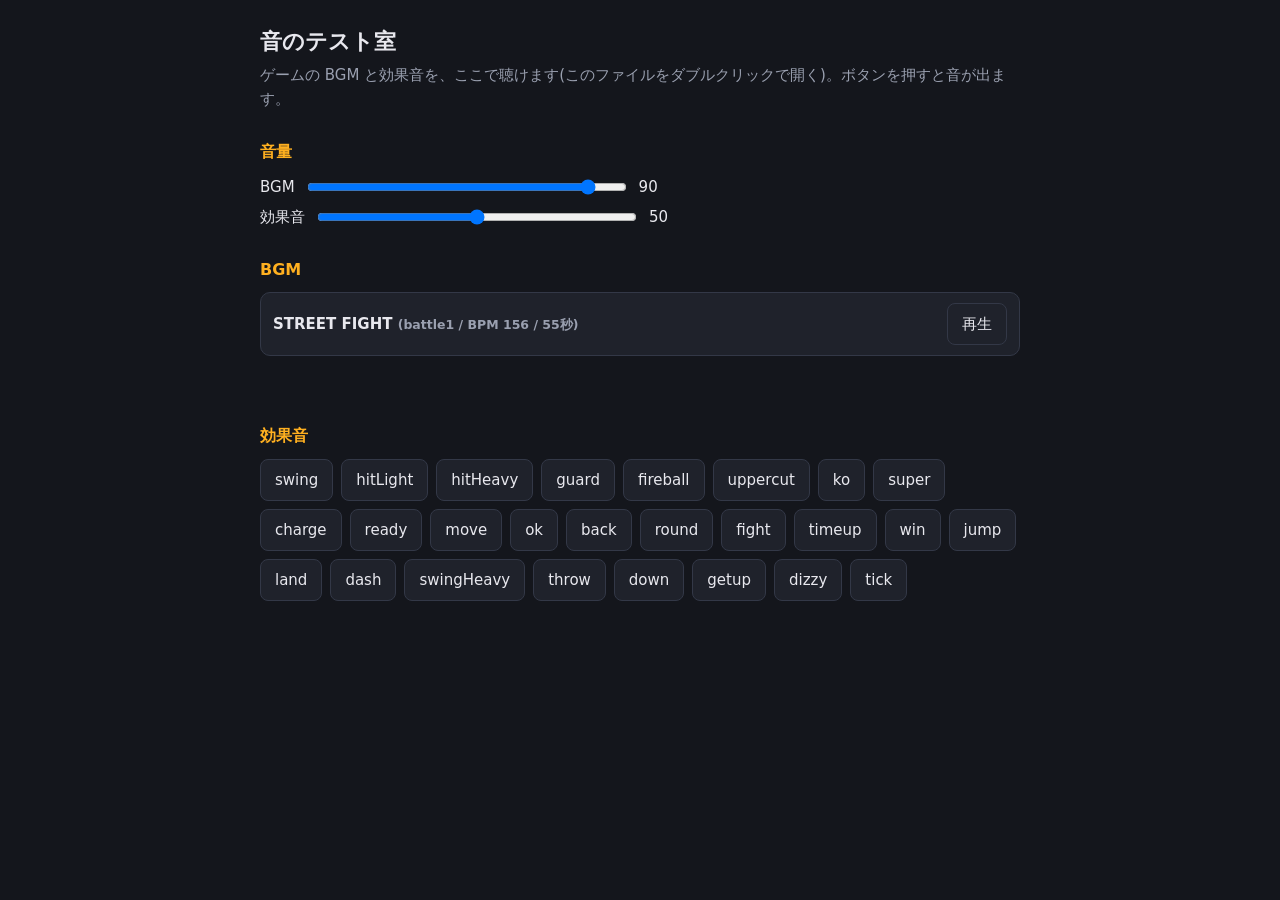
<file: tools/sound_test.html>
<!doctype html>
<html lang="ja">
<head>
<meta charset="utf-8">
<meta name="viewport" content="width=device-width, initial-scale=1">
<title>音のテスト室</title>
<style>
  :root { --bg: #14161c; --fg: #e8e8ee; --mute: #9aa0b0; --card: #1f222b; --line: #333847; --accent: #ffb020; }
  * { box-sizing: border-box; }
  body { margin: 0; padding: 24px 16px 48px; background: var(--bg); color: var(--fg); font: 15px/1.6 system-ui, "Hiragino Sans", "Yu Gothic", sans-serif; }
  main { max-width: 760px; margin: 0 auto; }
  h1 { font-size: 22px; margin: 0 0 4px; }
  h2 { font-size: 16px; margin: 28px 0 10px; color: var(--accent); }
  p.note { color: var(--mute); margin: 0 0 12px; }
  .row { display: flex; flex-wrap: wrap; gap: 8px; }
  button { background: var(--card); color: var(--fg); border: 1px solid var(--line); border-radius: 8px; padding: 8px 14px; font: inherit; cursor: pointer; }
  button:hover { border-color: var(--accent); }
  button.on { background: var(--accent); color: #1a1a1a; border-color: var(--accent); }
  .song { display: flex; align-items: center; gap: 12px; padding: 10px 12px; background: var(--card); border: 1px solid var(--line); border-radius: 10px; margin-bottom: 8px; }
  .song b { flex: 1; }
  .song small { color: var(--mute); }
  label { display: flex; align-items: center; gap: 10px; margin: 6px 0; }
  input[type=range] { flex: 1; max-width: 320px; }
  #now { color: var(--mute); min-height: 1.6em; }
</style>
</head>
<body>
<main>
  <h1>音のテスト室</h1>
  <p class="note">ゲームの BGM と効果音を、ここで聴けます(このファイルをダブルクリックで開く)。ボタンを押すと音が出ます。</p>

  <h2>音量</h2>
  <label>BGM <input id="vBgm" type="range" min="0" max="100" value="90"> <span id="vBgmN"></span></label>
  <label>効果音 <input id="vSe" type="range" min="0" max="100" value="50"> <span id="vSeN"></span></label>

  <h2>BGM</h2>
  <div id="songs"></div>
  <p id="now"></p>

  <h2>効果音</h2>
  <div class="row" id="ses"></div>
</main>

<script src="../js/namespace.js"></script>
<script src="../js/config/sound.config.js"></script>
<script src="../js/config/music.config.js"></script>
<script src="../js/core/sound.js"></script>
<script src="../js/core/music.js"></script>
<script>
(function () {
  'use strict';
  const S = Game.Core.Sound, M = Game.Core.Music, C = Game.Config;
  const $ = function (id) { return document.getElementById(id); };
  let playing = null;

  // 曲の長さ(秒)
  function lengthOf(name) {
    const s = M.compile(name);
    return Math.round(s.bars.length * s.steps * s.stepSec);
  }

  function renderSongs() {
    $('songs').innerHTML = '';
    Object.keys(C.music.songs).forEach(function (key) {
      const d = C.music.songs[key], once = d.once;
      const row = document.createElement('div'); row.className = 'song';
      row.innerHTML = '<b>' + (d.name || key) + ' <small>(' + key + ' / BPM ' + d.bpm + ' / ' + lengthOf(key) + '秒' + (once ? ' / 1回だけ' : '') + ')</small></b>';
      const b = document.createElement('button'); b.textContent = '再生';
      b.onclick = function () {
        S.unlock();
        if (playing === key) { M.stop(0.3); playing = null; } else { if (once) M.jingle(key); else M.play(key); playing = once ? null : key; }
        refresh();
      };
      row.appendChild(b); row._b = b; row._key = key; $('songs').appendChild(row);
    });
  }
  function refresh() {
    Array.prototype.forEach.call($('songs').children, function (r) {
      const on = r._key === playing;
      r._b.textContent = on ? '停止' : '再生'; r._b.className = on ? 'on' : '';
    });
    $('now').textContent = playing ? '再生中: ' + playing + '(最後まで行くと、ループの頭に戻ります)' : '';
  }

  function renderSes() {
    S.names().forEach(function (n) {
      const b = document.createElement('button'); b.textContent = n;
      b.onclick = function () { S.unlock(); S.play(n); };
      $('ses').appendChild(b);
    });
  }

  function vol() {
    C.music.volume = $('vBgm').value / 100; $('vBgmN').textContent = $('vBgm').value;
    C.sound.master = $('vSe').value / 100; $('vSeN').textContent = $('vSe').value;
    if (S.musicOut()) S.musicOut().gain.value = C.music.volume;
  }
  $('vBgm').oninput = vol; $('vSe').oninput = vol;
  window.addEventListener('keydown', function (e) { if (e.code === 'Escape') { M.stop(0.2); playing = null; refresh(); } });

  S.init(); renderSongs(); renderSes(); vol(); refresh();
})();
</script>
</body>
</html>
</file>
<file: css/style.css>
:root {
  --bg: #0b0c14;
  --fg: #e6e6ee;
  --muted: #9aa0b4;
  --line: #2a2d44;
  --panel: #12142200;
  --accent: #ffb454;
}

* { box-sizing: border-box; }

html, body {
  margin: 0;
  background: var(--bg);
  color: var(--fg);
  font: 14px/1.6 system-ui, "Hiragino Sans", "Yu Gothic UI", "Meiryo", sans-serif;
}

main {
  min-height: 100vh;
  display: flex;
  flex-direction: column;
  align-items: center;
  padding: 16px;
  gap: 16px;
}

#stage {
  width: 100%;
  display: flex;
  justify-content: center;
}

/* ドットをぼかさずに拡大表示する */
#screen {
  display: block;
  image-rendering: pixelated;
  image-rendering: crisp-edges;
  background: #000;
  border: 2px solid var(--line);
}

.panel {
  width: 100%;
  max-width: 760px;
}

.panel h1 {
  font-size: 1rem;
  margin: 0 0 8px;
  color: var(--accent);
}

.panel table {
  border-collapse: collapse;
  width: 100%;
  font-size: 0.85rem;
}

.panel th, .panel td {
  border: 1px solid var(--line);
  padding: 4px 10px;
  text-align: left;
}

.panel th { color: var(--muted); font-weight: 600; }

#debug {
  margin: 12px 0 0;
  padding: 10px 12px;
  background: #0f1120;
  border: 1px solid var(--line);
  color: var(--muted);
  font: 12px/1.5 ui-monospace, Consolas, monospace;
  white-space: pre-wrap;
  overflow-wrap: anywhere;
}
</file>
